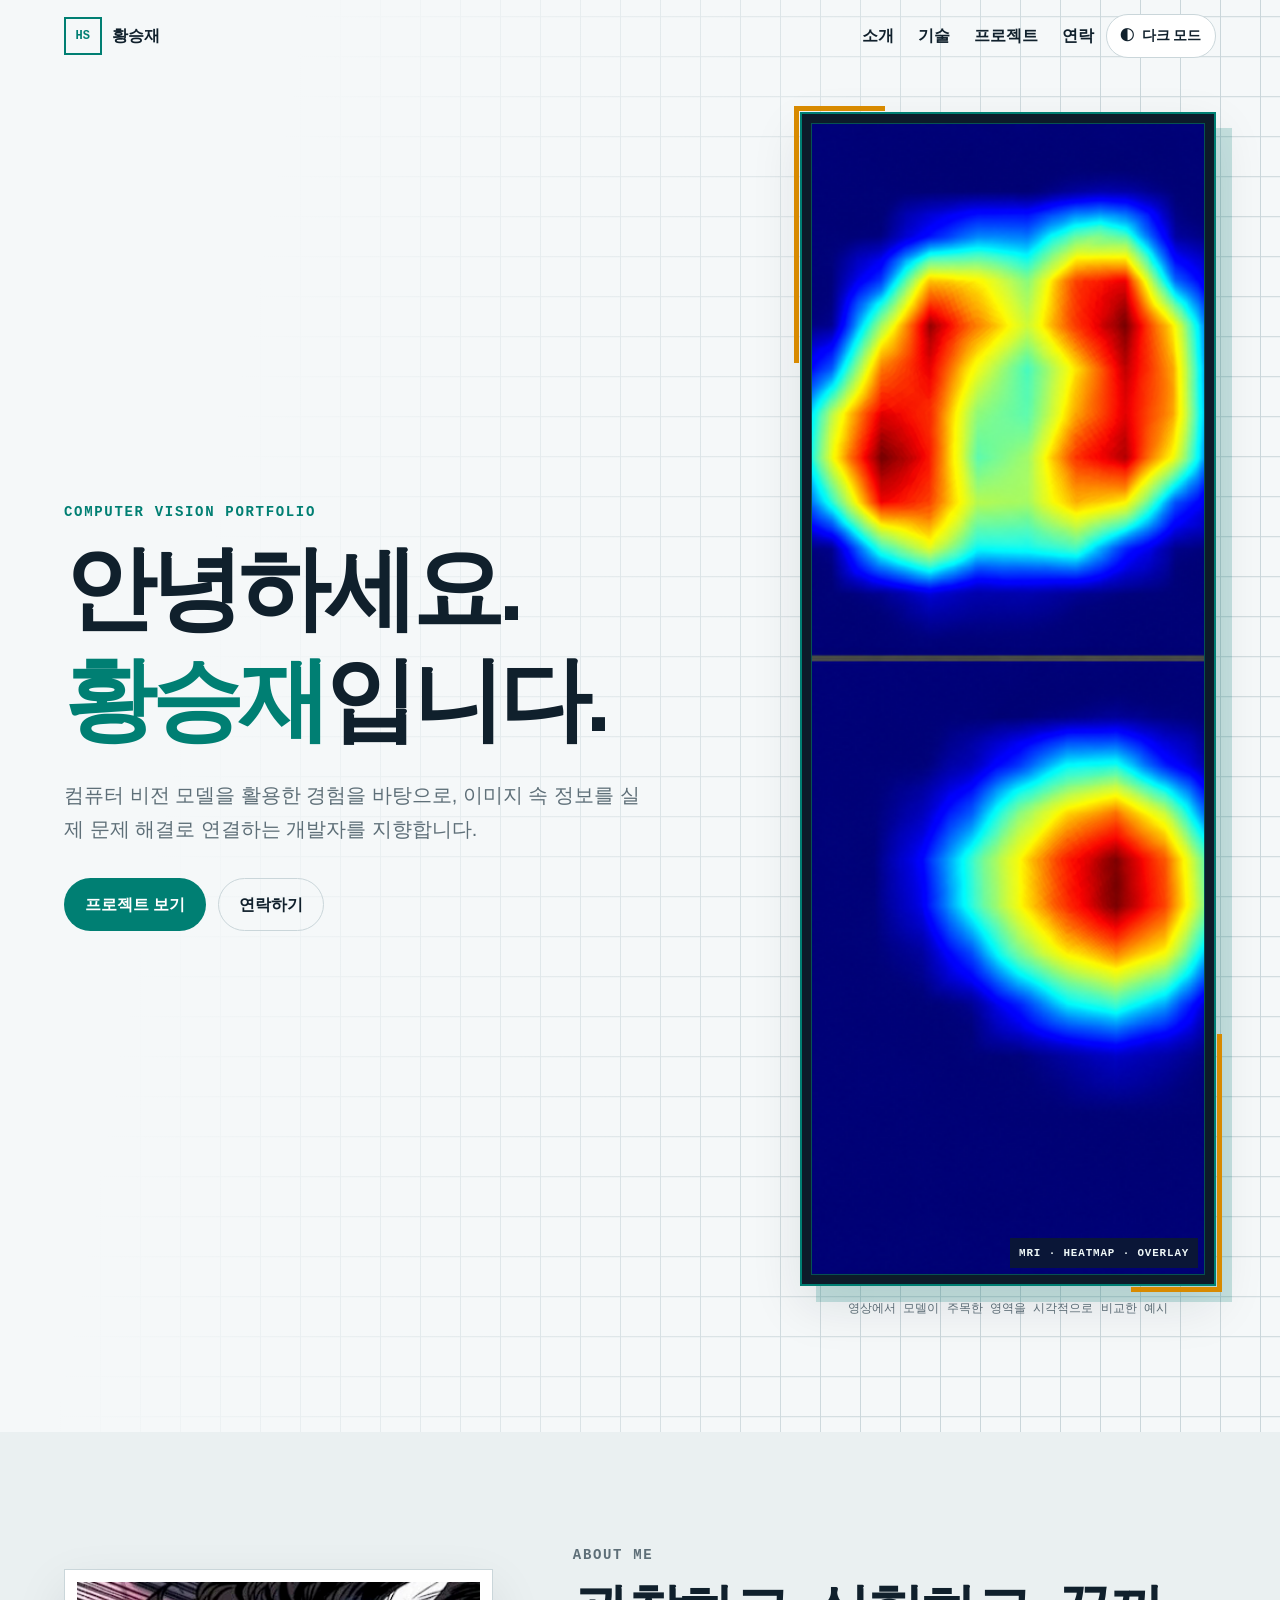
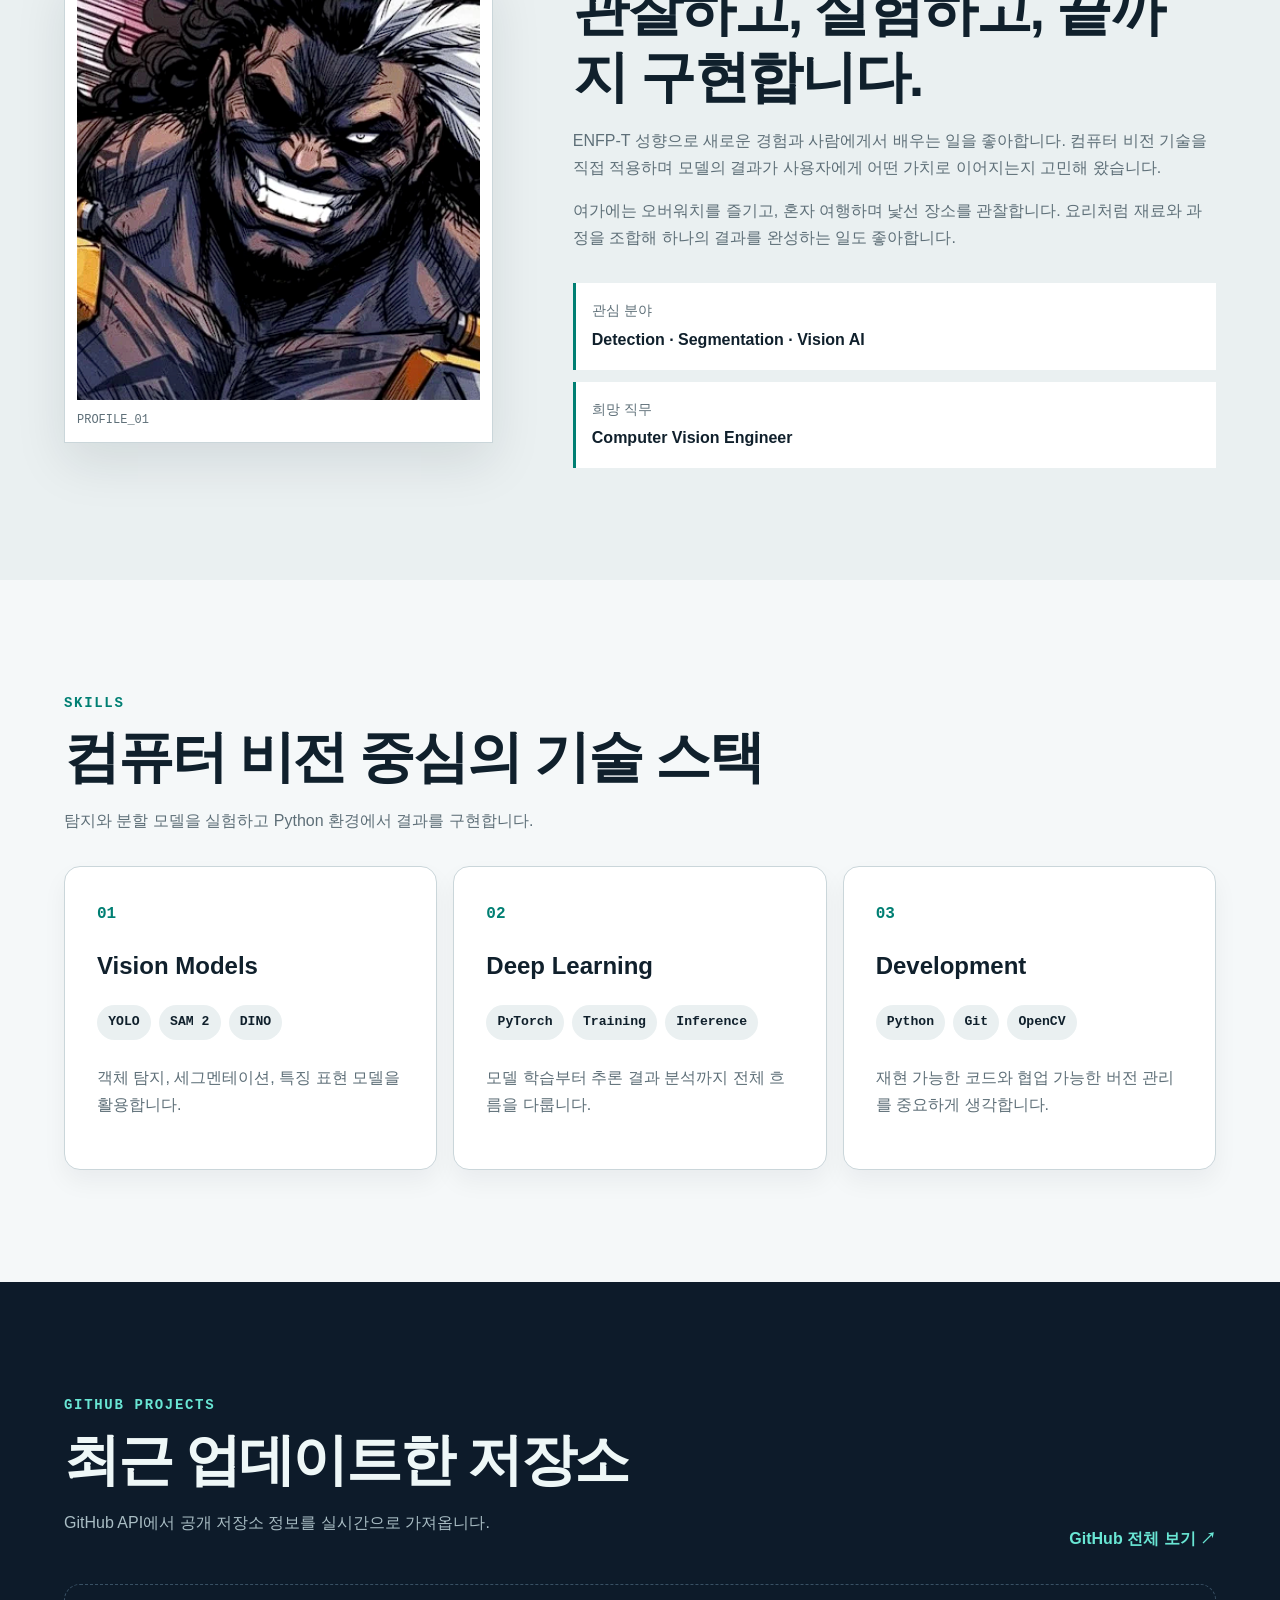
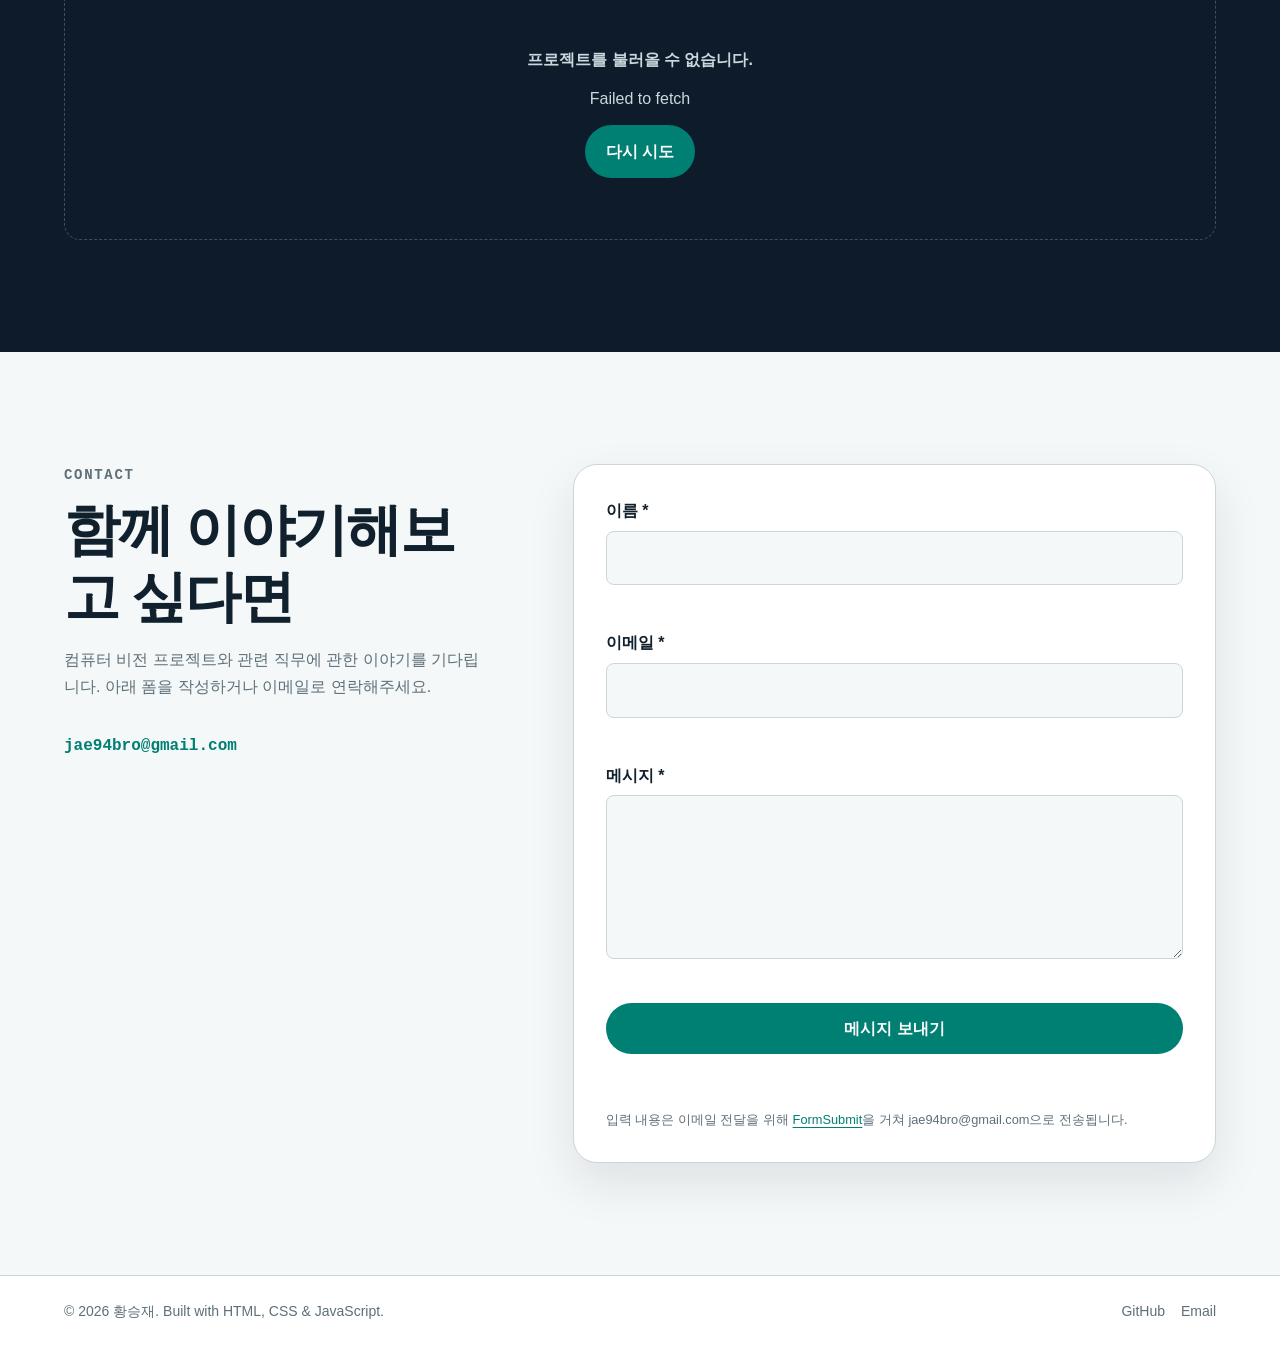
<file: index.html>
<!doctype html>
<!--
  황승재 컴퓨터 비전 포트폴리오
  HTML은 콘텐츠의 의미와 접근성만 담당하고, 디자인과 동작은 CSS/JavaScript로 분리합니다.
-->
<html lang="ko" data-theme="light">
  <head>
    <meta charset="UTF-8" />
    <meta name="viewport" content="width=device-width, initial-scale=1.0" />
    <meta
      name="description"
      content="컴퓨터 비전 분야를 지향하는 황승재의 프로젝트와 기술 경험을 소개합니다."
    />
    <meta name="author" content="황승재" />
    <title>황승재 | Computer Vision Portfolio</title>
    <link
      rel="icon"
      type="image/svg+xml"
      href="data:image/svg+xml,%3Csvg xmlns='http://www.w3.org/2000/svg' viewBox='0 0 64 64'%3E%3Crect width='64' height='64' rx='12' fill='%230d1b2a'/%3E%3Cpath d='M12 22V12h10M42 12h10v10M52 42v10H42M22 52H12V42' fill='none' stroke='%2300c2a8' stroke-width='5' stroke-linecap='round'/%3E%3Ccircle cx='32' cy='32' r='7' fill='%23f4b942'/%3E%3C/svg%3E"
    />
    <link rel="stylesheet" href="css/style.css" />
    <script src="js/script.js" defer></script>
  </head>
  <body>
    <a class="skip-link" href="#main-content">본문으로 바로가기</a>

    <!-- 고정 헤더: 데스크톱 메뉴와 모바일 햄버거 메뉴를 함께 제공합니다. -->
    <header class="site-header" id="site-header">
      <nav class="nav container" aria-label="주요 메뉴">
        <a class="logo" href="#hero" aria-label="황승재 포트폴리오 홈">
          <span class="logo-mark" aria-hidden="true">HS</span>
          <span>황승재</span>
        </a>

        <div class="nav-actions">
          <button
            class="theme-toggle"
            id="theme-toggle"
            type="button"
            aria-label="다크 모드로 전환"
          >
            <span id="theme-icon" aria-hidden="true">◐</span>
            <span class="theme-label" id="theme-label">다크 모드</span>
          </button>

          <button
            class="menu-toggle"
            id="menu-toggle"
            type="button"
            aria-label="메뉴 열기"
            aria-controls="nav-menu"
            aria-expanded="false"
          >
            <span></span>
            <span></span>
            <span></span>
          </button>
        </div>

        <ul class="nav-menu" id="nav-menu">
          <li><a href="#about">소개</a></li>
          <li><a href="#skills">기술</a></li>
          <li><a href="#projects">프로젝트</a></li>
          <li><a href="#contact">연락</a></li>
        </ul>
      </nav>
    </header>

    <main id="main-content">
      <!-- Hero: 포트폴리오의 방향과 핵심 행동을 첫 화면에 제시합니다. -->
      <section class="hero section" id="hero" aria-labelledby="hero-title">
        <div class="hero-grid container">
          <div class="hero-copy reveal">
            <p class="eyebrow">Computer Vision Portfolio</p>
            <h1 id="hero-title">
              안녕하세요.<br />
              <span>황승재</span>입니다.
            </h1>
            <p class="hero-description">
              컴퓨터 비전 모델을 활용한 경험을 바탕으로, 이미지 속 정보를
              실제 문제 해결로 연결하는 개발자를 지향합니다.
            </p>
            <div class="hero-cta">
              <a class="button button-primary" href="#projects">프로젝트 보기</a>
              <a class="button button-secondary" href="#contact">연락하기</a>
            </div>
          </div>

          <!-- 실제 MRI·히트맵 시각화로 컴퓨터 비전 관심 분야를 직관적으로 보여줍니다. -->
          <figure class="hero-visual reveal">
            <div class="hero-image-frame">
              <img
                src="images/brain-heatmap.png"
                alt="뇌 MRI와 모델 히트맵 및 오버레이 결과를 비교한 컴퓨터 비전 시각화"
                width="1536"
                height="1152"
              />
              <span class="hero-image-label" aria-hidden="true">MRI · HEATMAP · OVERLAY</span>
            </div>
            <figcaption>영상에서 모델이 주목한 영역을 시각적으로 비교한 예시</figcaption>
          </figure>
        </div>
      </section>

      <!-- About: 사용자 제공 소개와 프로필 이미지를 시맨틱하게 구성합니다. -->
      <section class="section section-muted" id="about" aria-labelledby="about-title">
        <div class="container about-grid">
          <div class="profile-frame reveal">
            <img
              src="images/profile.png"
              alt="황승재가 선택한 프로필 일러스트"
              width="456"
              height="418"
            />
            <span class="profile-caption">PROFILE_01</span>
          </div>

          <div class="about-copy reveal">
            <p class="section-kicker">About me</p>
            <h2 id="about-title">관찰하고, 실험하고, 끝까지 구현합니다.</h2>
            <p>
              ENFP-T 성향으로 새로운 경험과 사람에게서 배우는 일을 좋아합니다.
              컴퓨터 비전 기술을 직접 적용하며 모델의 결과가 사용자에게 어떤
              가치로 이어지는지 고민해 왔습니다.
            </p>
            <p>
              여가에는 오버워치를 즐기고, 혼자 여행하며 낯선 장소를 관찰합니다.
              요리처럼 재료와 과정을 조합해 하나의 결과를 완성하는 일도 좋아합니다.
            </p>
            <dl class="about-facts">
              <div>
                <dt>관심 분야</dt>
                <dd>Detection · Segmentation · Vision AI</dd>
              </div>
              <div>
                <dt>희망 직무</dt>
                <dd>Computer Vision Engineer</dd>
              </div>
            </dl>
          </div>
        </div>
      </section>

      <!-- Skills: 모델과 개발 도구를 그룹별로 구분합니다. -->
      <section class="section" id="skills" aria-labelledby="skills-title">
        <div class="container">
          <div class="section-heading reveal">
            <p class="section-kicker">Skills</p>
            <h2 id="skills-title">컴퓨터 비전 중심의 기술 스택</h2>
            <p>탐지와 분할 모델을 실험하고 Python 환경에서 결과를 구현합니다.</p>
          </div>

          <div class="skills-grid">
            <article class="skill-card reveal">
              <span class="card-number">01</span>
              <h3>Vision Models</h3>
              <ul class="tag-list" aria-label="비전 모델 기술">
                <li>YOLO</li>
                <li>SAM 2</li>
                <li>DINO</li>
              </ul>
              <p>객체 탐지, 세그멘테이션, 특징 표현 모델을 활용합니다.</p>
            </article>

            <article class="skill-card reveal">
              <span class="card-number">02</span>
              <h3>Deep Learning</h3>
              <ul class="tag-list" aria-label="딥러닝 기술">
                <li>PyTorch</li>
                <li>Training</li>
                <li>Inference</li>
              </ul>
              <p>모델 학습부터 추론 결과 분석까지 전체 흐름을 다룹니다.</p>
            </article>

            <article class="skill-card reveal">
              <span class="card-number">03</span>
              <h3>Development</h3>
              <ul class="tag-list" aria-label="개발 기술">
                <li>Python</li>
                <li>Git</li>
                <li>OpenCV</li>
              </ul>
              <p>재현 가능한 코드와 협업 가능한 버전 관리를 중요하게 생각합니다.</p>
            </article>
          </div>
        </div>
      </section>

      <!-- Projects: GitHub API의 로딩·성공·에러·빈 상태가 JavaScript로 렌더링됩니다. -->
      <section class="section section-dark" id="projects" aria-labelledby="projects-title">
        <div class="container">
          <div class="projects-heading reveal">
            <div>
              <p class="section-kicker">GitHub Projects</p>
              <h2 id="projects-title">최근 업데이트한 저장소</h2>
              <p>GitHub API에서 공개 저장소 정보를 실시간으로 가져옵니다.</p>
            </div>
            <a
              class="text-link"
              href="https://github.com/bidulgiya999"
              target="_blank"
              rel="noopener noreferrer"
            >
              GitHub 전체 보기 <span aria-hidden="true">↗</span>
            </a>
          </div>

          <div
            class="project-filters"
            id="project-filters"
            aria-label="프로젝트 언어 필터"
            hidden
          ></div>

          <div
            class="projects-grid"
            id="projects-grid"
            aria-live="polite"
            aria-busy="true"
          >
            <div class="project-state">
              <span class="spinner" aria-hidden="true"></span>
              <p>프로젝트를 불러오는 중입니다.</p>
            </div>
          </div>

          <noscript>
            <p class="noscript-message">
              프로젝트 목록을 보려면 브라우저에서 JavaScript를 활성화해주세요.
            </p>
          </noscript>
        </div>
      </section>

      <!-- Contact: 입력값을 검증한 뒤 FormSubmit을 통해 지정된 이메일로 전달합니다. -->
      <section class="section" id="contact" aria-labelledby="contact-title">
        <div class="container contact-grid">
          <div class="contact-copy reveal">
            <p class="section-kicker">Contact</p>
            <h2 id="contact-title">함께 이야기해보고 싶다면</h2>
            <p>
              컴퓨터 비전 프로젝트와 관련 직무에 관한 이야기를 기다립니다.
              아래 폼을 작성하거나 이메일로 연락해주세요.
            </p>
            <a class="contact-email" href="mailto:jae94bro@gmail.com">
              jae94bro@gmail.com
            </a>
          </div>

          <form
            class="contact-form reveal"
            id="contact-form"
            action="https://formsubmit.co/jae94bro@gmail.com"
            method="POST"
            novalidate
          >
            <!-- JavaScript를 사용할 수 없는 환경에서도 적용되는 전송 설정입니다. -->
            <input type="hidden" name="_subject" value="포트폴리오에서 새로운 문의가 도착했습니다." />
            <input type="hidden" name="_template" value="table" />
            <input type="hidden" name="_captcha" value="false" />
            <input type="hidden" name="_url" id="form-url" value="" />

            <!-- 화면에서는 보이지 않지만 자동 입력 봇을 걸러내는 허니팟 필드입니다. -->
            <div class="honeypot" aria-hidden="true">
              <label for="website">웹사이트</label>
              <input id="website" name="_honey" type="text" tabindex="-1" autocomplete="off" />
            </div>

            <div class="form-field">
              <label for="name">이름 <span aria-hidden="true">*</span></label>
              <input
                id="name"
                name="name"
                type="text"
                autocomplete="name"
                aria-describedby="name-error"
                data-validate
                required
              />
              <span class="field-error" id="name-error" aria-live="polite"></span>
            </div>

            <div class="form-field">
              <label for="email">이메일 <span aria-hidden="true">*</span></label>
              <input
                id="email"
                name="email"
                type="email"
                autocomplete="email"
                aria-describedby="email-error"
                data-validate
                required
              />
              <span class="field-error" id="email-error" aria-live="polite"></span>
            </div>

            <div class="form-field">
              <label for="message">메시지 <span aria-hidden="true">*</span></label>
              <textarea
                id="message"
                name="message"
                rows="5"
                aria-describedby="message-error"
                data-validate
                required
              ></textarea>
              <span class="field-error" id="message-error" aria-live="polite"></span>
            </div>

            <button class="button button-primary submit-button" type="submit">
              메시지 보내기
            </button>
            <p class="form-status" id="form-status" role="status" aria-live="polite"></p>
            <p class="form-notice">
              입력 내용은 이메일 전달을 위해
              <a href="https://formsubmit.co/" target="_blank" rel="noopener noreferrer">FormSubmit</a>을
              거쳐 jae94bro@gmail.com으로 전송됩니다.
            </p>
          </form>
        </div>
      </section>
    </main>

    <footer class="site-footer">
      <div class="container footer-content">
        <p>© <span id="current-year"></span> 황승재. Built with HTML, CSS &amp; JavaScript.</p>
        <div class="footer-links" aria-label="소셜 링크">
          <a href="https://github.com/bidulgiya999" target="_blank" rel="noopener noreferrer">
            GitHub
          </a>
          <a href="mailto:jae94bro@gmail.com">Email</a>
        </div>
      </div>
    </footer>

    <!-- 스크롤 최상단 기능은 유지하되, 화살표 대신 명확한 TOP 텍스트를 사용합니다. -->
    <button class="scroll-top" id="scroll-top" type="button" aria-label="페이지 맨 위로 이동">
      <span aria-hidden="true">TOP</span>
    </button>
  </body>
</html>
</file>
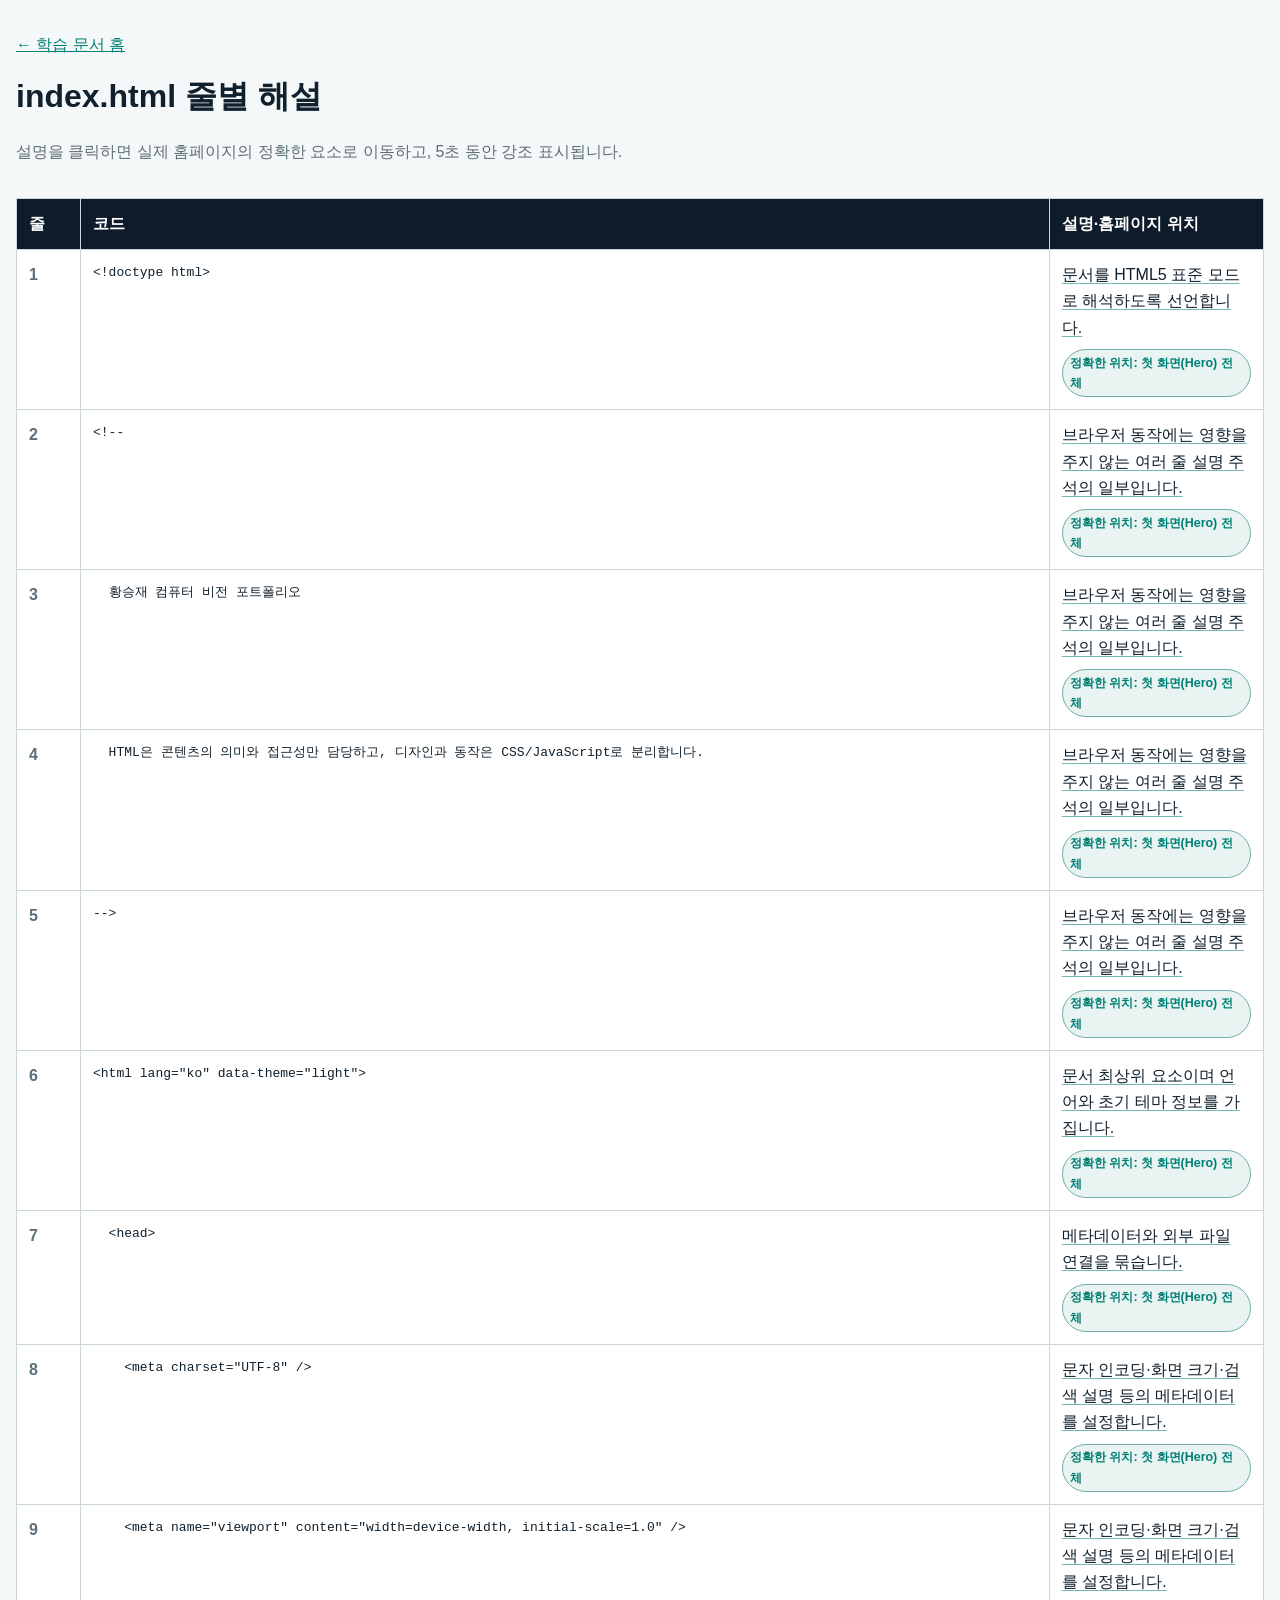
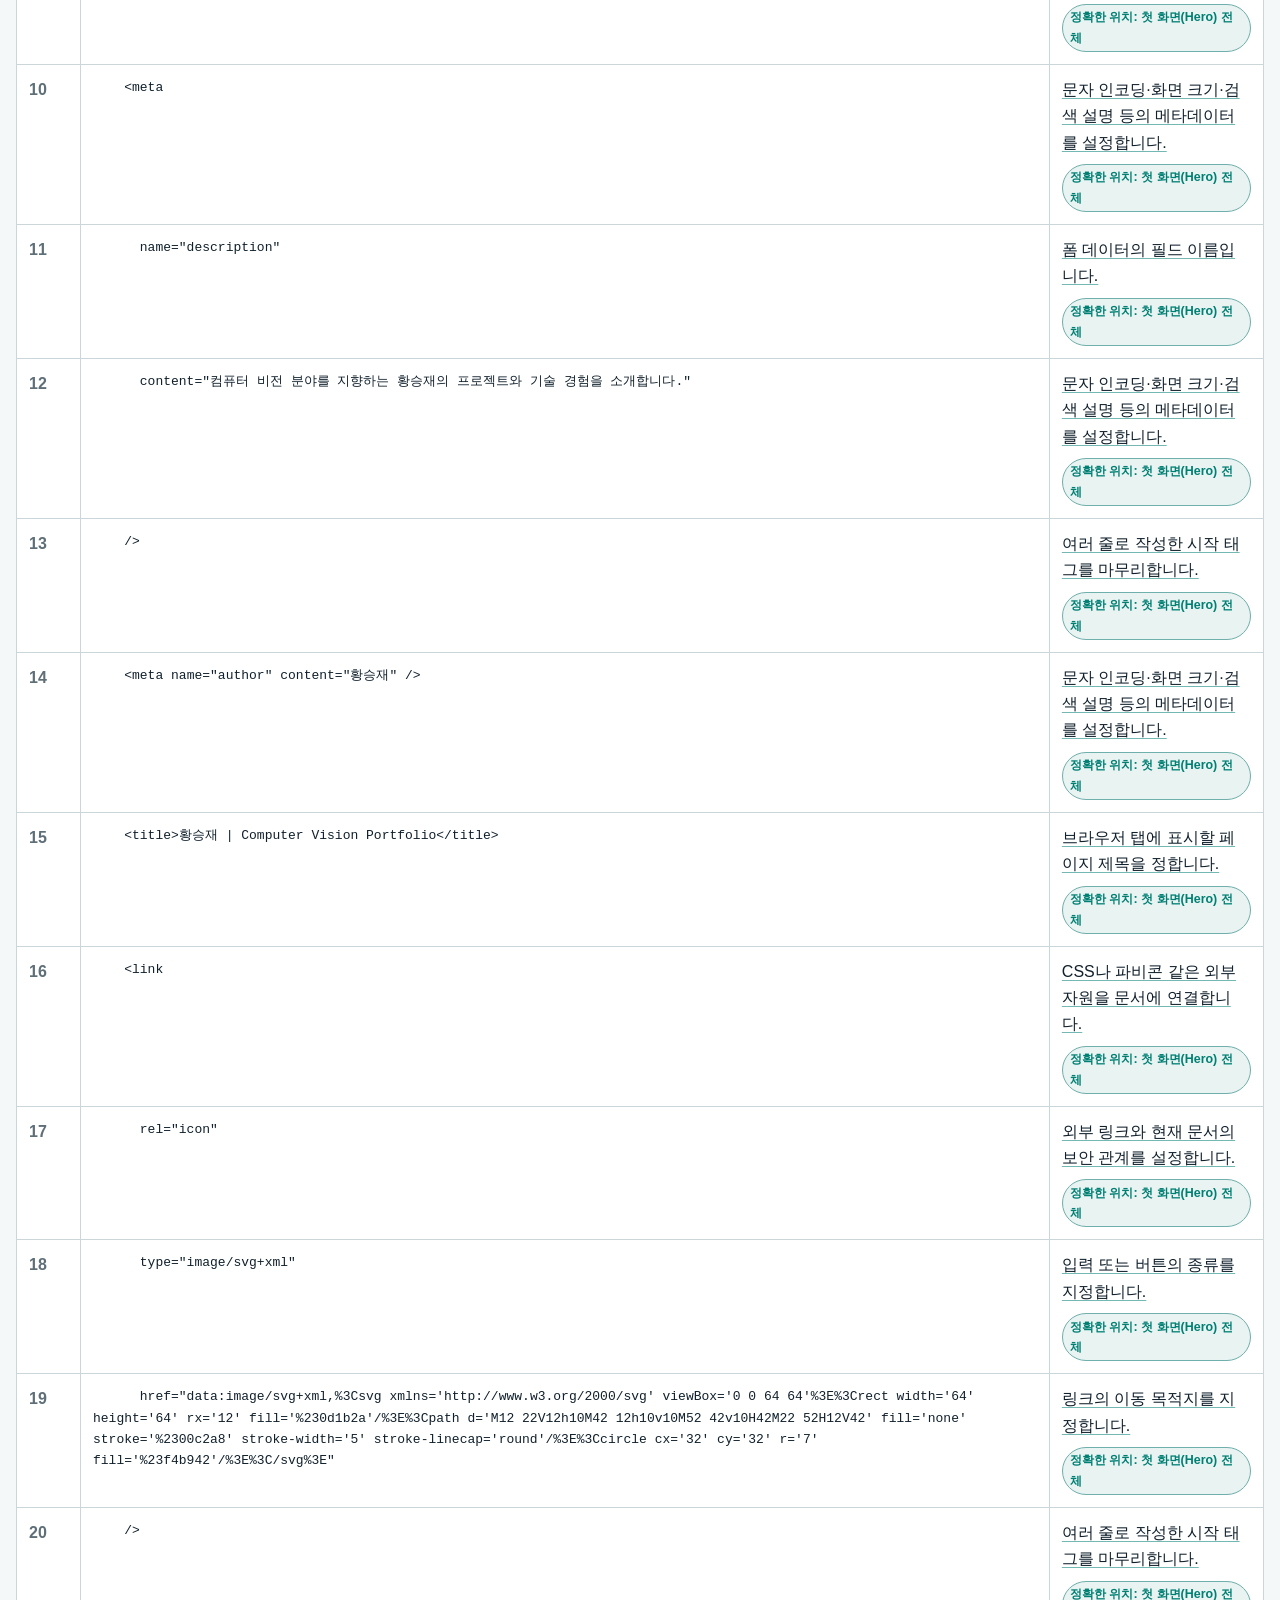
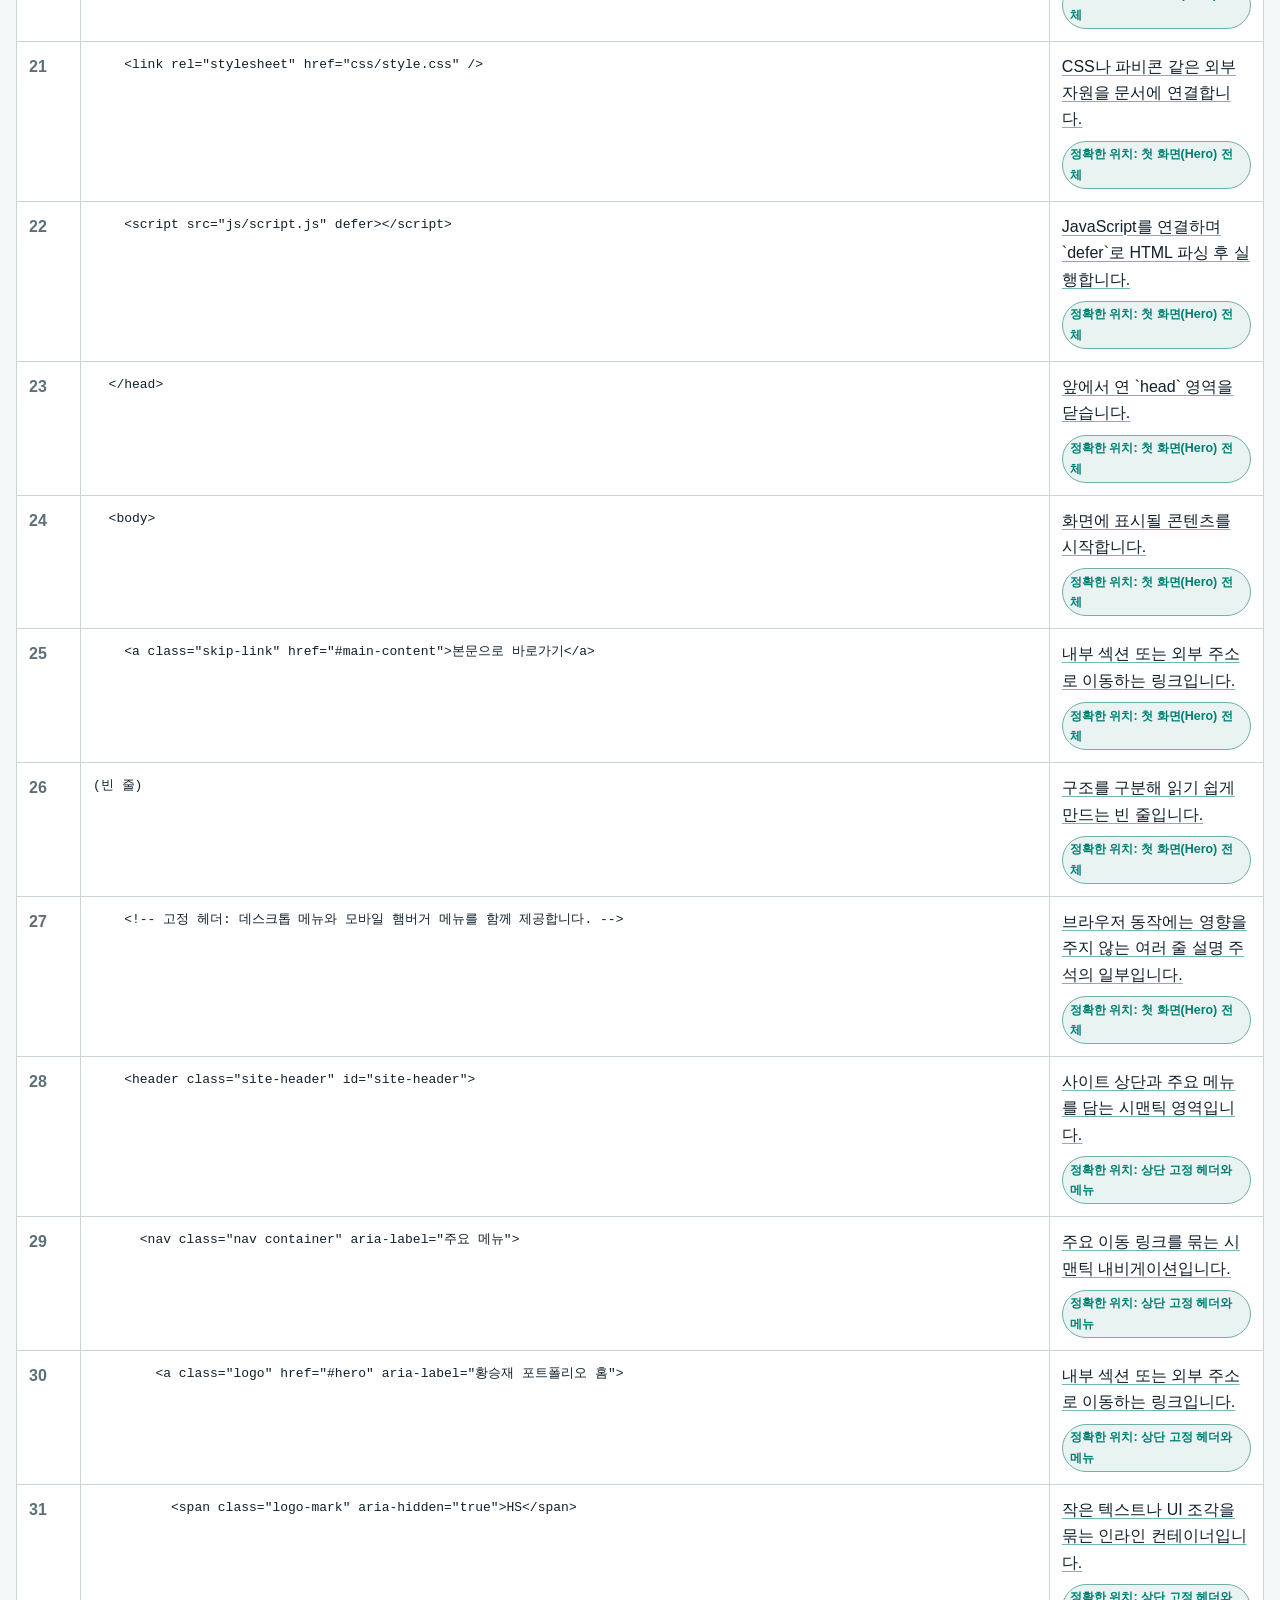
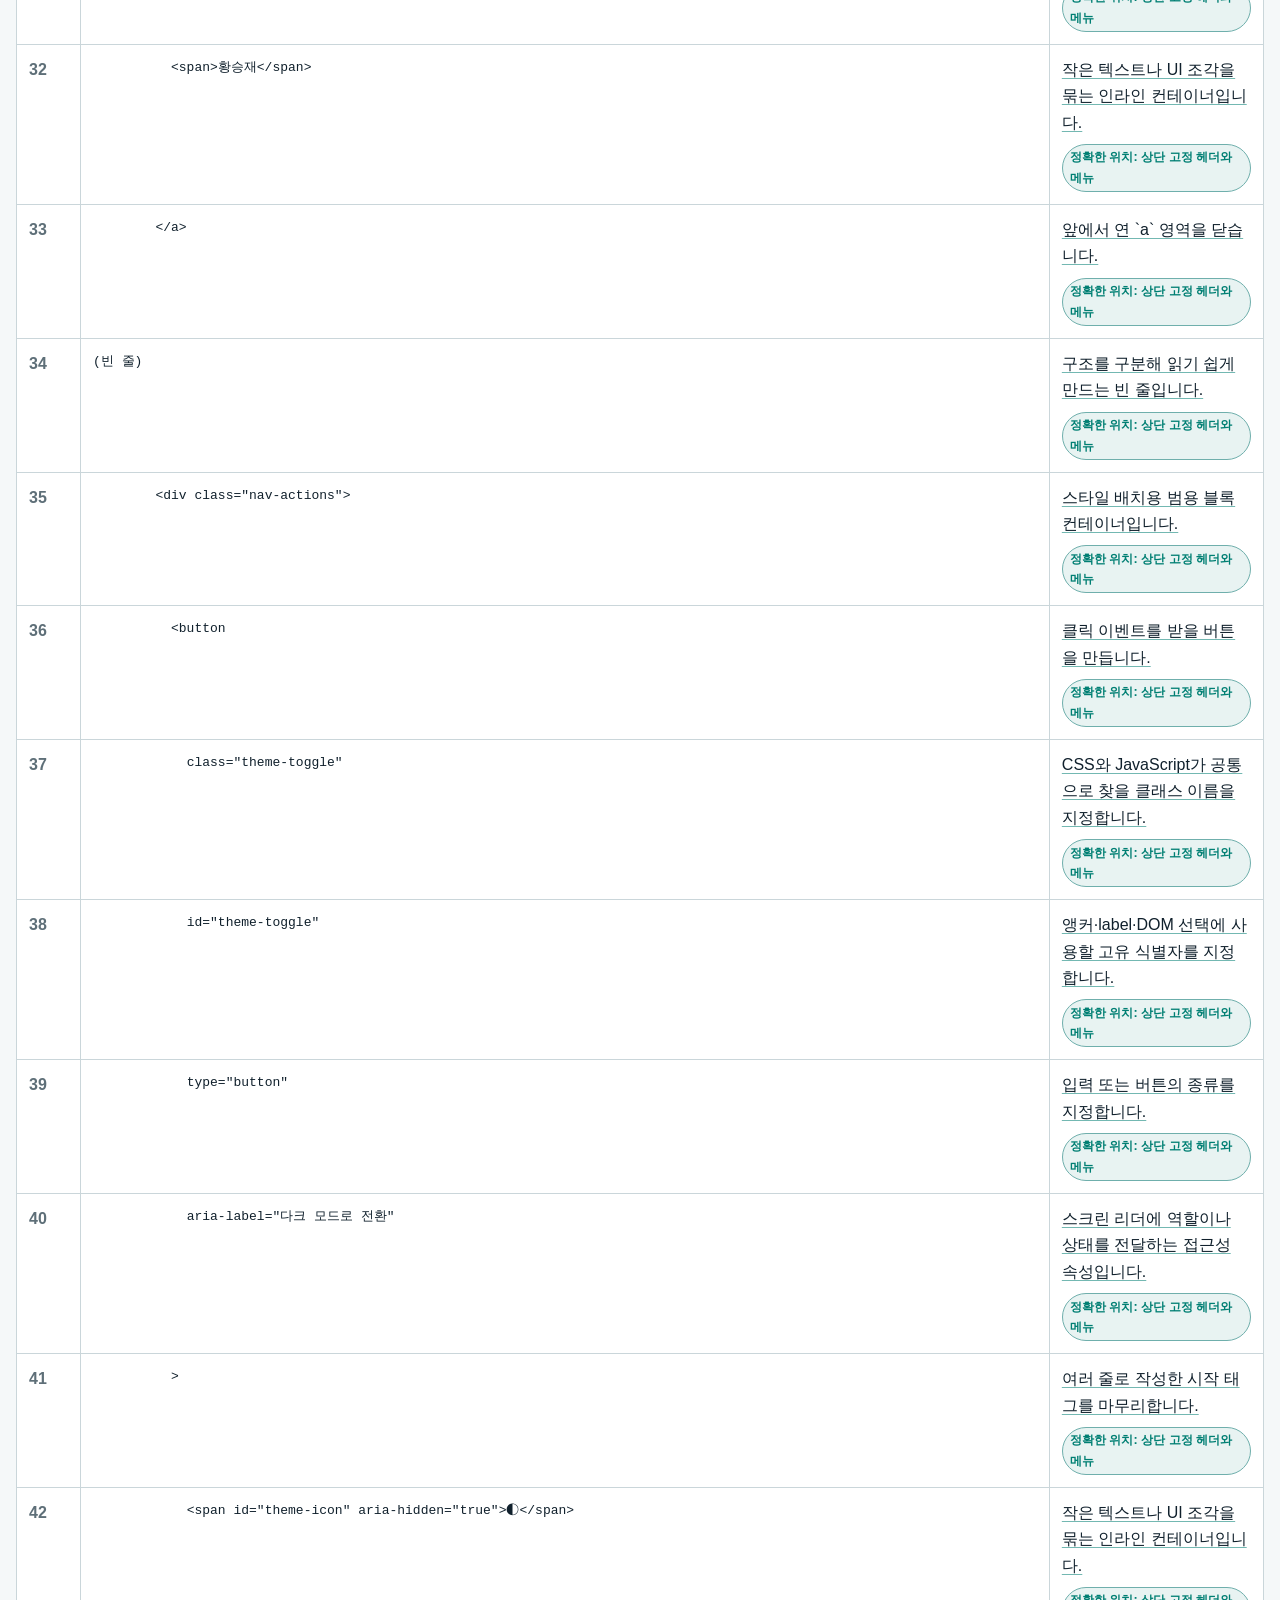
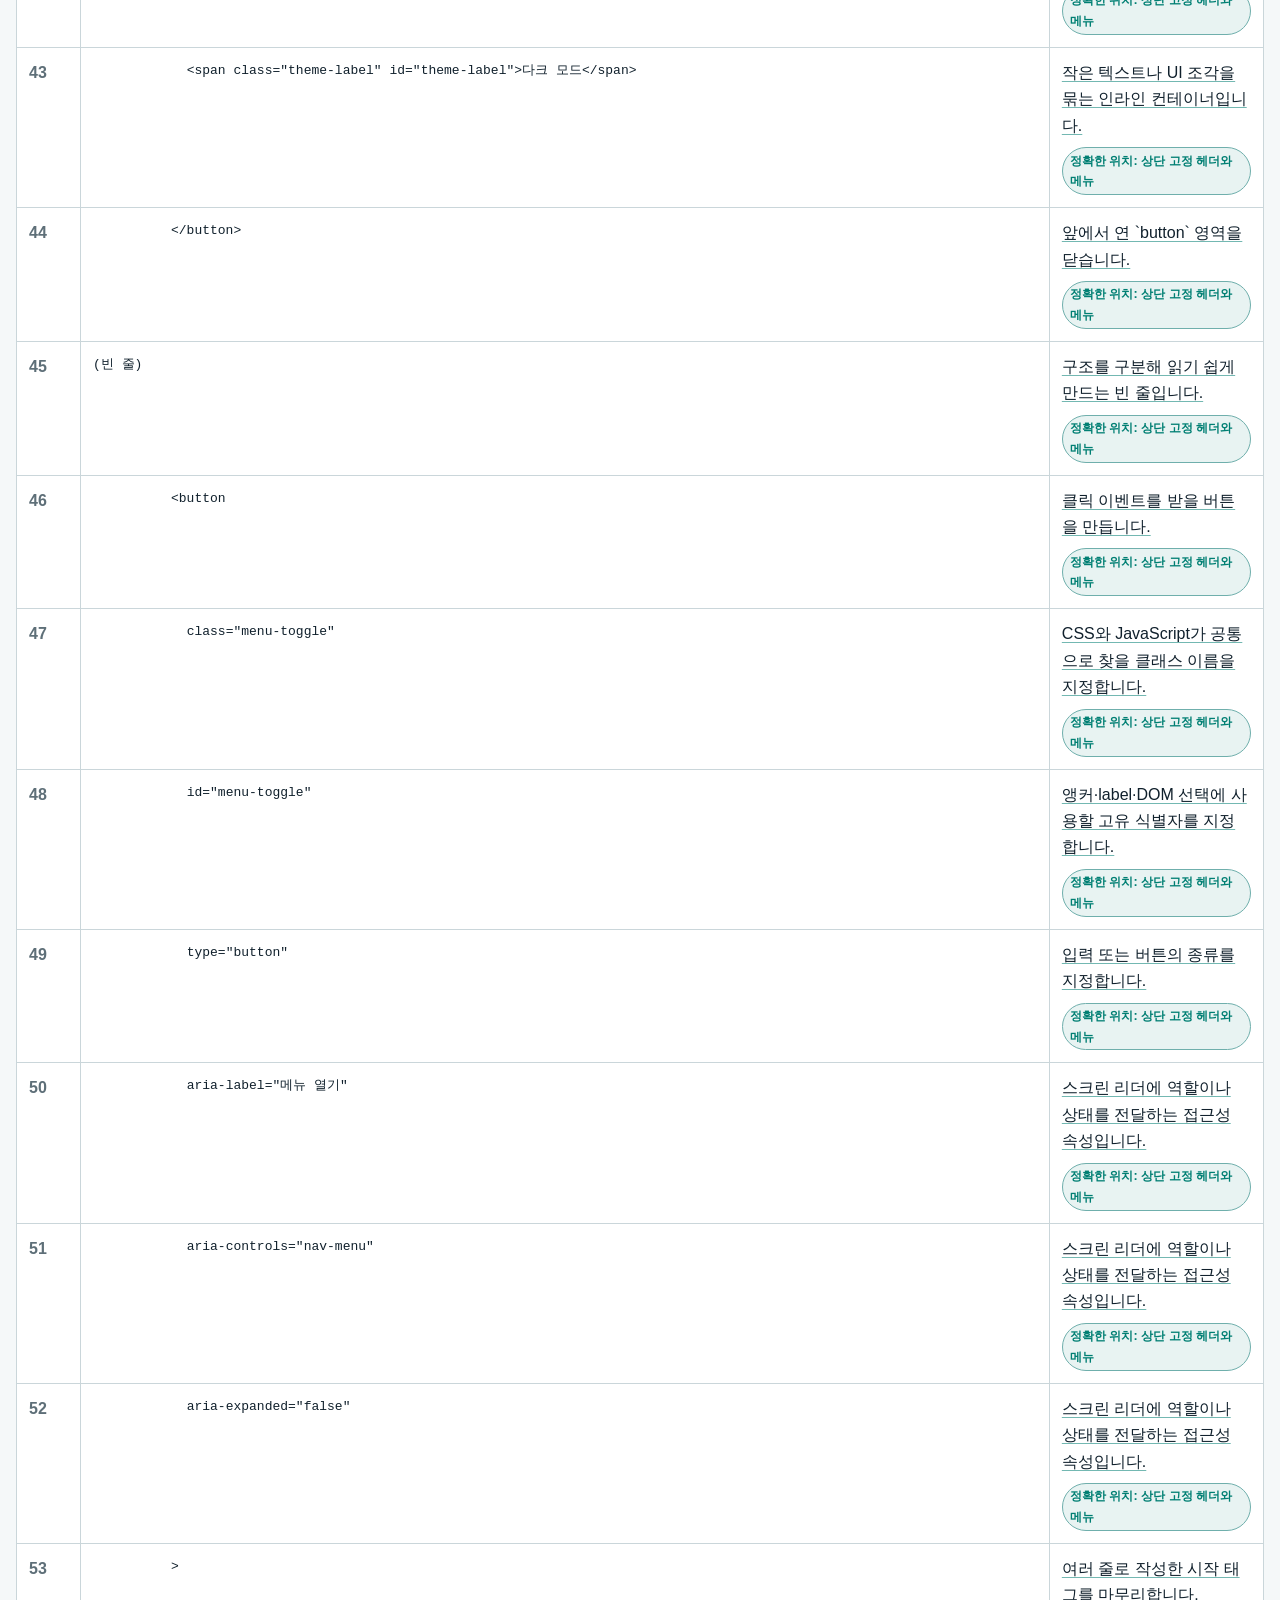
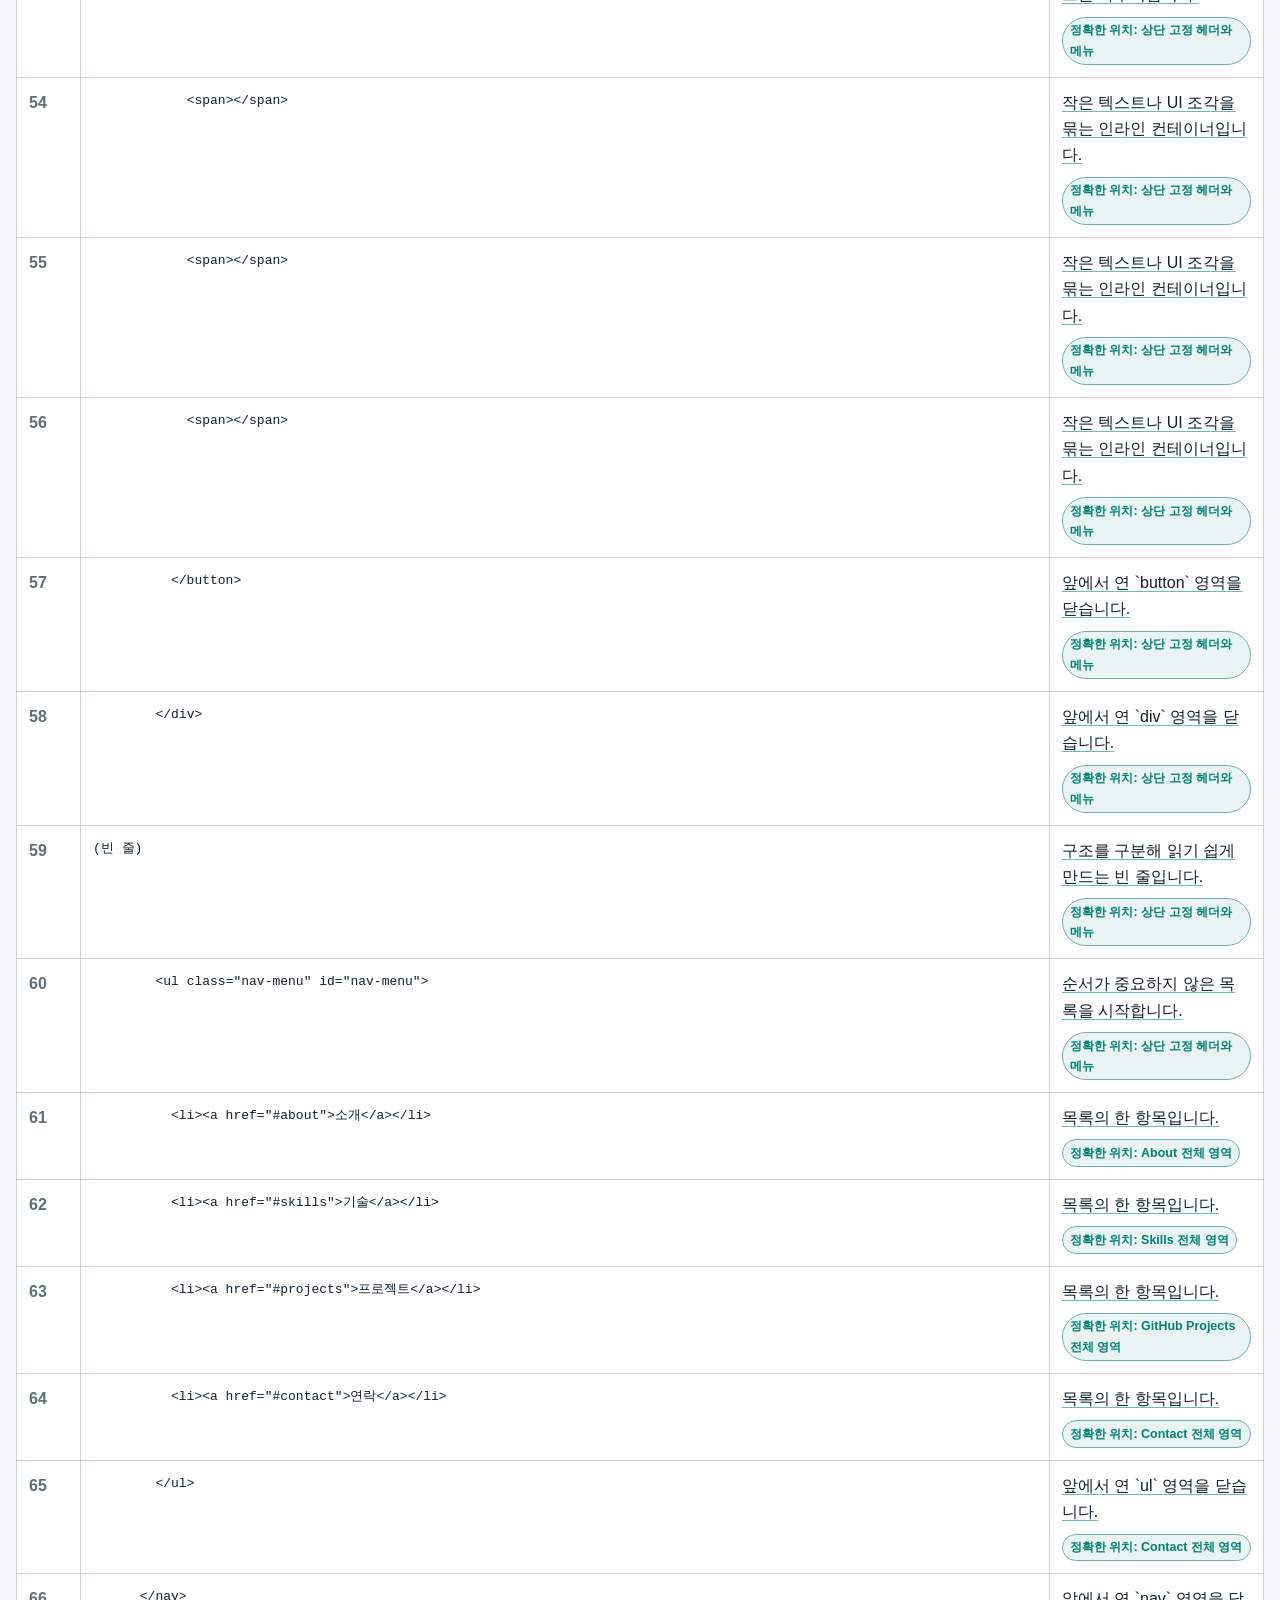
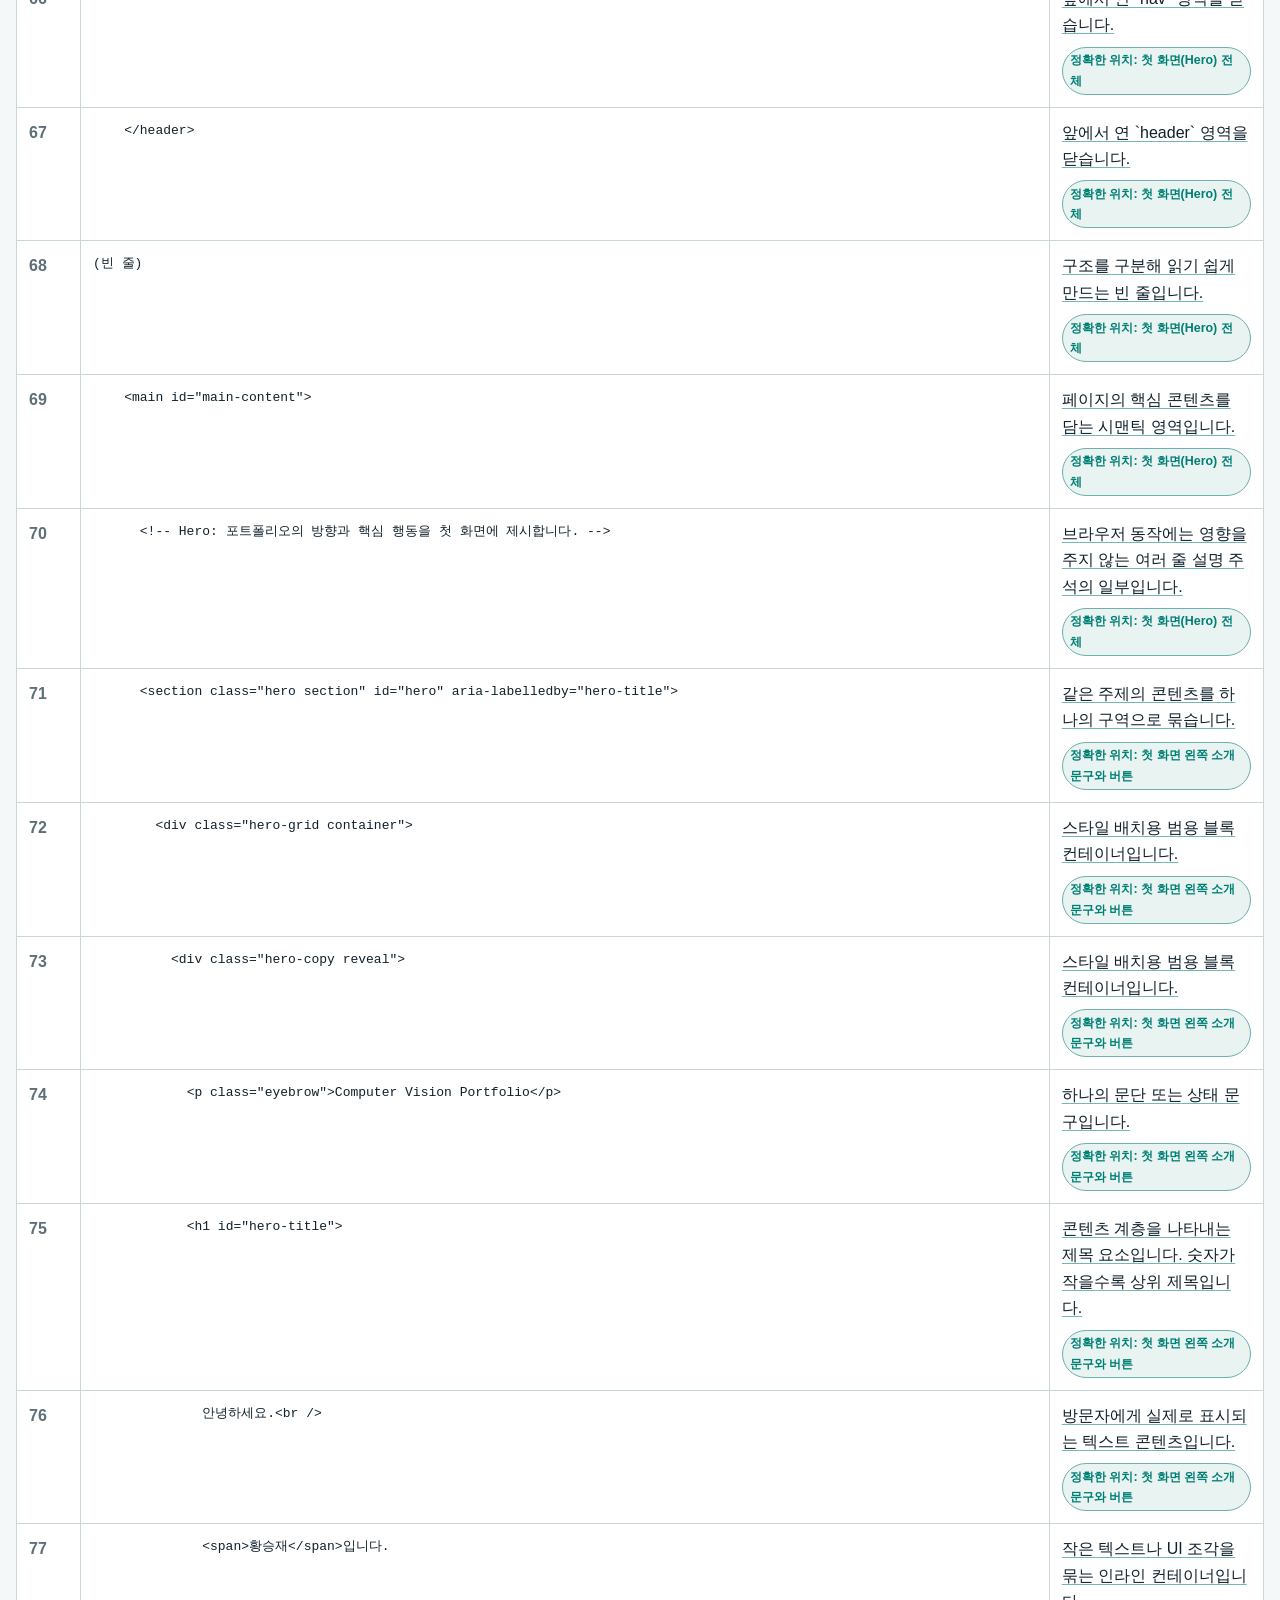
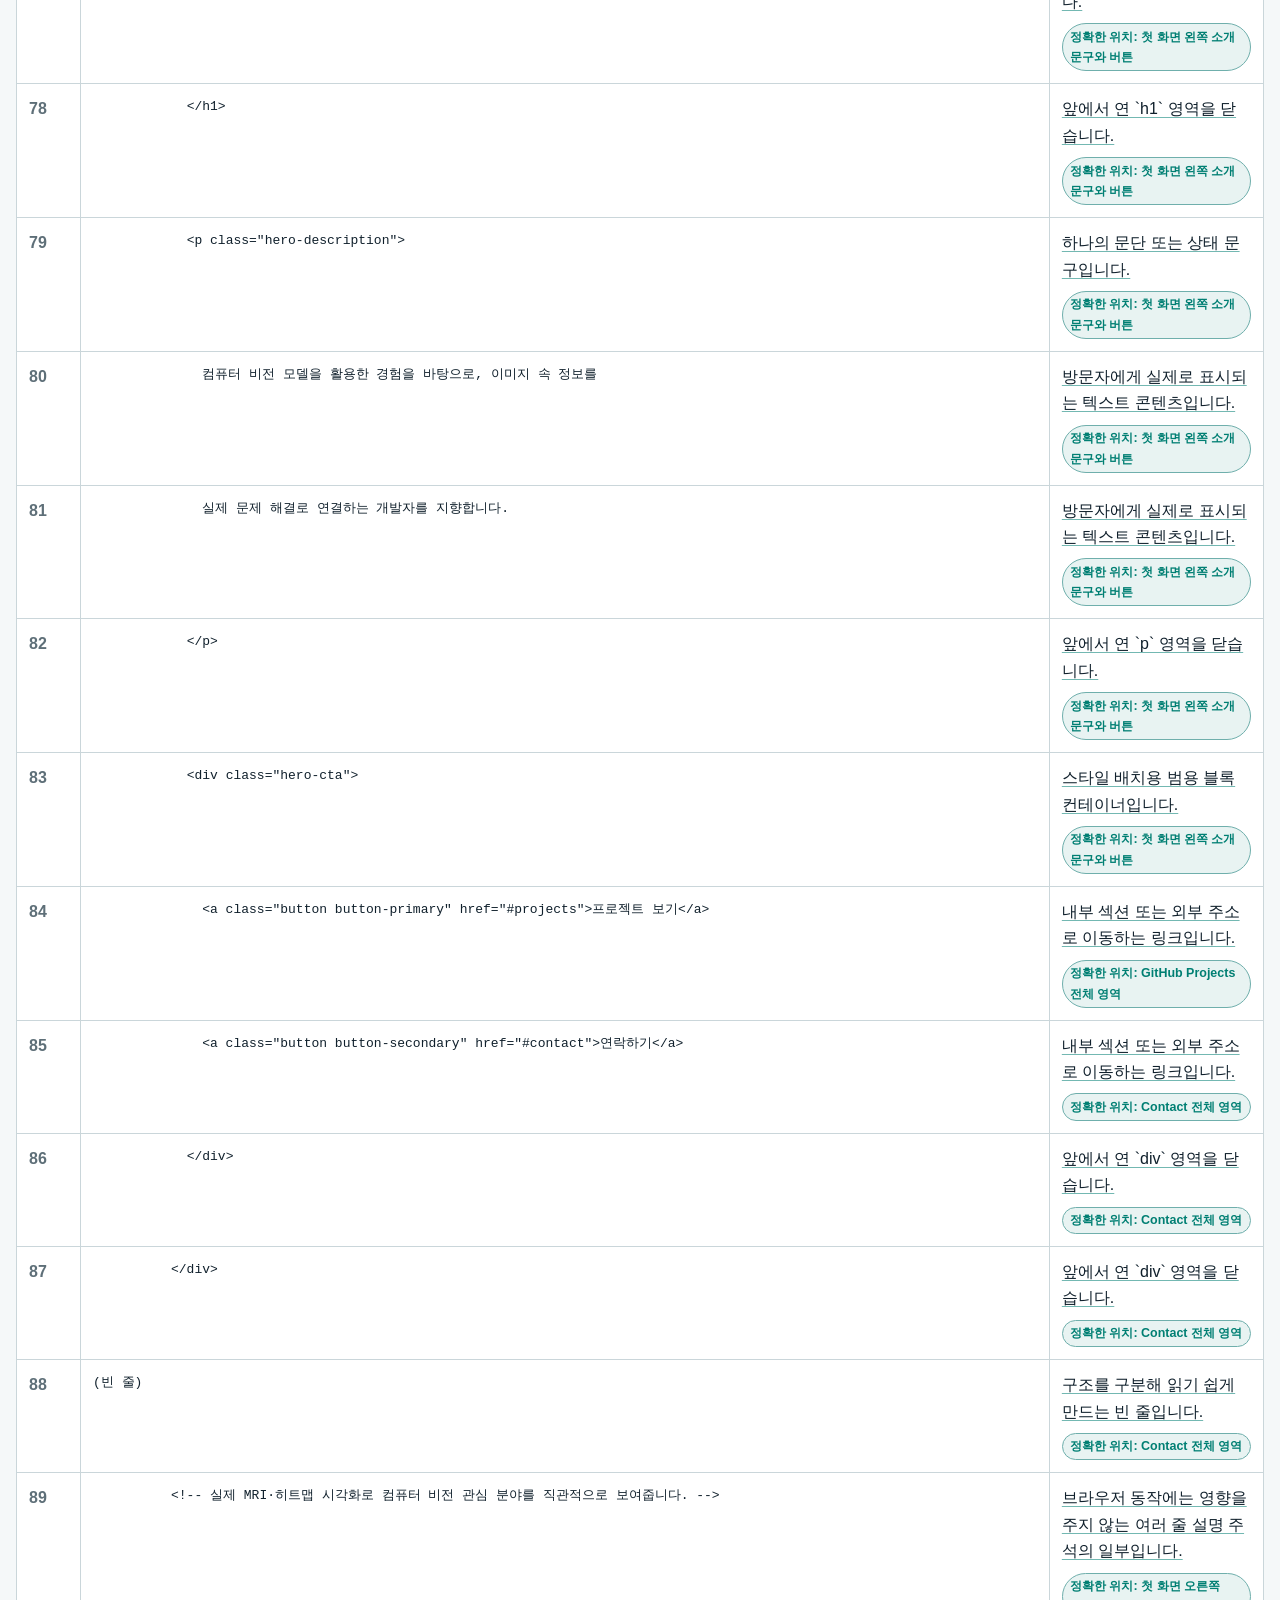
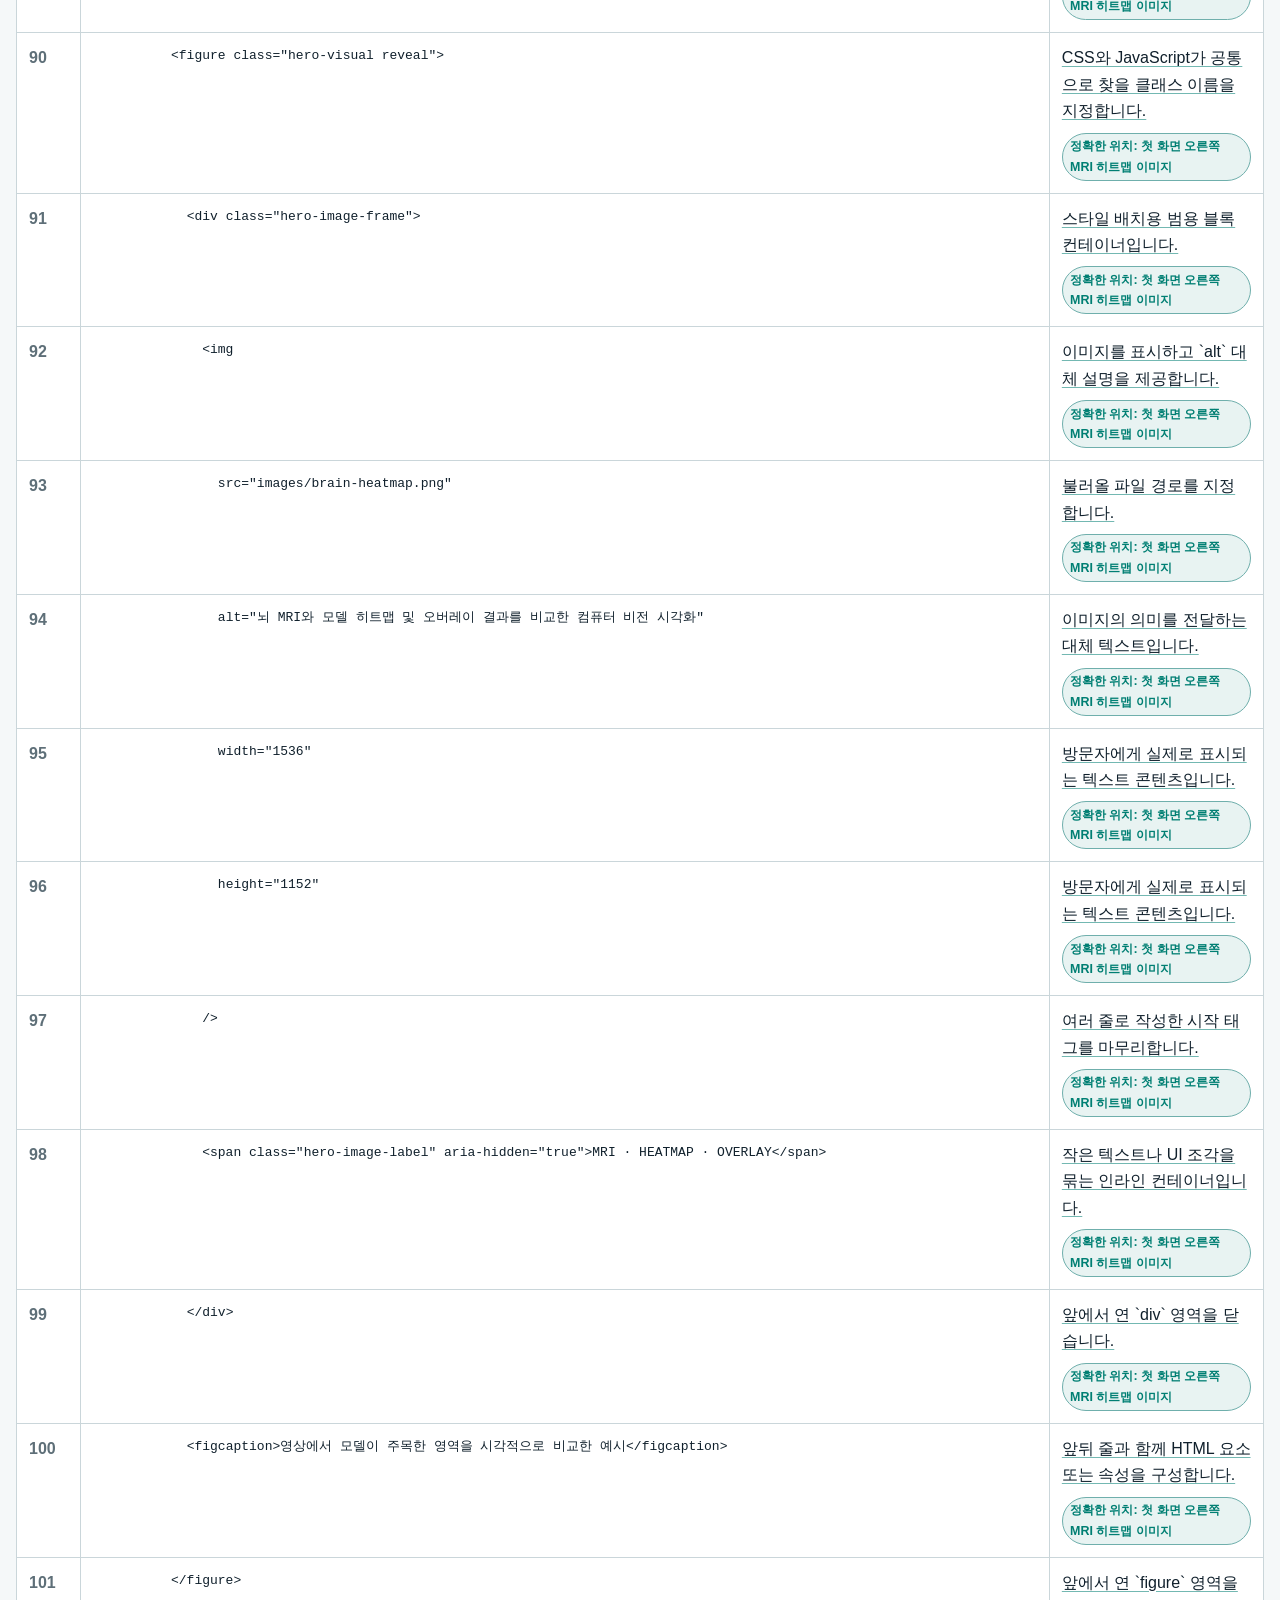
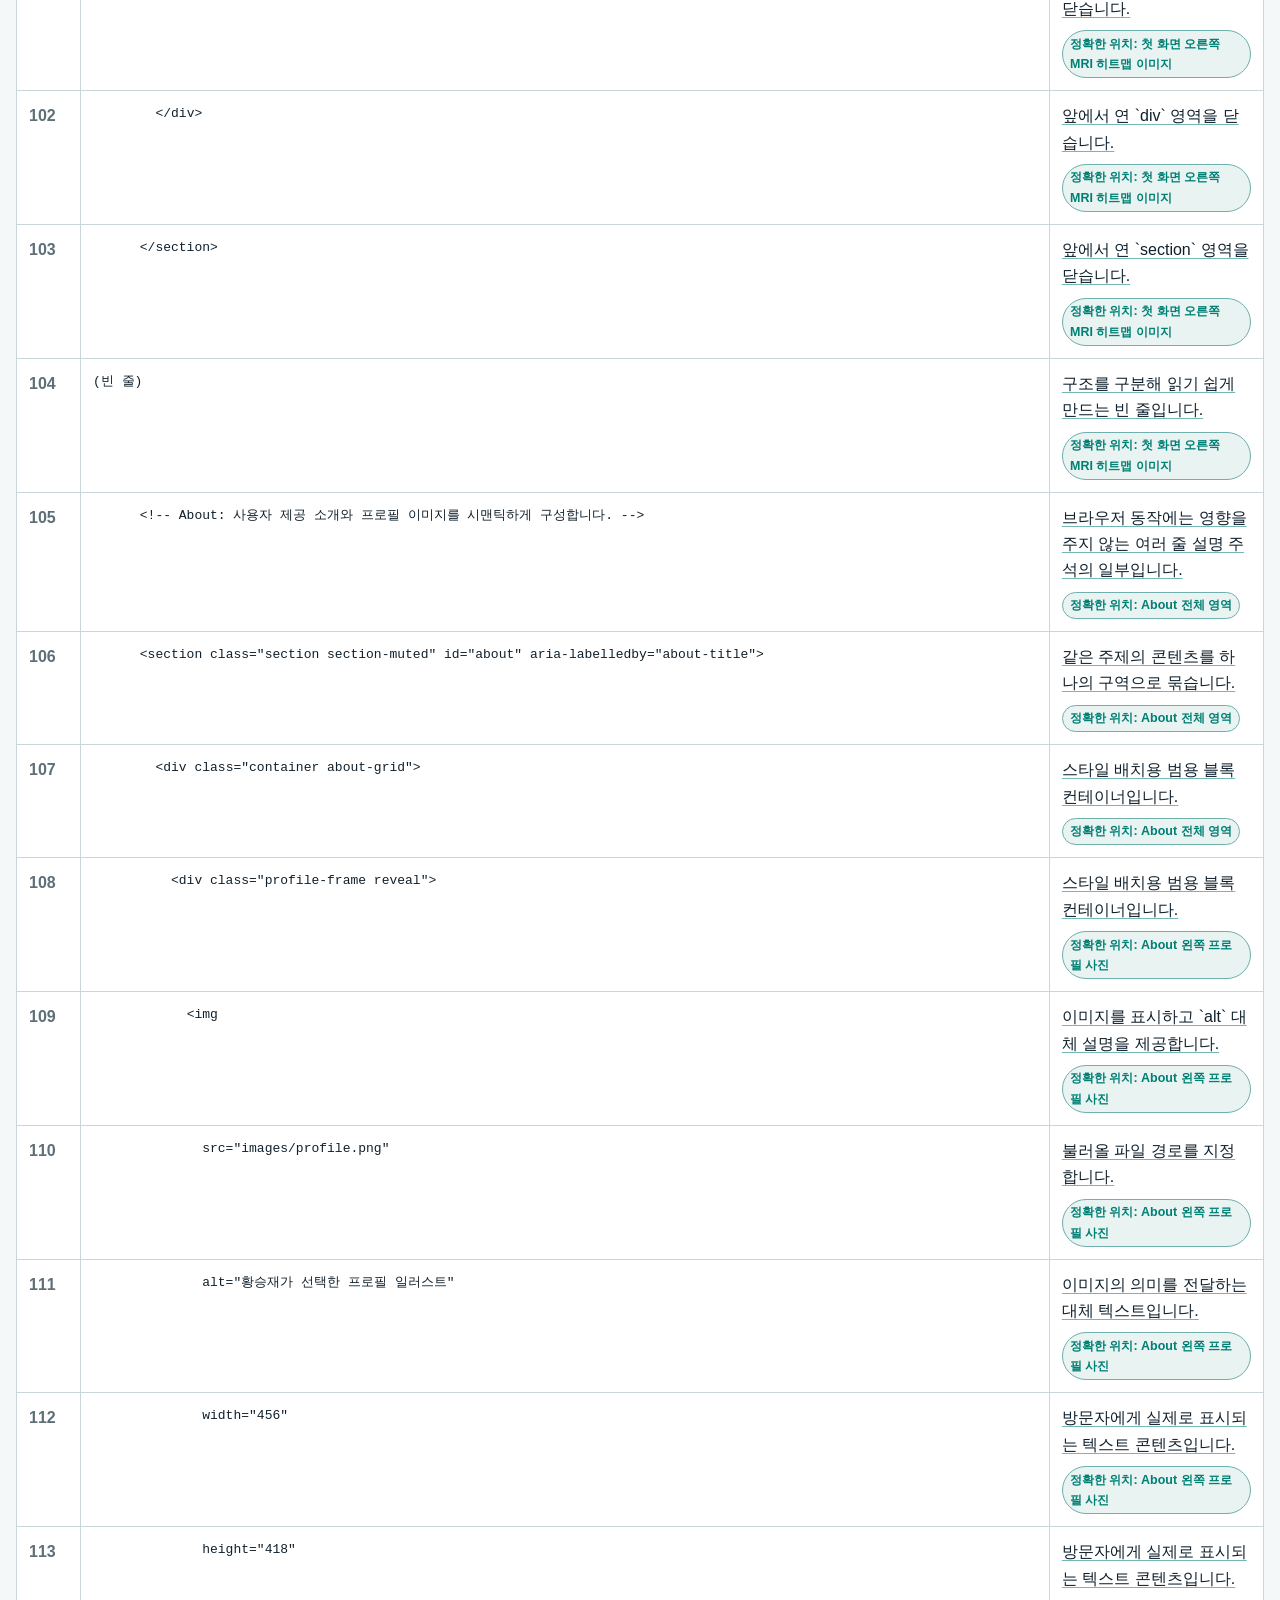
<file: docs/annotated-index.html>
<!doctype html>
<html lang="ko"><head><meta charset="UTF-8"><meta name="viewport" content="width=device-width, initial-scale=1.0">
<title>index.html 줄별 해설</title><link rel="stylesheet" href="guide.css"></head>
<body><header class="guide-header"><a href="code-guide.html">← 학습 문서 홈</a><h1>index.html 줄별 해설</h1>
<p>설명을 클릭하면 실제 홈페이지의 정확한 요소로 이동하고, 5초 동안 강조 표시됩니다.</p></header>
<main><div class="table-wrap"><table><thead><tr><th>줄</th><th>코드</th><th>설명·홈페이지 위치</th></tr></thead>
<tbody><tr id="L1"><th>1</th><td><code>&lt;!doctype html&gt;</code></td><td><a href="../index.html?focus=hero#hero" title="첫 화면(Hero) 전체에서 보기">문서를 HTML5 표준 모드로 해석하도록 선언합니다.</a><small class="location-label">정확한 위치: 첫 화면(Hero) 전체</small></td></tr><tr id="L2"><th>2</th><td><code>&lt;!--</code></td><td><a href="../index.html?focus=hero#hero" title="첫 화면(Hero) 전체에서 보기">브라우저 동작에는 영향을 주지 않는 여러 줄 설명 주석의 일부입니다.</a><small class="location-label">정확한 위치: 첫 화면(Hero) 전체</small></td></tr><tr id="L3"><th>3</th><td><code>  황승재 컴퓨터 비전 포트폴리오</code></td><td><a href="../index.html?focus=hero#hero" title="첫 화면(Hero) 전체에서 보기">브라우저 동작에는 영향을 주지 않는 여러 줄 설명 주석의 일부입니다.</a><small class="location-label">정확한 위치: 첫 화면(Hero) 전체</small></td></tr><tr id="L4"><th>4</th><td><code>  HTML은 콘텐츠의 의미와 접근성만 담당하고, 디자인과 동작은 CSS/JavaScript로 분리합니다.</code></td><td><a href="../index.html?focus=hero#hero" title="첫 화면(Hero) 전체에서 보기">브라우저 동작에는 영향을 주지 않는 여러 줄 설명 주석의 일부입니다.</a><small class="location-label">정확한 위치: 첫 화면(Hero) 전체</small></td></tr><tr id="L5"><th>5</th><td><code>--&gt;</code></td><td><a href="../index.html?focus=hero#hero" title="첫 화면(Hero) 전체에서 보기">브라우저 동작에는 영향을 주지 않는 여러 줄 설명 주석의 일부입니다.</a><small class="location-label">정확한 위치: 첫 화면(Hero) 전체</small></td></tr><tr id="L6"><th>6</th><td><code>&lt;html lang=&quot;ko&quot; data-theme=&quot;light&quot;&gt;</code></td><td><a href="../index.html?focus=hero#hero" title="첫 화면(Hero) 전체에서 보기">문서 최상위 요소이며 언어와 초기 테마 정보를 가집니다.</a><small class="location-label">정확한 위치: 첫 화면(Hero) 전체</small></td></tr><tr id="L7"><th>7</th><td><code>  &lt;head&gt;</code></td><td><a href="../index.html?focus=hero#hero" title="첫 화면(Hero) 전체에서 보기">메타데이터와 외부 파일 연결을 묶습니다.</a><small class="location-label">정확한 위치: 첫 화면(Hero) 전체</small></td></tr><tr id="L8"><th>8</th><td><code>    &lt;meta charset=&quot;UTF-8&quot; /&gt;</code></td><td><a href="../index.html?focus=hero#hero" title="첫 화면(Hero) 전체에서 보기">문자 인코딩·화면 크기·검색 설명 등의 메타데이터를 설정합니다.</a><small class="location-label">정확한 위치: 첫 화면(Hero) 전체</small></td></tr><tr id="L9"><th>9</th><td><code>    &lt;meta name=&quot;viewport&quot; content=&quot;width=device-width, initial-scale=1.0&quot; /&gt;</code></td><td><a href="../index.html?focus=hero#hero" title="첫 화면(Hero) 전체에서 보기">문자 인코딩·화면 크기·검색 설명 등의 메타데이터를 설정합니다.</a><small class="location-label">정확한 위치: 첫 화면(Hero) 전체</small></td></tr><tr id="L10"><th>10</th><td><code>    &lt;meta</code></td><td><a href="../index.html?focus=hero#hero" title="첫 화면(Hero) 전체에서 보기">문자 인코딩·화면 크기·검색 설명 등의 메타데이터를 설정합니다.</a><small class="location-label">정확한 위치: 첫 화면(Hero) 전체</small></td></tr><tr id="L11"><th>11</th><td><code>      name=&quot;description&quot;</code></td><td><a href="../index.html?focus=hero#hero" title="첫 화면(Hero) 전체에서 보기">폼 데이터의 필드 이름입니다.</a><small class="location-label">정확한 위치: 첫 화면(Hero) 전체</small></td></tr><tr id="L12"><th>12</th><td><code>      content=&quot;컴퓨터 비전 분야를 지향하는 황승재의 프로젝트와 기술 경험을 소개합니다.&quot;</code></td><td><a href="../index.html?focus=hero#hero" title="첫 화면(Hero) 전체에서 보기">문자 인코딩·화면 크기·검색 설명 등의 메타데이터를 설정합니다.</a><small class="location-label">정확한 위치: 첫 화면(Hero) 전체</small></td></tr><tr id="L13"><th>13</th><td><code>    /&gt;</code></td><td><a href="../index.html?focus=hero#hero" title="첫 화면(Hero) 전체에서 보기">여러 줄로 작성한 시작 태그를 마무리합니다.</a><small class="location-label">정확한 위치: 첫 화면(Hero) 전체</small></td></tr><tr id="L14"><th>14</th><td><code>    &lt;meta name=&quot;author&quot; content=&quot;황승재&quot; /&gt;</code></td><td><a href="../index.html?focus=hero#hero" title="첫 화면(Hero) 전체에서 보기">문자 인코딩·화면 크기·검색 설명 등의 메타데이터를 설정합니다.</a><small class="location-label">정확한 위치: 첫 화면(Hero) 전체</small></td></tr><tr id="L15"><th>15</th><td><code>    &lt;title&gt;황승재 | Computer Vision Portfolio&lt;/title&gt;</code></td><td><a href="../index.html?focus=hero#hero" title="첫 화면(Hero) 전체에서 보기">브라우저 탭에 표시할 페이지 제목을 정합니다.</a><small class="location-label">정확한 위치: 첫 화면(Hero) 전체</small></td></tr><tr id="L16"><th>16</th><td><code>    &lt;link</code></td><td><a href="../index.html?focus=hero#hero" title="첫 화면(Hero) 전체에서 보기">CSS나 파비콘 같은 외부 자원을 문서에 연결합니다.</a><small class="location-label">정확한 위치: 첫 화면(Hero) 전체</small></td></tr><tr id="L17"><th>17</th><td><code>      rel=&quot;icon&quot;</code></td><td><a href="../index.html?focus=hero#hero" title="첫 화면(Hero) 전체에서 보기">외부 링크와 현재 문서의 보안 관계를 설정합니다.</a><small class="location-label">정확한 위치: 첫 화면(Hero) 전체</small></td></tr><tr id="L18"><th>18</th><td><code>      type=&quot;image/svg+xml&quot;</code></td><td><a href="../index.html?focus=hero#hero" title="첫 화면(Hero) 전체에서 보기">입력 또는 버튼의 종류를 지정합니다.</a><small class="location-label">정확한 위치: 첫 화면(Hero) 전체</small></td></tr><tr id="L19"><th>19</th><td><code>      href=&quot;data:image/svg+xml,%3Csvg xmlns=&#x27;http://www.w3.org/2000/svg&#x27; viewBox=&#x27;0 0 64 64&#x27;%3E%3Crect width=&#x27;64&#x27; height=&#x27;64&#x27; rx=&#x27;12&#x27; fill=&#x27;%230d1b2a&#x27;/%3E%3Cpath d=&#x27;M12 22V12h10M42 12h10v10M52 42v10H42M22 52H12V42&#x27; fill=&#x27;none&#x27; stroke=&#x27;%2300c2a8&#x27; stroke-width=&#x27;5&#x27; stroke-linecap=&#x27;round&#x27;/%3E%3Ccircle cx=&#x27;32&#x27; cy=&#x27;32&#x27; r=&#x27;7&#x27; fill=&#x27;%23f4b942&#x27;/%3E%3C/svg%3E&quot;</code></td><td><a href="../index.html?focus=hero#hero" title="첫 화면(Hero) 전체에서 보기">링크의 이동 목적지를 지정합니다.</a><small class="location-label">정확한 위치: 첫 화면(Hero) 전체</small></td></tr><tr id="L20"><th>20</th><td><code>    /&gt;</code></td><td><a href="../index.html?focus=hero#hero" title="첫 화면(Hero) 전체에서 보기">여러 줄로 작성한 시작 태그를 마무리합니다.</a><small class="location-label">정확한 위치: 첫 화면(Hero) 전체</small></td></tr><tr id="L21"><th>21</th><td><code>    &lt;link rel=&quot;stylesheet&quot; href=&quot;css/style.css&quot; /&gt;</code></td><td><a href="../index.html?focus=hero#hero" title="첫 화면(Hero) 전체에서 보기">CSS나 파비콘 같은 외부 자원을 문서에 연결합니다.</a><small class="location-label">정확한 위치: 첫 화면(Hero) 전체</small></td></tr><tr id="L22"><th>22</th><td><code>    &lt;script src=&quot;js/script.js&quot; defer&gt;&lt;/script&gt;</code></td><td><a href="../index.html?focus=hero#hero" title="첫 화면(Hero) 전체에서 보기">JavaScript를 연결하며 `defer`로 HTML 파싱 후 실행합니다.</a><small class="location-label">정확한 위치: 첫 화면(Hero) 전체</small></td></tr><tr id="L23"><th>23</th><td><code>  &lt;/head&gt;</code></td><td><a href="../index.html?focus=hero#hero" title="첫 화면(Hero) 전체에서 보기">앞에서 연 `head` 영역을 닫습니다.</a><small class="location-label">정확한 위치: 첫 화면(Hero) 전체</small></td></tr><tr id="L24"><th>24</th><td><code>  &lt;body&gt;</code></td><td><a href="../index.html?focus=hero#hero" title="첫 화면(Hero) 전체에서 보기">화면에 표시될 콘텐츠를 시작합니다.</a><small class="location-label">정확한 위치: 첫 화면(Hero) 전체</small></td></tr><tr id="L25"><th>25</th><td><code>    &lt;a class=&quot;skip-link&quot; href=&quot;#main-content&quot;&gt;본문으로 바로가기&lt;/a&gt;</code></td><td><a href="../index.html?focus=hero#hero" title="첫 화면(Hero) 전체에서 보기">내부 섹션 또는 외부 주소로 이동하는 링크입니다.</a><small class="location-label">정확한 위치: 첫 화면(Hero) 전체</small></td></tr><tr id="L26"><th>26</th><td><code>(빈 줄)</code></td><td><a href="../index.html?focus=hero#hero" title="첫 화면(Hero) 전체에서 보기">구조를 구분해 읽기 쉽게 만드는 빈 줄입니다.</a><small class="location-label">정확한 위치: 첫 화면(Hero) 전체</small></td></tr><tr id="L27"><th>27</th><td><code>    &lt;!-- 고정 헤더: 데스크톱 메뉴와 모바일 햄버거 메뉴를 함께 제공합니다. --&gt;</code></td><td><a href="../index.html?focus=hero#hero" title="첫 화면(Hero) 전체에서 보기">브라우저 동작에는 영향을 주지 않는 여러 줄 설명 주석의 일부입니다.</a><small class="location-label">정확한 위치: 첫 화면(Hero) 전체</small></td></tr><tr id="L28"><th>28</th><td><code>    &lt;header class=&quot;site-header&quot; id=&quot;site-header&quot;&gt;</code></td><td><a href="../index.html?focus=header#hero" title="상단 고정 헤더와 메뉴에서 보기">사이트 상단과 주요 메뉴를 담는 시맨틱 영역입니다.</a><small class="location-label">정확한 위치: 상단 고정 헤더와 메뉴</small></td></tr><tr id="L29"><th>29</th><td><code>      &lt;nav class=&quot;nav container&quot; aria-label=&quot;주요 메뉴&quot;&gt;</code></td><td><a href="../index.html?focus=header#hero" title="상단 고정 헤더와 메뉴에서 보기">주요 이동 링크를 묶는 시맨틱 내비게이션입니다.</a><small class="location-label">정확한 위치: 상단 고정 헤더와 메뉴</small></td></tr><tr id="L30"><th>30</th><td><code>        &lt;a class=&quot;logo&quot; href=&quot;#hero&quot; aria-label=&quot;황승재 포트폴리오 홈&quot;&gt;</code></td><td><a href="../index.html?focus=header#hero" title="상단 고정 헤더와 메뉴에서 보기">내부 섹션 또는 외부 주소로 이동하는 링크입니다.</a><small class="location-label">정확한 위치: 상단 고정 헤더와 메뉴</small></td></tr><tr id="L31"><th>31</th><td><code>          &lt;span class=&quot;logo-mark&quot; aria-hidden=&quot;true&quot;&gt;HS&lt;/span&gt;</code></td><td><a href="../index.html?focus=header#hero" title="상단 고정 헤더와 메뉴에서 보기">작은 텍스트나 UI 조각을 묶는 인라인 컨테이너입니다.</a><small class="location-label">정확한 위치: 상단 고정 헤더와 메뉴</small></td></tr><tr id="L32"><th>32</th><td><code>          &lt;span&gt;황승재&lt;/span&gt;</code></td><td><a href="../index.html?focus=header#hero" title="상단 고정 헤더와 메뉴에서 보기">작은 텍스트나 UI 조각을 묶는 인라인 컨테이너입니다.</a><small class="location-label">정확한 위치: 상단 고정 헤더와 메뉴</small></td></tr><tr id="L33"><th>33</th><td><code>        &lt;/a&gt;</code></td><td><a href="../index.html?focus=header#hero" title="상단 고정 헤더와 메뉴에서 보기">앞에서 연 `a` 영역을 닫습니다.</a><small class="location-label">정확한 위치: 상단 고정 헤더와 메뉴</small></td></tr><tr id="L34"><th>34</th><td><code>(빈 줄)</code></td><td><a href="../index.html?focus=header#hero" title="상단 고정 헤더와 메뉴에서 보기">구조를 구분해 읽기 쉽게 만드는 빈 줄입니다.</a><small class="location-label">정확한 위치: 상단 고정 헤더와 메뉴</small></td></tr><tr id="L35"><th>35</th><td><code>        &lt;div class=&quot;nav-actions&quot;&gt;</code></td><td><a href="../index.html?focus=header#hero" title="상단 고정 헤더와 메뉴에서 보기">스타일 배치용 범용 블록 컨테이너입니다.</a><small class="location-label">정확한 위치: 상단 고정 헤더와 메뉴</small></td></tr><tr id="L36"><th>36</th><td><code>          &lt;button</code></td><td><a href="../index.html?focus=header#hero" title="상단 고정 헤더와 메뉴에서 보기">클릭 이벤트를 받을 버튼을 만듭니다.</a><small class="location-label">정확한 위치: 상단 고정 헤더와 메뉴</small></td></tr><tr id="L37"><th>37</th><td><code>            class=&quot;theme-toggle&quot;</code></td><td><a href="../index.html?focus=header#hero" title="상단 고정 헤더와 메뉴에서 보기">CSS와 JavaScript가 공통으로 찾을 클래스 이름을 지정합니다.</a><small class="location-label">정확한 위치: 상단 고정 헤더와 메뉴</small></td></tr><tr id="L38"><th>38</th><td><code>            id=&quot;theme-toggle&quot;</code></td><td><a href="../index.html?focus=header#hero" title="상단 고정 헤더와 메뉴에서 보기">앵커·label·DOM 선택에 사용할 고유 식별자를 지정합니다.</a><small class="location-label">정확한 위치: 상단 고정 헤더와 메뉴</small></td></tr><tr id="L39"><th>39</th><td><code>            type=&quot;button&quot;</code></td><td><a href="../index.html?focus=header#hero" title="상단 고정 헤더와 메뉴에서 보기">입력 또는 버튼의 종류를 지정합니다.</a><small class="location-label">정확한 위치: 상단 고정 헤더와 메뉴</small></td></tr><tr id="L40"><th>40</th><td><code>            aria-label=&quot;다크 모드로 전환&quot;</code></td><td><a href="../index.html?focus=header#hero" title="상단 고정 헤더와 메뉴에서 보기">스크린 리더에 역할이나 상태를 전달하는 접근성 속성입니다.</a><small class="location-label">정확한 위치: 상단 고정 헤더와 메뉴</small></td></tr><tr id="L41"><th>41</th><td><code>          &gt;</code></td><td><a href="../index.html?focus=header#hero" title="상단 고정 헤더와 메뉴에서 보기">여러 줄로 작성한 시작 태그를 마무리합니다.</a><small class="location-label">정확한 위치: 상단 고정 헤더와 메뉴</small></td></tr><tr id="L42"><th>42</th><td><code>            &lt;span id=&quot;theme-icon&quot; aria-hidden=&quot;true&quot;&gt;◐&lt;/span&gt;</code></td><td><a href="../index.html?focus=header#hero" title="상단 고정 헤더와 메뉴에서 보기">작은 텍스트나 UI 조각을 묶는 인라인 컨테이너입니다.</a><small class="location-label">정확한 위치: 상단 고정 헤더와 메뉴</small></td></tr><tr id="L43"><th>43</th><td><code>            &lt;span class=&quot;theme-label&quot; id=&quot;theme-label&quot;&gt;다크 모드&lt;/span&gt;</code></td><td><a href="../index.html?focus=header#hero" title="상단 고정 헤더와 메뉴에서 보기">작은 텍스트나 UI 조각을 묶는 인라인 컨테이너입니다.</a><small class="location-label">정확한 위치: 상단 고정 헤더와 메뉴</small></td></tr><tr id="L44"><th>44</th><td><code>          &lt;/button&gt;</code></td><td><a href="../index.html?focus=header#hero" title="상단 고정 헤더와 메뉴에서 보기">앞에서 연 `button` 영역을 닫습니다.</a><small class="location-label">정확한 위치: 상단 고정 헤더와 메뉴</small></td></tr><tr id="L45"><th>45</th><td><code>(빈 줄)</code></td><td><a href="../index.html?focus=header#hero" title="상단 고정 헤더와 메뉴에서 보기">구조를 구분해 읽기 쉽게 만드는 빈 줄입니다.</a><small class="location-label">정확한 위치: 상단 고정 헤더와 메뉴</small></td></tr><tr id="L46"><th>46</th><td><code>          &lt;button</code></td><td><a href="../index.html?focus=header#hero" title="상단 고정 헤더와 메뉴에서 보기">클릭 이벤트를 받을 버튼을 만듭니다.</a><small class="location-label">정확한 위치: 상단 고정 헤더와 메뉴</small></td></tr><tr id="L47"><th>47</th><td><code>            class=&quot;menu-toggle&quot;</code></td><td><a href="../index.html?focus=header#hero" title="상단 고정 헤더와 메뉴에서 보기">CSS와 JavaScript가 공통으로 찾을 클래스 이름을 지정합니다.</a><small class="location-label">정확한 위치: 상단 고정 헤더와 메뉴</small></td></tr><tr id="L48"><th>48</th><td><code>            id=&quot;menu-toggle&quot;</code></td><td><a href="../index.html?focus=header#hero" title="상단 고정 헤더와 메뉴에서 보기">앵커·label·DOM 선택에 사용할 고유 식별자를 지정합니다.</a><small class="location-label">정확한 위치: 상단 고정 헤더와 메뉴</small></td></tr><tr id="L49"><th>49</th><td><code>            type=&quot;button&quot;</code></td><td><a href="../index.html?focus=header#hero" title="상단 고정 헤더와 메뉴에서 보기">입력 또는 버튼의 종류를 지정합니다.</a><small class="location-label">정확한 위치: 상단 고정 헤더와 메뉴</small></td></tr><tr id="L50"><th>50</th><td><code>            aria-label=&quot;메뉴 열기&quot;</code></td><td><a href="../index.html?focus=header#hero" title="상단 고정 헤더와 메뉴에서 보기">스크린 리더에 역할이나 상태를 전달하는 접근성 속성입니다.</a><small class="location-label">정확한 위치: 상단 고정 헤더와 메뉴</small></td></tr><tr id="L51"><th>51</th><td><code>            aria-controls=&quot;nav-menu&quot;</code></td><td><a href="../index.html?focus=header#hero" title="상단 고정 헤더와 메뉴에서 보기">스크린 리더에 역할이나 상태를 전달하는 접근성 속성입니다.</a><small class="location-label">정확한 위치: 상단 고정 헤더와 메뉴</small></td></tr><tr id="L52"><th>52</th><td><code>            aria-expanded=&quot;false&quot;</code></td><td><a href="../index.html?focus=header#hero" title="상단 고정 헤더와 메뉴에서 보기">스크린 리더에 역할이나 상태를 전달하는 접근성 속성입니다.</a><small class="location-label">정확한 위치: 상단 고정 헤더와 메뉴</small></td></tr><tr id="L53"><th>53</th><td><code>          &gt;</code></td><td><a href="../index.html?focus=header#hero" title="상단 고정 헤더와 메뉴에서 보기">여러 줄로 작성한 시작 태그를 마무리합니다.</a><small class="location-label">정확한 위치: 상단 고정 헤더와 메뉴</small></td></tr><tr id="L54"><th>54</th><td><code>            &lt;span&gt;&lt;/span&gt;</code></td><td><a href="../index.html?focus=header#hero" title="상단 고정 헤더와 메뉴에서 보기">작은 텍스트나 UI 조각을 묶는 인라인 컨테이너입니다.</a><small class="location-label">정확한 위치: 상단 고정 헤더와 메뉴</small></td></tr><tr id="L55"><th>55</th><td><code>            &lt;span&gt;&lt;/span&gt;</code></td><td><a href="../index.html?focus=header#hero" title="상단 고정 헤더와 메뉴에서 보기">작은 텍스트나 UI 조각을 묶는 인라인 컨테이너입니다.</a><small class="location-label">정확한 위치: 상단 고정 헤더와 메뉴</small></td></tr><tr id="L56"><th>56</th><td><code>            &lt;span&gt;&lt;/span&gt;</code></td><td><a href="../index.html?focus=header#hero" title="상단 고정 헤더와 메뉴에서 보기">작은 텍스트나 UI 조각을 묶는 인라인 컨테이너입니다.</a><small class="location-label">정확한 위치: 상단 고정 헤더와 메뉴</small></td></tr><tr id="L57"><th>57</th><td><code>          &lt;/button&gt;</code></td><td><a href="../index.html?focus=header#hero" title="상단 고정 헤더와 메뉴에서 보기">앞에서 연 `button` 영역을 닫습니다.</a><small class="location-label">정확한 위치: 상단 고정 헤더와 메뉴</small></td></tr><tr id="L58"><th>58</th><td><code>        &lt;/div&gt;</code></td><td><a href="../index.html?focus=header#hero" title="상단 고정 헤더와 메뉴에서 보기">앞에서 연 `div` 영역을 닫습니다.</a><small class="location-label">정확한 위치: 상단 고정 헤더와 메뉴</small></td></tr><tr id="L59"><th>59</th><td><code>(빈 줄)</code></td><td><a href="../index.html?focus=header#hero" title="상단 고정 헤더와 메뉴에서 보기">구조를 구분해 읽기 쉽게 만드는 빈 줄입니다.</a><small class="location-label">정확한 위치: 상단 고정 헤더와 메뉴</small></td></tr><tr id="L60"><th>60</th><td><code>        &lt;ul class=&quot;nav-menu&quot; id=&quot;nav-menu&quot;&gt;</code></td><td><a href="../index.html?focus=header#hero" title="상단 고정 헤더와 메뉴에서 보기">순서가 중요하지 않은 목록을 시작합니다.</a><small class="location-label">정확한 위치: 상단 고정 헤더와 메뉴</small></td></tr><tr id="L61"><th>61</th><td><code>          &lt;li&gt;&lt;a href=&quot;#about&quot;&gt;소개&lt;/a&gt;&lt;/li&gt;</code></td><td><a href="../index.html?focus=about#about" title="About 전체 영역에서 보기">목록의 한 항목입니다.</a><small class="location-label">정확한 위치: About 전체 영역</small></td></tr><tr id="L62"><th>62</th><td><code>          &lt;li&gt;&lt;a href=&quot;#skills&quot;&gt;기술&lt;/a&gt;&lt;/li&gt;</code></td><td><a href="../index.html?focus=skills#skills" title="Skills 전체 영역에서 보기">목록의 한 항목입니다.</a><small class="location-label">정확한 위치: Skills 전체 영역</small></td></tr><tr id="L63"><th>63</th><td><code>          &lt;li&gt;&lt;a href=&quot;#projects&quot;&gt;프로젝트&lt;/a&gt;&lt;/li&gt;</code></td><td><a href="../index.html?focus=projects#projects" title="GitHub Projects 전체 영역에서 보기">목록의 한 항목입니다.</a><small class="location-label">정확한 위치: GitHub Projects 전체 영역</small></td></tr><tr id="L64"><th>64</th><td><code>          &lt;li&gt;&lt;a href=&quot;#contact&quot;&gt;연락&lt;/a&gt;&lt;/li&gt;</code></td><td><a href="../index.html?focus=contact#contact" title="Contact 전체 영역에서 보기">목록의 한 항목입니다.</a><small class="location-label">정확한 위치: Contact 전체 영역</small></td></tr><tr id="L65"><th>65</th><td><code>        &lt;/ul&gt;</code></td><td><a href="../index.html?focus=contact#contact" title="Contact 전체 영역에서 보기">앞에서 연 `ul` 영역을 닫습니다.</a><small class="location-label">정확한 위치: Contact 전체 영역</small></td></tr><tr id="L66"><th>66</th><td><code>      &lt;/nav&gt;</code></td><td><a href="../index.html?focus=hero#hero" title="첫 화면(Hero) 전체에서 보기">앞에서 연 `nav` 영역을 닫습니다.</a><small class="location-label">정확한 위치: 첫 화면(Hero) 전체</small></td></tr><tr id="L67"><th>67</th><td><code>    &lt;/header&gt;</code></td><td><a href="../index.html?focus=hero#hero" title="첫 화면(Hero) 전체에서 보기">앞에서 연 `header` 영역을 닫습니다.</a><small class="location-label">정확한 위치: 첫 화면(Hero) 전체</small></td></tr><tr id="L68"><th>68</th><td><code>(빈 줄)</code></td><td><a href="../index.html?focus=hero#hero" title="첫 화면(Hero) 전체에서 보기">구조를 구분해 읽기 쉽게 만드는 빈 줄입니다.</a><small class="location-label">정확한 위치: 첫 화면(Hero) 전체</small></td></tr><tr id="L69"><th>69</th><td><code>    &lt;main id=&quot;main-content&quot;&gt;</code></td><td><a href="../index.html?focus=hero#hero" title="첫 화면(Hero) 전체에서 보기">페이지의 핵심 콘텐츠를 담는 시맨틱 영역입니다.</a><small class="location-label">정확한 위치: 첫 화면(Hero) 전체</small></td></tr><tr id="L70"><th>70</th><td><code>      &lt;!-- Hero: 포트폴리오의 방향과 핵심 행동을 첫 화면에 제시합니다. --&gt;</code></td><td><a href="../index.html?focus=hero#hero" title="첫 화면(Hero) 전체에서 보기">브라우저 동작에는 영향을 주지 않는 여러 줄 설명 주석의 일부입니다.</a><small class="location-label">정확한 위치: 첫 화면(Hero) 전체</small></td></tr><tr id="L71"><th>71</th><td><code>      &lt;section class=&quot;hero section&quot; id=&quot;hero&quot; aria-labelledby=&quot;hero-title&quot;&gt;</code></td><td><a href="../index.html?focus=hero-copy#hero" title="첫 화면 왼쪽 소개 문구와 버튼에서 보기">같은 주제의 콘텐츠를 하나의 구역으로 묶습니다.</a><small class="location-label">정확한 위치: 첫 화면 왼쪽 소개 문구와 버튼</small></td></tr><tr id="L72"><th>72</th><td><code>        &lt;div class=&quot;hero-grid container&quot;&gt;</code></td><td><a href="../index.html?focus=hero-copy#hero" title="첫 화면 왼쪽 소개 문구와 버튼에서 보기">스타일 배치용 범용 블록 컨테이너입니다.</a><small class="location-label">정확한 위치: 첫 화면 왼쪽 소개 문구와 버튼</small></td></tr><tr id="L73"><th>73</th><td><code>          &lt;div class=&quot;hero-copy reveal&quot;&gt;</code></td><td><a href="../index.html?focus=hero-copy#hero" title="첫 화면 왼쪽 소개 문구와 버튼에서 보기">스타일 배치용 범용 블록 컨테이너입니다.</a><small class="location-label">정확한 위치: 첫 화면 왼쪽 소개 문구와 버튼</small></td></tr><tr id="L74"><th>74</th><td><code>            &lt;p class=&quot;eyebrow&quot;&gt;Computer Vision Portfolio&lt;/p&gt;</code></td><td><a href="../index.html?focus=hero-copy#hero" title="첫 화면 왼쪽 소개 문구와 버튼에서 보기">하나의 문단 또는 상태 문구입니다.</a><small class="location-label">정확한 위치: 첫 화면 왼쪽 소개 문구와 버튼</small></td></tr><tr id="L75"><th>75</th><td><code>            &lt;h1 id=&quot;hero-title&quot;&gt;</code></td><td><a href="../index.html?focus=hero-copy#hero" title="첫 화면 왼쪽 소개 문구와 버튼에서 보기">콘텐츠 계층을 나타내는 제목 요소입니다. 숫자가 작을수록 상위 제목입니다.</a><small class="location-label">정확한 위치: 첫 화면 왼쪽 소개 문구와 버튼</small></td></tr><tr id="L76"><th>76</th><td><code>              안녕하세요.&lt;br /&gt;</code></td><td><a href="../index.html?focus=hero-copy#hero" title="첫 화면 왼쪽 소개 문구와 버튼에서 보기">방문자에게 실제로 표시되는 텍스트 콘텐츠입니다.</a><small class="location-label">정확한 위치: 첫 화면 왼쪽 소개 문구와 버튼</small></td></tr><tr id="L77"><th>77</th><td><code>              &lt;span&gt;황승재&lt;/span&gt;입니다.</code></td><td><a href="../index.html?focus=hero-copy#hero" title="첫 화면 왼쪽 소개 문구와 버튼에서 보기">작은 텍스트나 UI 조각을 묶는 인라인 컨테이너입니다.</a><small class="location-label">정확한 위치: 첫 화면 왼쪽 소개 문구와 버튼</small></td></tr><tr id="L78"><th>78</th><td><code>            &lt;/h1&gt;</code></td><td><a href="../index.html?focus=hero-copy#hero" title="첫 화면 왼쪽 소개 문구와 버튼에서 보기">앞에서 연 `h1` 영역을 닫습니다.</a><small class="location-label">정확한 위치: 첫 화면 왼쪽 소개 문구와 버튼</small></td></tr><tr id="L79"><th>79</th><td><code>            &lt;p class=&quot;hero-description&quot;&gt;</code></td><td><a href="../index.html?focus=hero-copy#hero" title="첫 화면 왼쪽 소개 문구와 버튼에서 보기">하나의 문단 또는 상태 문구입니다.</a><small class="location-label">정확한 위치: 첫 화면 왼쪽 소개 문구와 버튼</small></td></tr><tr id="L80"><th>80</th><td><code>              컴퓨터 비전 모델을 활용한 경험을 바탕으로, 이미지 속 정보를</code></td><td><a href="../index.html?focus=hero-copy#hero" title="첫 화면 왼쪽 소개 문구와 버튼에서 보기">방문자에게 실제로 표시되는 텍스트 콘텐츠입니다.</a><small class="location-label">정확한 위치: 첫 화면 왼쪽 소개 문구와 버튼</small></td></tr><tr id="L81"><th>81</th><td><code>              실제 문제 해결로 연결하는 개발자를 지향합니다.</code></td><td><a href="../index.html?focus=hero-copy#hero" title="첫 화면 왼쪽 소개 문구와 버튼에서 보기">방문자에게 실제로 표시되는 텍스트 콘텐츠입니다.</a><small class="location-label">정확한 위치: 첫 화면 왼쪽 소개 문구와 버튼</small></td></tr><tr id="L82"><th>82</th><td><code>            &lt;/p&gt;</code></td><td><a href="../index.html?focus=hero-copy#hero" title="첫 화면 왼쪽 소개 문구와 버튼에서 보기">앞에서 연 `p` 영역을 닫습니다.</a><small class="location-label">정확한 위치: 첫 화면 왼쪽 소개 문구와 버튼</small></td></tr><tr id="L83"><th>83</th><td><code>            &lt;div class=&quot;hero-cta&quot;&gt;</code></td><td><a href="../index.html?focus=hero-copy#hero" title="첫 화면 왼쪽 소개 문구와 버튼에서 보기">스타일 배치용 범용 블록 컨테이너입니다.</a><small class="location-label">정확한 위치: 첫 화면 왼쪽 소개 문구와 버튼</small></td></tr><tr id="L84"><th>84</th><td><code>              &lt;a class=&quot;button button-primary&quot; href=&quot;#projects&quot;&gt;프로젝트 보기&lt;/a&gt;</code></td><td><a href="../index.html?focus=projects#projects" title="GitHub Projects 전체 영역에서 보기">내부 섹션 또는 외부 주소로 이동하는 링크입니다.</a><small class="location-label">정확한 위치: GitHub Projects 전체 영역</small></td></tr><tr id="L85"><th>85</th><td><code>              &lt;a class=&quot;button button-secondary&quot; href=&quot;#contact&quot;&gt;연락하기&lt;/a&gt;</code></td><td><a href="../index.html?focus=contact#contact" title="Contact 전체 영역에서 보기">내부 섹션 또는 외부 주소로 이동하는 링크입니다.</a><small class="location-label">정확한 위치: Contact 전체 영역</small></td></tr><tr id="L86"><th>86</th><td><code>            &lt;/div&gt;</code></td><td><a href="../index.html?focus=contact#contact" title="Contact 전체 영역에서 보기">앞에서 연 `div` 영역을 닫습니다.</a><small class="location-label">정확한 위치: Contact 전체 영역</small></td></tr><tr id="L87"><th>87</th><td><code>          &lt;/div&gt;</code></td><td><a href="../index.html?focus=contact#contact" title="Contact 전체 영역에서 보기">앞에서 연 `div` 영역을 닫습니다.</a><small class="location-label">정확한 위치: Contact 전체 영역</small></td></tr><tr id="L88"><th>88</th><td><code>(빈 줄)</code></td><td><a href="../index.html?focus=contact#contact" title="Contact 전체 영역에서 보기">구조를 구분해 읽기 쉽게 만드는 빈 줄입니다.</a><small class="location-label">정확한 위치: Contact 전체 영역</small></td></tr><tr id="L89"><th>89</th><td><code>          &lt;!-- 실제 MRI·히트맵 시각화로 컴퓨터 비전 관심 분야를 직관적으로 보여줍니다. --&gt;</code></td><td><a href="../index.html?focus=hero-visual#hero" title="첫 화면 오른쪽 MRI 히트맵 이미지에서 보기">브라우저 동작에는 영향을 주지 않는 여러 줄 설명 주석의 일부입니다.</a><small class="location-label">정확한 위치: 첫 화면 오른쪽 MRI 히트맵 이미지</small></td></tr><tr id="L90"><th>90</th><td><code>          &lt;figure class=&quot;hero-visual reveal&quot;&gt;</code></td><td><a href="../index.html?focus=hero-visual#hero" title="첫 화면 오른쪽 MRI 히트맵 이미지에서 보기">CSS와 JavaScript가 공통으로 찾을 클래스 이름을 지정합니다.</a><small class="location-label">정확한 위치: 첫 화면 오른쪽 MRI 히트맵 이미지</small></td></tr><tr id="L91"><th>91</th><td><code>            &lt;div class=&quot;hero-image-frame&quot;&gt;</code></td><td><a href="../index.html?focus=hero-visual#hero" title="첫 화면 오른쪽 MRI 히트맵 이미지에서 보기">스타일 배치용 범용 블록 컨테이너입니다.</a><small class="location-label">정확한 위치: 첫 화면 오른쪽 MRI 히트맵 이미지</small></td></tr><tr id="L92"><th>92</th><td><code>              &lt;img</code></td><td><a href="../index.html?focus=hero-visual#hero" title="첫 화면 오른쪽 MRI 히트맵 이미지에서 보기">이미지를 표시하고 `alt` 대체 설명을 제공합니다.</a><small class="location-label">정확한 위치: 첫 화면 오른쪽 MRI 히트맵 이미지</small></td></tr><tr id="L93"><th>93</th><td><code>                src=&quot;images/brain-heatmap.png&quot;</code></td><td><a href="../index.html?focus=hero-visual#hero" title="첫 화면 오른쪽 MRI 히트맵 이미지에서 보기">불러올 파일 경로를 지정합니다.</a><small class="location-label">정확한 위치: 첫 화면 오른쪽 MRI 히트맵 이미지</small></td></tr><tr id="L94"><th>94</th><td><code>                alt=&quot;뇌 MRI와 모델 히트맵 및 오버레이 결과를 비교한 컴퓨터 비전 시각화&quot;</code></td><td><a href="../index.html?focus=hero-visual#hero" title="첫 화면 오른쪽 MRI 히트맵 이미지에서 보기">이미지의 의미를 전달하는 대체 텍스트입니다.</a><small class="location-label">정확한 위치: 첫 화면 오른쪽 MRI 히트맵 이미지</small></td></tr><tr id="L95"><th>95</th><td><code>                width=&quot;1536&quot;</code></td><td><a href="../index.html?focus=hero-visual#hero" title="첫 화면 오른쪽 MRI 히트맵 이미지에서 보기">방문자에게 실제로 표시되는 텍스트 콘텐츠입니다.</a><small class="location-label">정확한 위치: 첫 화면 오른쪽 MRI 히트맵 이미지</small></td></tr><tr id="L96"><th>96</th><td><code>                height=&quot;1152&quot;</code></td><td><a href="../index.html?focus=hero-visual#hero" title="첫 화면 오른쪽 MRI 히트맵 이미지에서 보기">방문자에게 실제로 표시되는 텍스트 콘텐츠입니다.</a><small class="location-label">정확한 위치: 첫 화면 오른쪽 MRI 히트맵 이미지</small></td></tr><tr id="L97"><th>97</th><td><code>              /&gt;</code></td><td><a href="../index.html?focus=hero-visual#hero" title="첫 화면 오른쪽 MRI 히트맵 이미지에서 보기">여러 줄로 작성한 시작 태그를 마무리합니다.</a><small class="location-label">정확한 위치: 첫 화면 오른쪽 MRI 히트맵 이미지</small></td></tr><tr id="L98"><th>98</th><td><code>              &lt;span class=&quot;hero-image-label&quot; aria-hidden=&quot;true&quot;&gt;MRI · HEATMAP · OVERLAY&lt;/span&gt;</code></td><td><a href="../index.html?focus=hero-visual#hero" title="첫 화면 오른쪽 MRI 히트맵 이미지에서 보기">작은 텍스트나 UI 조각을 묶는 인라인 컨테이너입니다.</a><small class="location-label">정확한 위치: 첫 화면 오른쪽 MRI 히트맵 이미지</small></td></tr><tr id="L99"><th>99</th><td><code>            &lt;/div&gt;</code></td><td><a href="../index.html?focus=hero-visual#hero" title="첫 화면 오른쪽 MRI 히트맵 이미지에서 보기">앞에서 연 `div` 영역을 닫습니다.</a><small class="location-label">정확한 위치: 첫 화면 오른쪽 MRI 히트맵 이미지</small></td></tr><tr id="L100"><th>100</th><td><code>            &lt;figcaption&gt;영상에서 모델이 주목한 영역을 시각적으로 비교한 예시&lt;/figcaption&gt;</code></td><td><a href="../index.html?focus=hero-visual#hero" title="첫 화면 오른쪽 MRI 히트맵 이미지에서 보기">앞뒤 줄과 함께 HTML 요소 또는 속성을 구성합니다.</a><small class="location-label">정확한 위치: 첫 화면 오른쪽 MRI 히트맵 이미지</small></td></tr><tr id="L101"><th>101</th><td><code>          &lt;/figure&gt;</code></td><td><a href="../index.html?focus=hero-visual#hero" title="첫 화면 오른쪽 MRI 히트맵 이미지에서 보기">앞에서 연 `figure` 영역을 닫습니다.</a><small class="location-label">정확한 위치: 첫 화면 오른쪽 MRI 히트맵 이미지</small></td></tr><tr id="L102"><th>102</th><td><code>        &lt;/div&gt;</code></td><td><a href="../index.html?focus=hero-visual#hero" title="첫 화면 오른쪽 MRI 히트맵 이미지에서 보기">앞에서 연 `div` 영역을 닫습니다.</a><small class="location-label">정확한 위치: 첫 화면 오른쪽 MRI 히트맵 이미지</small></td></tr><tr id="L103"><th>103</th><td><code>      &lt;/section&gt;</code></td><td><a href="../index.html?focus=hero-visual#hero" title="첫 화면 오른쪽 MRI 히트맵 이미지에서 보기">앞에서 연 `section` 영역을 닫습니다.</a><small class="location-label">정확한 위치: 첫 화면 오른쪽 MRI 히트맵 이미지</small></td></tr><tr id="L104"><th>104</th><td><code>(빈 줄)</code></td><td><a href="../index.html?focus=hero-visual#hero" title="첫 화면 오른쪽 MRI 히트맵 이미지에서 보기">구조를 구분해 읽기 쉽게 만드는 빈 줄입니다.</a><small class="location-label">정확한 위치: 첫 화면 오른쪽 MRI 히트맵 이미지</small></td></tr><tr id="L105"><th>105</th><td><code>      &lt;!-- About: 사용자 제공 소개와 프로필 이미지를 시맨틱하게 구성합니다. --&gt;</code></td><td><a href="../index.html?focus=about#about" title="About 전체 영역에서 보기">브라우저 동작에는 영향을 주지 않는 여러 줄 설명 주석의 일부입니다.</a><small class="location-label">정확한 위치: About 전체 영역</small></td></tr><tr id="L106"><th>106</th><td><code>      &lt;section class=&quot;section section-muted&quot; id=&quot;about&quot; aria-labelledby=&quot;about-title&quot;&gt;</code></td><td><a href="../index.html?focus=about#about" title="About 전체 영역에서 보기">같은 주제의 콘텐츠를 하나의 구역으로 묶습니다.</a><small class="location-label">정확한 위치: About 전체 영역</small></td></tr><tr id="L107"><th>107</th><td><code>        &lt;div class=&quot;container about-grid&quot;&gt;</code></td><td><a href="../index.html?focus=about#about" title="About 전체 영역에서 보기">스타일 배치용 범용 블록 컨테이너입니다.</a><small class="location-label">정확한 위치: About 전체 영역</small></td></tr><tr id="L108"><th>108</th><td><code>          &lt;div class=&quot;profile-frame reveal&quot;&gt;</code></td><td><a href="../index.html?focus=profile#about" title="About 왼쪽 프로필 사진에서 보기">스타일 배치용 범용 블록 컨테이너입니다.</a><small class="location-label">정확한 위치: About 왼쪽 프로필 사진</small></td></tr><tr id="L109"><th>109</th><td><code>            &lt;img</code></td><td><a href="../index.html?focus=profile#about" title="About 왼쪽 프로필 사진에서 보기">이미지를 표시하고 `alt` 대체 설명을 제공합니다.</a><small class="location-label">정확한 위치: About 왼쪽 프로필 사진</small></td></tr><tr id="L110"><th>110</th><td><code>              src=&quot;images/profile.png&quot;</code></td><td><a href="../index.html?focus=profile#about" title="About 왼쪽 프로필 사진에서 보기">불러올 파일 경로를 지정합니다.</a><small class="location-label">정확한 위치: About 왼쪽 프로필 사진</small></td></tr><tr id="L111"><th>111</th><td><code>              alt=&quot;황승재가 선택한 프로필 일러스트&quot;</code></td><td><a href="../index.html?focus=profile#about" title="About 왼쪽 프로필 사진에서 보기">이미지의 의미를 전달하는 대체 텍스트입니다.</a><small class="location-label">정확한 위치: About 왼쪽 프로필 사진</small></td></tr><tr id="L112"><th>112</th><td><code>              width=&quot;456&quot;</code></td><td><a href="../index.html?focus=profile#about" title="About 왼쪽 프로필 사진에서 보기">방문자에게 실제로 표시되는 텍스트 콘텐츠입니다.</a><small class="location-label">정확한 위치: About 왼쪽 프로필 사진</small></td></tr><tr id="L113"><th>113</th><td><code>              height=&quot;418&quot;</code></td><td><a href="../index.html?focus=profile#about" title="About 왼쪽 프로필 사진에서 보기">방문자에게 실제로 표시되는 텍스트 콘텐츠입니다.</a><small class="location-label">정확한 위치: About 왼쪽 프로필 사진</small></td></tr><tr id="L114"><th>114</th><td><code>            /&gt;</code></td><td><a href="../index.html?focus=profile#about" title="About 왼쪽 프로필 사진에서 보기">여러 줄로 작성한 시작 태그를 마무리합니다.</a><small class="location-label">정확한 위치: About 왼쪽 프로필 사진</small></td></tr><tr id="L115"><th>115</th><td><code>            &lt;span class=&quot;profile-caption&quot;&gt;PROFILE_01&lt;/span&gt;</code></td><td><a href="../index.html?focus=profile#about" title="About 왼쪽 프로필 사진에서 보기">작은 텍스트나 UI 조각을 묶는 인라인 컨테이너입니다.</a><small class="location-label">정확한 위치: About 왼쪽 프로필 사진</small></td></tr><tr id="L116"><th>116</th><td><code>          &lt;/div&gt;</code></td><td><a href="../index.html?focus=profile#about" title="About 왼쪽 프로필 사진에서 보기">앞에서 연 `div` 영역을 닫습니다.</a><small class="location-label">정확한 위치: About 왼쪽 프로필 사진</small></td></tr><tr id="L117"><th>117</th><td><code>(빈 줄)</code></td><td><a href="../index.html?focus=profile#about" title="About 왼쪽 프로필 사진에서 보기">구조를 구분해 읽기 쉽게 만드는 빈 줄입니다.</a><small class="location-label">정확한 위치: About 왼쪽 프로필 사진</small></td></tr><tr id="L118"><th>118</th><td><code>          &lt;div class=&quot;about-copy reveal&quot;&gt;</code></td><td><a href="../index.html?focus=profile#about" title="About 왼쪽 프로필 사진에서 보기">스타일 배치용 범용 블록 컨테이너입니다.</a><small class="location-label">정확한 위치: About 왼쪽 프로필 사진</small></td></tr><tr id="L119"><th>119</th><td><code>            &lt;p class=&quot;section-kicker&quot;&gt;About me&lt;/p&gt;</code></td><td><a href="../index.html?focus=profile#about" title="About 왼쪽 프로필 사진에서 보기">하나의 문단 또는 상태 문구입니다.</a><small class="location-label">정확한 위치: About 왼쪽 프로필 사진</small></td></tr><tr id="L120"><th>120</th><td><code>            &lt;h2 id=&quot;about-title&quot;&gt;관찰하고, 실험하고, 끝까지 구현합니다.&lt;/h2&gt;</code></td><td><a href="../index.html?focus=profile#about" title="About 왼쪽 프로필 사진에서 보기">콘텐츠 계층을 나타내는 제목 요소입니다. 숫자가 작을수록 상위 제목입니다.</a><small class="location-label">정확한 위치: About 왼쪽 프로필 사진</small></td></tr><tr id="L121"><th>121</th><td><code>            &lt;p&gt;</code></td><td><a href="../index.html?focus=profile#about" title="About 왼쪽 프로필 사진에서 보기">하나의 문단 또는 상태 문구입니다.</a><small class="location-label">정확한 위치: About 왼쪽 프로필 사진</small></td></tr><tr id="L122"><th>122</th><td><code>              ENFP-T 성향으로 새로운 경험과 사람에게서 배우는 일을 좋아합니다.</code></td><td><a href="../index.html?focus=profile#about" title="About 왼쪽 프로필 사진에서 보기">방문자에게 실제로 표시되는 텍스트 콘텐츠입니다.</a><small class="location-label">정확한 위치: About 왼쪽 프로필 사진</small></td></tr><tr id="L123"><th>123</th><td><code>              컴퓨터 비전 기술을 직접 적용하며 모델의 결과가 사용자에게 어떤</code></td><td><a href="../index.html?focus=profile#about" title="About 왼쪽 프로필 사진에서 보기">방문자에게 실제로 표시되는 텍스트 콘텐츠입니다.</a><small class="location-label">정확한 위치: About 왼쪽 프로필 사진</small></td></tr><tr id="L124"><th>124</th><td><code>              가치로 이어지는지 고민해 왔습니다.</code></td><td><a href="../index.html?focus=profile#about" title="About 왼쪽 프로필 사진에서 보기">방문자에게 실제로 표시되는 텍스트 콘텐츠입니다.</a><small class="location-label">정확한 위치: About 왼쪽 프로필 사진</small></td></tr><tr id="L125"><th>125</th><td><code>            &lt;/p&gt;</code></td><td><a href="../index.html?focus=profile#about" title="About 왼쪽 프로필 사진에서 보기">앞에서 연 `p` 영역을 닫습니다.</a><small class="location-label">정확한 위치: About 왼쪽 프로필 사진</small></td></tr><tr id="L126"><th>126</th><td><code>            &lt;p&gt;</code></td><td><a href="../index.html?focus=profile#about" title="About 왼쪽 프로필 사진에서 보기">하나의 문단 또는 상태 문구입니다.</a><small class="location-label">정확한 위치: About 왼쪽 프로필 사진</small></td></tr><tr id="L127"><th>127</th><td><code>              여가에는 오버워치를 즐기고, 혼자 여행하며 낯선 장소를 관찰합니다.</code></td><td><a href="../index.html?focus=profile#about" title="About 왼쪽 프로필 사진에서 보기">방문자에게 실제로 표시되는 텍스트 콘텐츠입니다.</a><small class="location-label">정확한 위치: About 왼쪽 프로필 사진</small></td></tr><tr id="L128"><th>128</th><td><code>              요리처럼 재료와 과정을 조합해 하나의 결과를 완성하는 일도 좋아합니다.</code></td><td><a href="../index.html?focus=profile#about" title="About 왼쪽 프로필 사진에서 보기">방문자에게 실제로 표시되는 텍스트 콘텐츠입니다.</a><small class="location-label">정확한 위치: About 왼쪽 프로필 사진</small></td></tr><tr id="L129"><th>129</th><td><code>            &lt;/p&gt;</code></td><td><a href="../index.html?focus=profile#about" title="About 왼쪽 프로필 사진에서 보기">앞에서 연 `p` 영역을 닫습니다.</a><small class="location-label">정확한 위치: About 왼쪽 프로필 사진</small></td></tr><tr id="L130"><th>130</th><td><code>            &lt;dl class=&quot;about-facts&quot;&gt;</code></td><td><a href="../index.html?focus=profile#about" title="About 왼쪽 프로필 사진에서 보기">CSS와 JavaScript가 공통으로 찾을 클래스 이름을 지정합니다.</a><small class="location-label">정확한 위치: About 왼쪽 프로필 사진</small></td></tr><tr id="L131"><th>131</th><td><code>              &lt;div&gt;</code></td><td><a href="../index.html?focus=profile#about" title="About 왼쪽 프로필 사진에서 보기">스타일 배치용 범용 블록 컨테이너입니다.</a><small class="location-label">정확한 위치: About 왼쪽 프로필 사진</small></td></tr><tr id="L132"><th>132</th><td><code>                &lt;dt&gt;관심 분야&lt;/dt&gt;</code></td><td><a href="../index.html?focus=profile#about" title="About 왼쪽 프로필 사진에서 보기">앞뒤 줄과 함께 HTML 요소 또는 속성을 구성합니다.</a><small class="location-label">정확한 위치: About 왼쪽 프로필 사진</small></td></tr><tr id="L133"><th>133</th><td><code>                &lt;dd&gt;Detection · Segmentation · Vision AI&lt;/dd&gt;</code></td><td><a href="../index.html?focus=hero#hero" title="첫 화면(Hero) 전체에서 보기">앞뒤 줄과 함께 HTML 요소 또는 속성을 구성합니다.</a><small class="location-label">정확한 위치: 첫 화면(Hero) 전체</small></td></tr><tr id="L134"><th>134</th><td><code>              &lt;/div&gt;</code></td><td><a href="../index.html?focus=hero#hero" title="첫 화면(Hero) 전체에서 보기">앞에서 연 `div` 영역을 닫습니다.</a><small class="location-label">정확한 위치: 첫 화면(Hero) 전체</small></td></tr><tr id="L135"><th>135</th><td><code>              &lt;div&gt;</code></td><td><a href="../index.html?focus=hero#hero" title="첫 화면(Hero) 전체에서 보기">스타일 배치용 범용 블록 컨테이너입니다.</a><small class="location-label">정확한 위치: 첫 화면(Hero) 전체</small></td></tr><tr id="L136"><th>136</th><td><code>                &lt;dt&gt;희망 직무&lt;/dt&gt;</code></td><td><a href="../index.html?focus=hero#hero" title="첫 화면(Hero) 전체에서 보기">앞뒤 줄과 함께 HTML 요소 또는 속성을 구성합니다.</a><small class="location-label">정확한 위치: 첫 화면(Hero) 전체</small></td></tr><tr id="L137"><th>137</th><td><code>                &lt;dd&gt;Computer Vision Engineer&lt;/dd&gt;</code></td><td><a href="../index.html?focus=hero#hero" title="첫 화면(Hero) 전체에서 보기">앞뒤 줄과 함께 HTML 요소 또는 속성을 구성합니다.</a><small class="location-label">정확한 위치: 첫 화면(Hero) 전체</small></td></tr><tr id="L138"><th>138</th><td><code>              &lt;/div&gt;</code></td><td><a href="../index.html?focus=hero#hero" title="첫 화면(Hero) 전체에서 보기">앞에서 연 `div` 영역을 닫습니다.</a><small class="location-label">정확한 위치: 첫 화면(Hero) 전체</small></td></tr><tr id="L139"><th>139</th><td><code>            &lt;/dl&gt;</code></td><td><a href="../index.html?focus=hero#hero" title="첫 화면(Hero) 전체에서 보기">앞에서 연 `dl` 영역을 닫습니다.</a><small class="location-label">정확한 위치: 첫 화면(Hero) 전체</small></td></tr><tr id="L140"><th>140</th><td><code>          &lt;/div&gt;</code></td><td><a href="../index.html?focus=hero#hero" title="첫 화면(Hero) 전체에서 보기">앞에서 연 `div` 영역을 닫습니다.</a><small class="location-label">정확한 위치: 첫 화면(Hero) 전체</small></td></tr><tr id="L141"><th>141</th><td><code>        &lt;/div&gt;</code></td><td><a href="../index.html?focus=hero#hero" title="첫 화면(Hero) 전체에서 보기">앞에서 연 `div` 영역을 닫습니다.</a><small class="location-label">정확한 위치: 첫 화면(Hero) 전체</small></td></tr><tr id="L142"><th>142</th><td><code>      &lt;/section&gt;</code></td><td><a href="../index.html?focus=hero#hero" title="첫 화면(Hero) 전체에서 보기">앞에서 연 `section` 영역을 닫습니다.</a><small class="location-label">정확한 위치: 첫 화면(Hero) 전체</small></td></tr><tr id="L143"><th>143</th><td><code>(빈 줄)</code></td><td><a href="../index.html?focus=hero#hero" title="첫 화면(Hero) 전체에서 보기">구조를 구분해 읽기 쉽게 만드는 빈 줄입니다.</a><small class="location-label">정확한 위치: 첫 화면(Hero) 전체</small></td></tr><tr id="L144"><th>144</th><td><code>      &lt;!-- Skills: 모델과 개발 도구를 그룹별로 구분합니다. --&gt;</code></td><td><a href="../index.html?focus=skills#skills" title="Skills 전체 영역에서 보기">브라우저 동작에는 영향을 주지 않는 여러 줄 설명 주석의 일부입니다.</a><small class="location-label">정확한 위치: Skills 전체 영역</small></td></tr><tr id="L145"><th>145</th><td><code>      &lt;section class=&quot;section&quot; id=&quot;skills&quot; aria-labelledby=&quot;skills-title&quot;&gt;</code></td><td><a href="../index.html?focus=skills#skills" title="Skills 전체 영역에서 보기">같은 주제의 콘텐츠를 하나의 구역으로 묶습니다.</a><small class="location-label">정확한 위치: Skills 전체 영역</small></td></tr><tr id="L146"><th>146</th><td><code>        &lt;div class=&quot;container&quot;&gt;</code></td><td><a href="../index.html?focus=skills#skills" title="Skills 전체 영역에서 보기">스타일 배치용 범용 블록 컨테이너입니다.</a><small class="location-label">정확한 위치: Skills 전체 영역</small></td></tr><tr id="L147"><th>147</th><td><code>          &lt;div class=&quot;section-heading reveal&quot;&gt;</code></td><td><a href="../index.html?focus=hero#hero" title="첫 화면(Hero) 전체에서 보기">스타일 배치용 범용 블록 컨테이너입니다.</a><small class="location-label">정확한 위치: 첫 화면(Hero) 전체</small></td></tr><tr id="L148"><th>148</th><td><code>            &lt;p class=&quot;section-kicker&quot;&gt;Skills&lt;/p&gt;</code></td><td><a href="../index.html?focus=skills#skills" title="Skills 전체 영역에서 보기">하나의 문단 또는 상태 문구입니다.</a><small class="location-label">정확한 위치: Skills 전체 영역</small></td></tr><tr id="L149"><th>149</th><td><code>            &lt;h2 id=&quot;skills-title&quot;&gt;컴퓨터 비전 중심의 기술 스택&lt;/h2&gt;</code></td><td><a href="../index.html?focus=skills#skills" title="Skills 전체 영역에서 보기">콘텐츠 계층을 나타내는 제목 요소입니다. 숫자가 작을수록 상위 제목입니다.</a><small class="location-label">정확한 위치: Skills 전체 영역</small></td></tr><tr id="L150"><th>150</th><td><code>            &lt;p&gt;탐지와 분할 모델을 실험하고 Python 환경에서 결과를 구현합니다.&lt;/p&gt;</code></td><td><a href="../index.html?focus=skills#skills" title="Skills 전체 영역에서 보기">하나의 문단 또는 상태 문구입니다.</a><small class="location-label">정확한 위치: Skills 전체 영역</small></td></tr><tr id="L151"><th>151</th><td><code>          &lt;/div&gt;</code></td><td><a href="../index.html?focus=skills#skills" title="Skills 전체 영역에서 보기">앞에서 연 `div` 영역을 닫습니다.</a><small class="location-label">정확한 위치: Skills 전체 영역</small></td></tr><tr id="L152"><th>152</th><td><code>(빈 줄)</code></td><td><a href="../index.html?focus=skills#skills" title="Skills 전체 영역에서 보기">구조를 구분해 읽기 쉽게 만드는 빈 줄입니다.</a><small class="location-label">정확한 위치: Skills 전체 영역</small></td></tr><tr id="L153"><th>153</th><td><code>          &lt;div class=&quot;skills-grid&quot;&gt;</code></td><td><a href="../index.html?focus=skill-cards#skills" title="기술 스택 카드 모음에서 보기">스타일 배치용 범용 블록 컨테이너입니다.</a><small class="location-label">정확한 위치: 기술 스택 카드 모음</small></td></tr><tr id="L154"><th>154</th><td><code>            &lt;article class=&quot;skill-card reveal&quot;&gt;</code></td><td><a href="../index.html?focus=skill-cards#skills" title="기술 스택 카드 모음에서 보기">독립적으로 이해할 수 있는 카드 콘텐츠입니다.</a><small class="location-label">정확한 위치: 기술 스택 카드 모음</small></td></tr><tr id="L155"><th>155</th><td><code>              &lt;span class=&quot;card-number&quot;&gt;01&lt;/span&gt;</code></td><td><a href="../index.html?focus=skill-cards#skills" title="기술 스택 카드 모음에서 보기">작은 텍스트나 UI 조각을 묶는 인라인 컨테이너입니다.</a><small class="location-label">정확한 위치: 기술 스택 카드 모음</small></td></tr><tr id="L156"><th>156</th><td><code>              &lt;h3&gt;Vision Models&lt;/h3&gt;</code></td><td><a href="../index.html?focus=hero#hero" title="첫 화면(Hero) 전체에서 보기">콘텐츠 계층을 나타내는 제목 요소입니다. 숫자가 작을수록 상위 제목입니다.</a><small class="location-label">정확한 위치: 첫 화면(Hero) 전체</small></td></tr><tr id="L157"><th>157</th><td><code>              &lt;ul class=&quot;tag-list&quot; aria-label=&quot;비전 모델 기술&quot;&gt;</code></td><td><a href="../index.html?focus=skill-cards#skills" title="기술 스택 카드 모음에서 보기">순서가 중요하지 않은 목록을 시작합니다.</a><small class="location-label">정확한 위치: 기술 스택 카드 모음</small></td></tr><tr id="L158"><th>158</th><td><code>                &lt;li&gt;YOLO&lt;/li&gt;</code></td><td><a href="../index.html?focus=skill-cards#skills" title="기술 스택 카드 모음에서 보기">목록의 한 항목입니다.</a><small class="location-label">정확한 위치: 기술 스택 카드 모음</small></td></tr><tr id="L159"><th>159</th><td><code>                &lt;li&gt;SAM 2&lt;/li&gt;</code></td><td><a href="../index.html?focus=skill-cards#skills" title="기술 스택 카드 모음에서 보기">목록의 한 항목입니다.</a><small class="location-label">정확한 위치: 기술 스택 카드 모음</small></td></tr><tr id="L160"><th>160</th><td><code>                &lt;li&gt;DINO&lt;/li&gt;</code></td><td><a href="../index.html?focus=skill-cards#skills" title="기술 스택 카드 모음에서 보기">목록의 한 항목입니다.</a><small class="location-label">정확한 위치: 기술 스택 카드 모음</small></td></tr><tr id="L161"><th>161</th><td><code>              &lt;/ul&gt;</code></td><td><a href="../index.html?focus=skill-cards#skills" title="기술 스택 카드 모음에서 보기">앞에서 연 `ul` 영역을 닫습니다.</a><small class="location-label">정확한 위치: 기술 스택 카드 모음</small></td></tr><tr id="L162"><th>162</th><td><code>              &lt;p&gt;객체 탐지, 세그멘테이션, 특징 표현 모델을 활용합니다.&lt;/p&gt;</code></td><td><a href="../index.html?focus=skill-cards#skills" title="기술 스택 카드 모음에서 보기">하나의 문단 또는 상태 문구입니다.</a><small class="location-label">정확한 위치: 기술 스택 카드 모음</small></td></tr><tr id="L163"><th>163</th><td><code>            &lt;/article&gt;</code></td><td><a href="../index.html?focus=skill-cards#skills" title="기술 스택 카드 모음에서 보기">앞에서 연 `article` 영역을 닫습니다.</a><small class="location-label">정확한 위치: 기술 스택 카드 모음</small></td></tr><tr id="L164"><th>164</th><td><code>(빈 줄)</code></td><td><a href="../index.html?focus=skill-cards#skills" title="기술 스택 카드 모음에서 보기">구조를 구분해 읽기 쉽게 만드는 빈 줄입니다.</a><small class="location-label">정확한 위치: 기술 스택 카드 모음</small></td></tr><tr id="L165"><th>165</th><td><code>            &lt;article class=&quot;skill-card reveal&quot;&gt;</code></td><td><a href="../index.html?focus=skill-cards#skills" title="기술 스택 카드 모음에서 보기">독립적으로 이해할 수 있는 카드 콘텐츠입니다.</a><small class="location-label">정확한 위치: 기술 스택 카드 모음</small></td></tr><tr id="L166"><th>166</th><td><code>              &lt;span class=&quot;card-number&quot;&gt;02&lt;/span&gt;</code></td><td><a href="../index.html?focus=skill-cards#skills" title="기술 스택 카드 모음에서 보기">작은 텍스트나 UI 조각을 묶는 인라인 컨테이너입니다.</a><small class="location-label">정확한 위치: 기술 스택 카드 모음</small></td></tr><tr id="L167"><th>167</th><td><code>              &lt;h3&gt;Deep Learning&lt;/h3&gt;</code></td><td><a href="../index.html?focus=skill-cards#skills" title="기술 스택 카드 모음에서 보기">콘텐츠 계층을 나타내는 제목 요소입니다. 숫자가 작을수록 상위 제목입니다.</a><small class="location-label">정확한 위치: 기술 스택 카드 모음</small></td></tr><tr id="L168"><th>168</th><td><code>              &lt;ul class=&quot;tag-list&quot; aria-label=&quot;딥러닝 기술&quot;&gt;</code></td><td><a href="../index.html?focus=skill-cards#skills" title="기술 스택 카드 모음에서 보기">순서가 중요하지 않은 목록을 시작합니다.</a><small class="location-label">정확한 위치: 기술 스택 카드 모음</small></td></tr><tr id="L169"><th>169</th><td><code>                &lt;li&gt;PyTorch&lt;/li&gt;</code></td><td><a href="../index.html?focus=skill-cards#skills" title="기술 스택 카드 모음에서 보기">목록의 한 항목입니다.</a><small class="location-label">정확한 위치: 기술 스택 카드 모음</small></td></tr><tr id="L170"><th>170</th><td><code>                &lt;li&gt;Training&lt;/li&gt;</code></td><td><a href="../index.html?focus=skill-cards#skills" title="기술 스택 카드 모음에서 보기">목록의 한 항목입니다.</a><small class="location-label">정확한 위치: 기술 스택 카드 모음</small></td></tr><tr id="L171"><th>171</th><td><code>                &lt;li&gt;Inference&lt;/li&gt;</code></td><td><a href="../index.html?focus=skill-cards#skills" title="기술 스택 카드 모음에서 보기">목록의 한 항목입니다.</a><small class="location-label">정확한 위치: 기술 스택 카드 모음</small></td></tr><tr id="L172"><th>172</th><td><code>              &lt;/ul&gt;</code></td><td><a href="../index.html?focus=skill-cards#skills" title="기술 스택 카드 모음에서 보기">앞에서 연 `ul` 영역을 닫습니다.</a><small class="location-label">정확한 위치: 기술 스택 카드 모음</small></td></tr><tr id="L173"><th>173</th><td><code>              &lt;p&gt;모델 학습부터 추론 결과 분석까지 전체 흐름을 다룹니다.&lt;/p&gt;</code></td><td><a href="../index.html?focus=skill-cards#skills" title="기술 스택 카드 모음에서 보기">하나의 문단 또는 상태 문구입니다.</a><small class="location-label">정확한 위치: 기술 스택 카드 모음</small></td></tr><tr id="L174"><th>174</th><td><code>            &lt;/article&gt;</code></td><td><a href="../index.html?focus=skill-cards#skills" title="기술 스택 카드 모음에서 보기">앞에서 연 `article` 영역을 닫습니다.</a><small class="location-label">정확한 위치: 기술 스택 카드 모음</small></td></tr><tr id="L175"><th>175</th><td><code>(빈 줄)</code></td><td><a href="../index.html?focus=skill-cards#skills" title="기술 스택 카드 모음에서 보기">구조를 구분해 읽기 쉽게 만드는 빈 줄입니다.</a><small class="location-label">정확한 위치: 기술 스택 카드 모음</small></td></tr><tr id="L176"><th>176</th><td><code>            &lt;article class=&quot;skill-card reveal&quot;&gt;</code></td><td><a href="../index.html?focus=skill-cards#skills" title="기술 스택 카드 모음에서 보기">독립적으로 이해할 수 있는 카드 콘텐츠입니다.</a><small class="location-label">정확한 위치: 기술 스택 카드 모음</small></td></tr><tr id="L177"><th>177</th><td><code>              &lt;span class=&quot;card-number&quot;&gt;03&lt;/span&gt;</code></td><td><a href="../index.html?focus=skill-cards#skills" title="기술 스택 카드 모음에서 보기">작은 텍스트나 UI 조각을 묶는 인라인 컨테이너입니다.</a><small class="location-label">정확한 위치: 기술 스택 카드 모음</small></td></tr><tr id="L178"><th>178</th><td><code>              &lt;h3&gt;Development&lt;/h3&gt;</code></td><td><a href="../index.html?focus=skill-cards#skills" title="기술 스택 카드 모음에서 보기">콘텐츠 계층을 나타내는 제목 요소입니다. 숫자가 작을수록 상위 제목입니다.</a><small class="location-label">정확한 위치: 기술 스택 카드 모음</small></td></tr><tr id="L179"><th>179</th><td><code>              &lt;ul class=&quot;tag-list&quot; aria-label=&quot;개발 기술&quot;&gt;</code></td><td><a href="../index.html?focus=skill-cards#skills" title="기술 스택 카드 모음에서 보기">순서가 중요하지 않은 목록을 시작합니다.</a><small class="location-label">정확한 위치: 기술 스택 카드 모음</small></td></tr><tr id="L180"><th>180</th><td><code>                &lt;li&gt;Python&lt;/li&gt;</code></td><td><a href="../index.html?focus=skill-cards#skills" title="기술 스택 카드 모음에서 보기">목록의 한 항목입니다.</a><small class="location-label">정확한 위치: 기술 스택 카드 모음</small></td></tr><tr id="L181"><th>181</th><td><code>                &lt;li&gt;Git&lt;/li&gt;</code></td><td><a href="../index.html?focus=skill-cards#skills" title="기술 스택 카드 모음에서 보기">목록의 한 항목입니다.</a><small class="location-label">정확한 위치: 기술 스택 카드 모음</small></td></tr><tr id="L182"><th>182</th><td><code>                &lt;li&gt;OpenCV&lt;/li&gt;</code></td><td><a href="../index.html?focus=skill-cards#skills" title="기술 스택 카드 모음에서 보기">목록의 한 항목입니다.</a><small class="location-label">정확한 위치: 기술 스택 카드 모음</small></td></tr><tr id="L183"><th>183</th><td><code>              &lt;/ul&gt;</code></td><td><a href="../index.html?focus=skill-cards#skills" title="기술 스택 카드 모음에서 보기">앞에서 연 `ul` 영역을 닫습니다.</a><small class="location-label">정확한 위치: 기술 스택 카드 모음</small></td></tr><tr id="L184"><th>184</th><td><code>              &lt;p&gt;재현 가능한 코드와 협업 가능한 버전 관리를 중요하게 생각합니다.&lt;/p&gt;</code></td><td><a href="../index.html?focus=skill-cards#skills" title="기술 스택 카드 모음에서 보기">하나의 문단 또는 상태 문구입니다.</a><small class="location-label">정확한 위치: 기술 스택 카드 모음</small></td></tr><tr id="L185"><th>185</th><td><code>            &lt;/article&gt;</code></td><td><a href="../index.html?focus=skill-cards#skills" title="기술 스택 카드 모음에서 보기">앞에서 연 `article` 영역을 닫습니다.</a><small class="location-label">정확한 위치: 기술 스택 카드 모음</small></td></tr><tr id="L186"><th>186</th><td><code>          &lt;/div&gt;</code></td><td><a href="../index.html?focus=skill-cards#skills" title="기술 스택 카드 모음에서 보기">앞에서 연 `div` 영역을 닫습니다.</a><small class="location-label">정확한 위치: 기술 스택 카드 모음</small></td></tr><tr id="L187"><th>187</th><td><code>        &lt;/div&gt;</code></td><td><a href="../index.html?focus=skill-cards#skills" title="기술 스택 카드 모음에서 보기">앞에서 연 `div` 영역을 닫습니다.</a><small class="location-label">정확한 위치: 기술 스택 카드 모음</small></td></tr><tr id="L188"><th>188</th><td><code>      &lt;/section&gt;</code></td><td><a href="../index.html?focus=skill-cards#skills" title="기술 스택 카드 모음에서 보기">앞에서 연 `section` 영역을 닫습니다.</a><small class="location-label">정확한 위치: 기술 스택 카드 모음</small></td></tr><tr id="L189"><th>189</th><td><code>(빈 줄)</code></td><td><a href="../index.html?focus=skill-cards#skills" title="기술 스택 카드 모음에서 보기">구조를 구분해 읽기 쉽게 만드는 빈 줄입니다.</a><small class="location-label">정확한 위치: 기술 스택 카드 모음</small></td></tr><tr id="L190"><th>190</th><td><code>      &lt;!-- Projects: GitHub API의 로딩·성공·에러·빈 상태가 JavaScript로 렌더링됩니다. --&gt;</code></td><td><a href="../index.html?focus=projects#projects" title="GitHub Projects 전체 영역에서 보기">브라우저 동작에는 영향을 주지 않는 여러 줄 설명 주석의 일부입니다.</a><small class="location-label">정확한 위치: GitHub Projects 전체 영역</small></td></tr><tr id="L191"><th>191</th><td><code>      &lt;section class=&quot;section section-dark&quot; id=&quot;projects&quot; aria-labelledby=&quot;projects-title&quot;&gt;</code></td><td><a href="../index.html?focus=projects#projects" title="GitHub Projects 전체 영역에서 보기">같은 주제의 콘텐츠를 하나의 구역으로 묶습니다.</a><small class="location-label">정확한 위치: GitHub Projects 전체 영역</small></td></tr><tr id="L192"><th>192</th><td><code>        &lt;div class=&quot;container&quot;&gt;</code></td><td><a href="../index.html?focus=projects#projects" title="GitHub Projects 전체 영역에서 보기">스타일 배치용 범용 블록 컨테이너입니다.</a><small class="location-label">정확한 위치: GitHub Projects 전체 영역</small></td></tr><tr id="L193"><th>193</th><td><code>          &lt;div class=&quot;projects-heading reveal&quot;&gt;</code></td><td><a href="../index.html?focus=projects#projects" title="GitHub Projects 전체 영역에서 보기">스타일 배치용 범용 블록 컨테이너입니다.</a><small class="location-label">정확한 위치: GitHub Projects 전체 영역</small></td></tr><tr id="L194"><th>194</th><td><code>            &lt;div&gt;</code></td><td><a href="../index.html?focus=projects#projects" title="GitHub Projects 전체 영역에서 보기">스타일 배치용 범용 블록 컨테이너입니다.</a><small class="location-label">정확한 위치: GitHub Projects 전체 영역</small></td></tr><tr id="L195"><th>195</th><td><code>              &lt;p class=&quot;section-kicker&quot;&gt;GitHub Projects&lt;/p&gt;</code></td><td><a href="../index.html?focus=projects#projects" title="GitHub Projects 전체 영역에서 보기">하나의 문단 또는 상태 문구입니다.</a><small class="location-label">정확한 위치: GitHub Projects 전체 영역</small></td></tr><tr id="L196"><th>196</th><td><code>              &lt;h2 id=&quot;projects-title&quot;&gt;최근 업데이트한 저장소&lt;/h2&gt;</code></td><td><a href="../index.html?focus=projects#projects" title="GitHub Projects 전체 영역에서 보기">콘텐츠 계층을 나타내는 제목 요소입니다. 숫자가 작을수록 상위 제목입니다.</a><small class="location-label">정확한 위치: GitHub Projects 전체 영역</small></td></tr><tr id="L197"><th>197</th><td><code>              &lt;p&gt;GitHub API에서 공개 저장소 정보를 실시간으로 가져옵니다.&lt;/p&gt;</code></td><td><a href="../index.html?focus=projects#projects" title="GitHub Projects 전체 영역에서 보기">하나의 문단 또는 상태 문구입니다.</a><small class="location-label">정확한 위치: GitHub Projects 전체 영역</small></td></tr><tr id="L198"><th>198</th><td><code>            &lt;/div&gt;</code></td><td><a href="../index.html?focus=projects#projects" title="GitHub Projects 전체 영역에서 보기">앞에서 연 `div` 영역을 닫습니다.</a><small class="location-label">정확한 위치: GitHub Projects 전체 영역</small></td></tr><tr id="L199"><th>199</th><td><code>            &lt;a</code></td><td><a href="../index.html?focus=projects#projects" title="GitHub Projects 전체 영역에서 보기">내부 섹션 또는 외부 주소로 이동하는 링크입니다.</a><small class="location-label">정확한 위치: GitHub Projects 전체 영역</small></td></tr><tr id="L200"><th>200</th><td><code>              class=&quot;text-link&quot;</code></td><td><a href="../index.html?focus=projects#projects" title="GitHub Projects 전체 영역에서 보기">CSS와 JavaScript가 공통으로 찾을 클래스 이름을 지정합니다.</a><small class="location-label">정확한 위치: GitHub Projects 전체 영역</small></td></tr><tr id="L201"><th>201</th><td><code>              href=&quot;https://github.com/bidulgiya999&quot;</code></td><td><a href="../index.html?focus=projects#projects" title="GitHub Projects 전체 영역에서 보기">링크의 이동 목적지를 지정합니다.</a><small class="location-label">정확한 위치: GitHub Projects 전체 영역</small></td></tr><tr id="L202"><th>202</th><td><code>              target=&quot;_blank&quot;</code></td><td><a href="../index.html?focus=projects#projects" title="GitHub Projects 전체 영역에서 보기">링크를 열 창을 지정합니다.</a><small class="location-label">정확한 위치: GitHub Projects 전체 영역</small></td></tr><tr id="L203"><th>203</th><td><code>              rel=&quot;noopener noreferrer&quot;</code></td><td><a href="../index.html?focus=projects#projects" title="GitHub Projects 전체 영역에서 보기">외부 링크와 현재 문서의 보안 관계를 설정합니다.</a><small class="location-label">정확한 위치: GitHub Projects 전체 영역</small></td></tr><tr id="L204"><th>204</th><td><code>            &gt;</code></td><td><a href="../index.html?focus=projects#projects" title="GitHub Projects 전체 영역에서 보기">여러 줄로 작성한 시작 태그를 마무리합니다.</a><small class="location-label">정확한 위치: GitHub Projects 전체 영역</small></td></tr><tr id="L205"><th>205</th><td><code>              GitHub 전체 보기 &lt;span aria-hidden=&quot;true&quot;&gt;↗&lt;/span&gt;</code></td><td><a href="../index.html?focus=projects#projects" title="GitHub Projects 전체 영역에서 보기">스크린 리더에 역할이나 상태를 전달하는 접근성 속성입니다.</a><small class="location-label">정확한 위치: GitHub Projects 전체 영역</small></td></tr><tr id="L206"><th>206</th><td><code>            &lt;/a&gt;</code></td><td><a href="../index.html?focus=projects#projects" title="GitHub Projects 전체 영역에서 보기">앞에서 연 `a` 영역을 닫습니다.</a><small class="location-label">정확한 위치: GitHub Projects 전체 영역</small></td></tr><tr id="L207"><th>207</th><td><code>          &lt;/div&gt;</code></td><td><a href="../index.html?focus=projects#projects" title="GitHub Projects 전체 영역에서 보기">앞에서 연 `div` 영역을 닫습니다.</a><small class="location-label">정확한 위치: GitHub Projects 전체 영역</small></td></tr><tr id="L208"><th>208</th><td><code>(빈 줄)</code></td><td><a href="../index.html?focus=projects#projects" title="GitHub Projects 전체 영역에서 보기">구조를 구분해 읽기 쉽게 만드는 빈 줄입니다.</a><small class="location-label">정확한 위치: GitHub Projects 전체 영역</small></td></tr><tr id="L209"><th>209</th><td><code>          &lt;div</code></td><td><a href="../index.html?focus=projects#projects" title="GitHub Projects 전체 영역에서 보기">스타일 배치용 범용 블록 컨테이너입니다.</a><small class="location-label">정확한 위치: GitHub Projects 전체 영역</small></td></tr><tr id="L210"><th>210</th><td><code>            class=&quot;project-filters&quot;</code></td><td><a href="../index.html?focus=project-filters#projects" title="프로젝트 언어 필터 버튼에서 보기">CSS와 JavaScript가 공통으로 찾을 클래스 이름을 지정합니다.</a><small class="location-label">정확한 위치: 프로젝트 언어 필터 버튼</small></td></tr><tr id="L211"><th>211</th><td><code>            id=&quot;project-filters&quot;</code></td><td><a href="../index.html?focus=project-filters#projects" title="프로젝트 언어 필터 버튼에서 보기">앵커·label·DOM 선택에 사용할 고유 식별자를 지정합니다.</a><small class="location-label">정확한 위치: 프로젝트 언어 필터 버튼</small></td></tr><tr id="L212"><th>212</th><td><code>            aria-label=&quot;프로젝트 언어 필터&quot;</code></td><td><a href="../index.html?focus=project-filters#projects" title="프로젝트 언어 필터 버튼에서 보기">스크린 리더에 역할이나 상태를 전달하는 접근성 속성입니다.</a><small class="location-label">정확한 위치: 프로젝트 언어 필터 버튼</small></td></tr><tr id="L213"><th>213</th><td><code>            hidden</code></td><td><a href="../index.html?focus=project-filters#projects" title="프로젝트 언어 필터 버튼에서 보기">방문자에게 실제로 표시되는 텍스트 콘텐츠입니다.</a><small class="location-label">정확한 위치: 프로젝트 언어 필터 버튼</small></td></tr><tr id="L214"><th>214</th><td><code>          &gt;&lt;/div&gt;</code></td><td><a href="../index.html?focus=project-filters#projects" title="프로젝트 언어 필터 버튼에서 보기">방문자에게 실제로 표시되는 텍스트 콘텐츠입니다.</a><small class="location-label">정확한 위치: 프로젝트 언어 필터 버튼</small></td></tr><tr id="L215"><th>215</th><td><code>(빈 줄)</code></td><td><a href="../index.html?focus=project-filters#projects" title="프로젝트 언어 필터 버튼에서 보기">구조를 구분해 읽기 쉽게 만드는 빈 줄입니다.</a><small class="location-label">정확한 위치: 프로젝트 언어 필터 버튼</small></td></tr><tr id="L216"><th>216</th><td><code>          &lt;div</code></td><td><a href="../index.html?focus=project-filters#projects" title="프로젝트 언어 필터 버튼에서 보기">스타일 배치용 범용 블록 컨테이너입니다.</a><small class="location-label">정확한 위치: 프로젝트 언어 필터 버튼</small></td></tr><tr id="L217"><th>217</th><td><code>            class=&quot;projects-grid&quot;</code></td><td><a href="../index.html?focus=project-cards#projects" title="GitHub 프로젝트 카드 목록에서 보기">CSS와 JavaScript가 공통으로 찾을 클래스 이름을 지정합니다.</a><small class="location-label">정확한 위치: GitHub 프로젝트 카드 목록</small></td></tr><tr id="L218"><th>218</th><td><code>            id=&quot;projects-grid&quot;</code></td><td><a href="../index.html?focus=project-cards#projects" title="GitHub 프로젝트 카드 목록에서 보기">앵커·label·DOM 선택에 사용할 고유 식별자를 지정합니다.</a><small class="location-label">정확한 위치: GitHub 프로젝트 카드 목록</small></td></tr><tr id="L219"><th>219</th><td><code>            aria-live=&quot;polite&quot;</code></td><td><a href="../index.html?focus=project-cards#projects" title="GitHub 프로젝트 카드 목록에서 보기">스크린 리더에 역할이나 상태를 전달하는 접근성 속성입니다.</a><small class="location-label">정확한 위치: GitHub 프로젝트 카드 목록</small></td></tr><tr id="L220"><th>220</th><td><code>            aria-busy=&quot;true&quot;</code></td><td><a href="../index.html?focus=project-cards#projects" title="GitHub 프로젝트 카드 목록에서 보기">스크린 리더에 역할이나 상태를 전달하는 접근성 속성입니다.</a><small class="location-label">정확한 위치: GitHub 프로젝트 카드 목록</small></td></tr><tr id="L221"><th>221</th><td><code>          &gt;</code></td><td><a href="../index.html?focus=project-cards#projects" title="GitHub 프로젝트 카드 목록에서 보기">여러 줄로 작성한 시작 태그를 마무리합니다.</a><small class="location-label">정확한 위치: GitHub 프로젝트 카드 목록</small></td></tr><tr id="L222"><th>222</th><td><code>            &lt;div class=&quot;project-state&quot;&gt;</code></td><td><a href="../index.html?focus=project-cards#projects" title="GitHub 프로젝트 카드 목록에서 보기">스타일 배치용 범용 블록 컨테이너입니다.</a><small class="location-label">정확한 위치: GitHub 프로젝트 카드 목록</small></td></tr><tr id="L223"><th>223</th><td><code>              &lt;span class=&quot;spinner&quot; aria-hidden=&quot;true&quot;&gt;&lt;/span&gt;</code></td><td><a href="../index.html?focus=project-cards#projects" title="GitHub 프로젝트 카드 목록에서 보기">작은 텍스트나 UI 조각을 묶는 인라인 컨테이너입니다.</a><small class="location-label">정확한 위치: GitHub 프로젝트 카드 목록</small></td></tr><tr id="L224"><th>224</th><td><code>              &lt;p&gt;프로젝트를 불러오는 중입니다.&lt;/p&gt;</code></td><td><a href="../index.html?focus=project-cards#projects" title="GitHub 프로젝트 카드 목록에서 보기">하나의 문단 또는 상태 문구입니다.</a><small class="location-label">정확한 위치: GitHub 프로젝트 카드 목록</small></td></tr><tr id="L225"><th>225</th><td><code>            &lt;/div&gt;</code></td><td><a href="../index.html?focus=project-cards#projects" title="GitHub 프로젝트 카드 목록에서 보기">앞에서 연 `div` 영역을 닫습니다.</a><small class="location-label">정확한 위치: GitHub 프로젝트 카드 목록</small></td></tr><tr id="L226"><th>226</th><td><code>          &lt;/div&gt;</code></td><td><a href="../index.html?focus=project-cards#projects" title="GitHub 프로젝트 카드 목록에서 보기">앞에서 연 `div` 영역을 닫습니다.</a><small class="location-label">정확한 위치: GitHub 프로젝트 카드 목록</small></td></tr><tr id="L227"><th>227</th><td><code>(빈 줄)</code></td><td><a href="../index.html?focus=project-cards#projects" title="GitHub 프로젝트 카드 목록에서 보기">구조를 구분해 읽기 쉽게 만드는 빈 줄입니다.</a><small class="location-label">정확한 위치: GitHub 프로젝트 카드 목록</small></td></tr><tr id="L228"><th>228</th><td><code>          &lt;noscript&gt;</code></td><td><a href="../index.html?focus=project-cards#projects" title="GitHub 프로젝트 카드 목록에서 보기">앞뒤 줄과 함께 HTML 요소 또는 속성을 구성합니다.</a><small class="location-label">정확한 위치: GitHub 프로젝트 카드 목록</small></td></tr><tr id="L229"><th>229</th><td><code>            &lt;p class=&quot;noscript-message&quot;&gt;</code></td><td><a href="../index.html?focus=project-cards#projects" title="GitHub 프로젝트 카드 목록에서 보기">하나의 문단 또는 상태 문구입니다.</a><small class="location-label">정확한 위치: GitHub 프로젝트 카드 목록</small></td></tr><tr id="L230"><th>230</th><td><code>              프로젝트 목록을 보려면 브라우저에서 JavaScript를 활성화해주세요.</code></td><td><a href="../index.html?focus=project-cards#projects" title="GitHub 프로젝트 카드 목록에서 보기">방문자에게 실제로 표시되는 텍스트 콘텐츠입니다.</a><small class="location-label">정확한 위치: GitHub 프로젝트 카드 목록</small></td></tr><tr id="L231"><th>231</th><td><code>            &lt;/p&gt;</code></td><td><a href="../index.html?focus=project-cards#projects" title="GitHub 프로젝트 카드 목록에서 보기">앞에서 연 `p` 영역을 닫습니다.</a><small class="location-label">정확한 위치: GitHub 프로젝트 카드 목록</small></td></tr><tr id="L232"><th>232</th><td><code>          &lt;/noscript&gt;</code></td><td><a href="../index.html?focus=project-cards#projects" title="GitHub 프로젝트 카드 목록에서 보기">앞에서 연 `noscript` 영역을 닫습니다.</a><small class="location-label">정확한 위치: GitHub 프로젝트 카드 목록</small></td></tr><tr id="L233"><th>233</th><td><code>        &lt;/div&gt;</code></td><td><a href="../index.html?focus=project-cards#projects" title="GitHub 프로젝트 카드 목록에서 보기">앞에서 연 `div` 영역을 닫습니다.</a><small class="location-label">정확한 위치: GitHub 프로젝트 카드 목록</small></td></tr><tr id="L234"><th>234</th><td><code>      &lt;/section&gt;</code></td><td><a href="../index.html?focus=project-cards#projects" title="GitHub 프로젝트 카드 목록에서 보기">앞에서 연 `section` 영역을 닫습니다.</a><small class="location-label">정확한 위치: GitHub 프로젝트 카드 목록</small></td></tr><tr id="L235"><th>235</th><td><code>(빈 줄)</code></td><td><a href="../index.html?focus=project-cards#projects" title="GitHub 프로젝트 카드 목록에서 보기">구조를 구분해 읽기 쉽게 만드는 빈 줄입니다.</a><small class="location-label">정확한 위치: GitHub 프로젝트 카드 목록</small></td></tr><tr id="L236"><th>236</th><td><code>      &lt;!-- Contact: 입력값을 검증한 뒤 FormSubmit을 통해 지정된 이메일로 전달합니다. --&gt;</code></td><td><a href="../index.html?focus=contact-form#contact" title="이름·이메일·메시지 입력 폼에서 보기">브라우저 동작에는 영향을 주지 않는 여러 줄 설명 주석의 일부입니다.</a><small class="location-label">정확한 위치: 이름·이메일·메시지 입력 폼</small></td></tr><tr id="L237"><th>237</th><td><code>      &lt;section class=&quot;section&quot; id=&quot;contact&quot; aria-labelledby=&quot;contact-title&quot;&gt;</code></td><td><a href="../index.html?focus=contact-form#contact" title="이름·이메일·메시지 입력 폼에서 보기">같은 주제의 콘텐츠를 하나의 구역으로 묶습니다.</a><small class="location-label">정확한 위치: 이름·이메일·메시지 입력 폼</small></td></tr><tr id="L238"><th>238</th><td><code>        &lt;div class=&quot;container contact-grid&quot;&gt;</code></td><td><a href="../index.html?focus=contact-form#contact" title="이름·이메일·메시지 입력 폼에서 보기">스타일 배치용 범용 블록 컨테이너입니다.</a><small class="location-label">정확한 위치: 이름·이메일·메시지 입력 폼</small></td></tr><tr id="L239"><th>239</th><td><code>          &lt;div class=&quot;contact-copy reveal&quot;&gt;</code></td><td><a href="../index.html?focus=contact-form#contact" title="이름·이메일·메시지 입력 폼에서 보기">스타일 배치용 범용 블록 컨테이너입니다.</a><small class="location-label">정확한 위치: 이름·이메일·메시지 입력 폼</small></td></tr><tr id="L240"><th>240</th><td><code>            &lt;p class=&quot;section-kicker&quot;&gt;Contact&lt;/p&gt;</code></td><td><a href="../index.html?focus=contact-form#contact" title="이름·이메일·메시지 입력 폼에서 보기">하나의 문단 또는 상태 문구입니다.</a><small class="location-label">정확한 위치: 이름·이메일·메시지 입력 폼</small></td></tr><tr id="L241"><th>241</th><td><code>            &lt;h2 id=&quot;contact-title&quot;&gt;함께 이야기해보고 싶다면&lt;/h2&gt;</code></td><td><a href="../index.html?focus=contact-form#contact" title="이름·이메일·메시지 입력 폼에서 보기">콘텐츠 계층을 나타내는 제목 요소입니다. 숫자가 작을수록 상위 제목입니다.</a><small class="location-label">정확한 위치: 이름·이메일·메시지 입력 폼</small></td></tr><tr id="L242"><th>242</th><td><code>            &lt;p&gt;</code></td><td><a href="../index.html?focus=contact-form#contact" title="이름·이메일·메시지 입력 폼에서 보기">하나의 문단 또는 상태 문구입니다.</a><small class="location-label">정확한 위치: 이름·이메일·메시지 입력 폼</small></td></tr><tr id="L243"><th>243</th><td><code>              컴퓨터 비전 프로젝트와 관련 직무에 관한 이야기를 기다립니다.</code></td><td><a href="../index.html?focus=contact-form#contact" title="이름·이메일·메시지 입력 폼에서 보기">방문자에게 실제로 표시되는 텍스트 콘텐츠입니다.</a><small class="location-label">정확한 위치: 이름·이메일·메시지 입력 폼</small></td></tr><tr id="L244"><th>244</th><td><code>              아래 폼을 작성하거나 이메일로 연락해주세요.</code></td><td><a href="../index.html?focus=contact-form#contact" title="이름·이메일·메시지 입력 폼에서 보기">방문자에게 실제로 표시되는 텍스트 콘텐츠입니다.</a><small class="location-label">정확한 위치: 이름·이메일·메시지 입력 폼</small></td></tr><tr id="L245"><th>245</th><td><code>            &lt;/p&gt;</code></td><td><a href="../index.html?focus=contact-form#contact" title="이름·이메일·메시지 입력 폼에서 보기">앞에서 연 `p` 영역을 닫습니다.</a><small class="location-label">정확한 위치: 이름·이메일·메시지 입력 폼</small></td></tr><tr id="L246"><th>246</th><td><code>            &lt;a class=&quot;contact-email&quot; href=&quot;mailto:jae94bro@gmail.com&quot;&gt;</code></td><td><a href="../index.html?focus=contact-form#contact" title="이름·이메일·메시지 입력 폼에서 보기">내부 섹션 또는 외부 주소로 이동하는 링크입니다.</a><small class="location-label">정확한 위치: 이름·이메일·메시지 입력 폼</small></td></tr><tr id="L247"><th>247</th><td><code>              jae94bro@gmail.com</code></td><td><a href="../index.html?focus=contact-form#contact" title="이름·이메일·메시지 입력 폼에서 보기">방문자에게 실제로 표시되는 텍스트 콘텐츠입니다.</a><small class="location-label">정확한 위치: 이름·이메일·메시지 입력 폼</small></td></tr><tr id="L248"><th>248</th><td><code>            &lt;/a&gt;</code></td><td><a href="../index.html?focus=contact-form#contact" title="이름·이메일·메시지 입력 폼에서 보기">앞에서 연 `a` 영역을 닫습니다.</a><small class="location-label">정확한 위치: 이름·이메일·메시지 입력 폼</small></td></tr><tr id="L249"><th>249</th><td><code>          &lt;/div&gt;</code></td><td><a href="../index.html?focus=contact-form#contact" title="이름·이메일·메시지 입력 폼에서 보기">앞에서 연 `div` 영역을 닫습니다.</a><small class="location-label">정확한 위치: 이름·이메일·메시지 입력 폼</small></td></tr><tr id="L250"><th>250</th><td><code>(빈 줄)</code></td><td><a href="../index.html?focus=contact-form#contact" title="이름·이메일·메시지 입력 폼에서 보기">구조를 구분해 읽기 쉽게 만드는 빈 줄입니다.</a><small class="location-label">정확한 위치: 이름·이메일·메시지 입력 폼</small></td></tr><tr id="L251"><th>251</th><td><code>          &lt;form</code></td><td><a href="../index.html?focus=contact-form#contact" title="이름·이메일·메시지 입력 폼에서 보기">사용자 입력을 하나의 제출 단위로 묶습니다.</a><small class="location-label">정확한 위치: 이름·이메일·메시지 입력 폼</small></td></tr><tr id="L252"><th>252</th><td><code>            class=&quot;contact-form reveal&quot;</code></td><td><a href="../index.html?focus=contact-form#contact" title="이름·이메일·메시지 입력 폼에서 보기">CSS와 JavaScript가 공통으로 찾을 클래스 이름을 지정합니다.</a><small class="location-label">정확한 위치: 이름·이메일·메시지 입력 폼</small></td></tr><tr id="L253"><th>253</th><td><code>            id=&quot;contact-form&quot;</code></td><td><a href="../index.html?focus=contact-form#contact" title="이름·이메일·메시지 입력 폼에서 보기">앵커·label·DOM 선택에 사용할 고유 식별자를 지정합니다.</a><small class="location-label">정확한 위치: 이름·이메일·메시지 입력 폼</small></td></tr><tr id="L254"><th>254</th><td><code>            action=&quot;https://formsubmit.co/jae94bro@gmail.com&quot;</code></td><td><a href="../index.html?focus=contact-form#contact" title="이름·이메일·메시지 입력 폼에서 보기">폼 데이터를 보낼 주소를 지정합니다.</a><small class="location-label">정확한 위치: 이름·이메일·메시지 입력 폼</small></td></tr><tr id="L255"><th>255</th><td><code>            method=&quot;POST&quot;</code></td><td><a href="../index.html?focus=contact-form#contact" title="이름·이메일·메시지 입력 폼에서 보기">폼의 HTTP 전송 방식을 지정합니다.</a><small class="location-label">정확한 위치: 이름·이메일·메시지 입력 폼</small></td></tr><tr id="L256"><th>256</th><td><code>            novalidate</code></td><td><a href="../index.html?focus=contact-form#contact" title="이름·이메일·메시지 입력 폼에서 보기">방문자에게 실제로 표시되는 텍스트 콘텐츠입니다.</a><small class="location-label">정확한 위치: 이름·이메일·메시지 입력 폼</small></td></tr><tr id="L257"><th>257</th><td><code>          &gt;</code></td><td><a href="../index.html?focus=contact-form#contact" title="이름·이메일·메시지 입력 폼에서 보기">여러 줄로 작성한 시작 태그를 마무리합니다.</a><small class="location-label">정확한 위치: 이름·이메일·메시지 입력 폼</small></td></tr><tr id="L258"><th>258</th><td><code>            &lt;!-- JavaScript를 사용할 수 없는 환경에서도 적용되는 전송 설정입니다. --&gt;</code></td><td><a href="../index.html?focus=contact-form#contact" title="이름·이메일·메시지 입력 폼에서 보기">브라우저 동작에는 영향을 주지 않는 여러 줄 설명 주석의 일부입니다.</a><small class="location-label">정확한 위치: 이름·이메일·메시지 입력 폼</small></td></tr><tr id="L259"><th>259</th><td><code>            &lt;input type=&quot;hidden&quot; name=&quot;_subject&quot; value=&quot;포트폴리오에서 새로운 문의가 도착했습니다.&quot; /&gt;</code></td><td><a href="../index.html?focus=contact-form#contact" title="이름·이메일·메시지 입력 폼에서 보기">한 줄 입력값 또는 숨겨진 전송 설정을 담습니다.</a><small class="location-label">정확한 위치: 이름·이메일·메시지 입력 폼</small></td></tr><tr id="L260"><th>260</th><td><code>            &lt;input type=&quot;hidden&quot; name=&quot;_template&quot; value=&quot;table&quot; /&gt;</code></td><td><a href="../index.html?focus=contact-form#contact" title="이름·이메일·메시지 입력 폼에서 보기">한 줄 입력값 또는 숨겨진 전송 설정을 담습니다.</a><small class="location-label">정확한 위치: 이름·이메일·메시지 입력 폼</small></td></tr><tr id="L261"><th>261</th><td><code>            &lt;input type=&quot;hidden&quot; name=&quot;_captcha&quot; value=&quot;false&quot; /&gt;</code></td><td><a href="../index.html?focus=contact-form#contact" title="이름·이메일·메시지 입력 폼에서 보기">한 줄 입력값 또는 숨겨진 전송 설정을 담습니다.</a><small class="location-label">정확한 위치: 이름·이메일·메시지 입력 폼</small></td></tr><tr id="L262"><th>262</th><td><code>            &lt;input type=&quot;hidden&quot; name=&quot;_url&quot; id=&quot;form-url&quot; value=&quot;&quot; /&gt;</code></td><td><a href="../index.html?focus=contact-form#contact" title="이름·이메일·메시지 입력 폼에서 보기">한 줄 입력값 또는 숨겨진 전송 설정을 담습니다.</a><small class="location-label">정확한 위치: 이름·이메일·메시지 입력 폼</small></td></tr><tr id="L263"><th>263</th><td><code>(빈 줄)</code></td><td><a href="../index.html?focus=contact-form#contact" title="이름·이메일·메시지 입력 폼에서 보기">구조를 구분해 읽기 쉽게 만드는 빈 줄입니다.</a><small class="location-label">정확한 위치: 이름·이메일·메시지 입력 폼</small></td></tr><tr id="L264"><th>264</th><td><code>            &lt;!-- 화면에서는 보이지 않지만 자동 입력 봇을 걸러내는 허니팟 필드입니다. --&gt;</code></td><td><a href="../index.html?focus=contact-form#contact" title="이름·이메일·메시지 입력 폼에서 보기">브라우저 동작에는 영향을 주지 않는 여러 줄 설명 주석의 일부입니다.</a><small class="location-label">정확한 위치: 이름·이메일·메시지 입력 폼</small></td></tr><tr id="L265"><th>265</th><td><code>            &lt;div class=&quot;honeypot&quot; aria-hidden=&quot;true&quot;&gt;</code></td><td><a href="../index.html?focus=contact-form#contact" title="이름·이메일·메시지 입력 폼에서 보기">스타일 배치용 범용 블록 컨테이너입니다.</a><small class="location-label">정확한 위치: 이름·이메일·메시지 입력 폼</small></td></tr><tr id="L266"><th>266</th><td><code>              &lt;label for=&quot;website&quot;&gt;웹사이트&lt;/label&gt;</code></td><td><a href="../index.html?focus=contact-form#contact" title="이름·이메일·메시지 입력 폼에서 보기">입력 요소의 이름을 제공하고 `for`로 입력과 연결합니다.</a><small class="location-label">정확한 위치: 이름·이메일·메시지 입력 폼</small></td></tr><tr id="L267"><th>267</th><td><code>              &lt;input id=&quot;website&quot; name=&quot;_honey&quot; type=&quot;text&quot; tabindex=&quot;-1&quot; autocomplete=&quot;off&quot; /&gt;</code></td><td><a href="../index.html?focus=contact-form#contact" title="이름·이메일·메시지 입력 폼에서 보기">한 줄 입력값 또는 숨겨진 전송 설정을 담습니다.</a><small class="location-label">정확한 위치: 이름·이메일·메시지 입력 폼</small></td></tr><tr id="L268"><th>268</th><td><code>            &lt;/div&gt;</code></td><td><a href="../index.html?focus=contact-form#contact" title="이름·이메일·메시지 입력 폼에서 보기">앞에서 연 `div` 영역을 닫습니다.</a><small class="location-label">정확한 위치: 이름·이메일·메시지 입력 폼</small></td></tr><tr id="L269"><th>269</th><td><code>(빈 줄)</code></td><td><a href="../index.html?focus=contact-form#contact" title="이름·이메일·메시지 입력 폼에서 보기">구조를 구분해 읽기 쉽게 만드는 빈 줄입니다.</a><small class="location-label">정확한 위치: 이름·이메일·메시지 입력 폼</small></td></tr><tr id="L270"><th>270</th><td><code>            &lt;div class=&quot;form-field&quot;&gt;</code></td><td><a href="../index.html?focus=contact-form#contact" title="이름·이메일·메시지 입력 폼에서 보기">스타일 배치용 범용 블록 컨테이너입니다.</a><small class="location-label">정확한 위치: 이름·이메일·메시지 입력 폼</small></td></tr><tr id="L271"><th>271</th><td><code>              &lt;label for=&quot;name&quot;&gt;이름 &lt;span aria-hidden=&quot;true&quot;&gt;*&lt;/span&gt;&lt;/label&gt;</code></td><td><a href="../index.html?focus=contact-form#contact" title="이름·이메일·메시지 입력 폼에서 보기">입력 요소의 이름을 제공하고 `for`로 입력과 연결합니다.</a><small class="location-label">정확한 위치: 이름·이메일·메시지 입력 폼</small></td></tr><tr id="L272"><th>272</th><td><code>              &lt;input</code></td><td><a href="../index.html?focus=contact-form#contact" title="이름·이메일·메시지 입력 폼에서 보기">한 줄 입력값 또는 숨겨진 전송 설정을 담습니다.</a><small class="location-label">정확한 위치: 이름·이메일·메시지 입력 폼</small></td></tr><tr id="L273"><th>273</th><td><code>                id=&quot;name&quot;</code></td><td><a href="../index.html?focus=contact-form#contact" title="이름·이메일·메시지 입력 폼에서 보기">앵커·label·DOM 선택에 사용할 고유 식별자를 지정합니다.</a><small class="location-label">정확한 위치: 이름·이메일·메시지 입력 폼</small></td></tr><tr id="L274"><th>274</th><td><code>                name=&quot;name&quot;</code></td><td><a href="../index.html?focus=contact-form#contact" title="이름·이메일·메시지 입력 폼에서 보기">폼 데이터의 필드 이름입니다.</a><small class="location-label">정확한 위치: 이름·이메일·메시지 입력 폼</small></td></tr><tr id="L275"><th>275</th><td><code>                type=&quot;text&quot;</code></td><td><a href="../index.html?focus=contact-form#contact" title="이름·이메일·메시지 입력 폼에서 보기">입력 또는 버튼의 종류를 지정합니다.</a><small class="location-label">정확한 위치: 이름·이메일·메시지 입력 폼</small></td></tr><tr id="L276"><th>276</th><td><code>                autocomplete=&quot;name&quot;</code></td><td><a href="../index.html?focus=contact-form#contact" title="이름·이메일·메시지 입력 폼에서 보기">브라우저 자동 완성 데이터 종류를 알려줍니다.</a><small class="location-label">정확한 위치: 이름·이메일·메시지 입력 폼</small></td></tr><tr id="L277"><th>277</th><td><code>                aria-describedby=&quot;name-error&quot;</code></td><td><a href="../index.html?focus=contact-form#contact" title="이름·이메일·메시지 입력 폼에서 보기">스크린 리더에 역할이나 상태를 전달하는 접근성 속성입니다.</a><small class="location-label">정확한 위치: 이름·이메일·메시지 입력 폼</small></td></tr><tr id="L278"><th>278</th><td><code>                data-validate</code></td><td><a href="../index.html?focus=contact-form#contact" title="이름·이메일·메시지 입력 폼에서 보기">방문자에게 실제로 표시되는 텍스트 콘텐츠입니다.</a><small class="location-label">정확한 위치: 이름·이메일·메시지 입력 폼</small></td></tr><tr id="L279"><th>279</th><td><code>                required</code></td><td><a href="../index.html?focus=contact-form#contact" title="이름·이메일·메시지 입력 폼에서 보기">비어 있으면 안 되는 필수 입력임을 알립니다.</a><small class="location-label">정확한 위치: 이름·이메일·메시지 입력 폼</small></td></tr><tr id="L280"><th>280</th><td><code>              /&gt;</code></td><td><a href="../index.html?focus=contact-form#contact" title="이름·이메일·메시지 입력 폼에서 보기">여러 줄로 작성한 시작 태그를 마무리합니다.</a><small class="location-label">정확한 위치: 이름·이메일·메시지 입력 폼</small></td></tr><tr id="L281"><th>281</th><td><code>              &lt;span class=&quot;field-error&quot; id=&quot;name-error&quot; aria-live=&quot;polite&quot;&gt;&lt;/span&gt;</code></td><td><a href="../index.html?focus=contact-form#contact" title="이름·이메일·메시지 입력 폼에서 보기">작은 텍스트나 UI 조각을 묶는 인라인 컨테이너입니다.</a><small class="location-label">정확한 위치: 이름·이메일·메시지 입력 폼</small></td></tr><tr id="L282"><th>282</th><td><code>            &lt;/div&gt;</code></td><td><a href="../index.html?focus=contact-form#contact" title="이름·이메일·메시지 입력 폼에서 보기">앞에서 연 `div` 영역을 닫습니다.</a><small class="location-label">정확한 위치: 이름·이메일·메시지 입력 폼</small></td></tr><tr id="L283"><th>283</th><td><code>(빈 줄)</code></td><td><a href="../index.html?focus=contact-form#contact" title="이름·이메일·메시지 입력 폼에서 보기">구조를 구분해 읽기 쉽게 만드는 빈 줄입니다.</a><small class="location-label">정확한 위치: 이름·이메일·메시지 입력 폼</small></td></tr><tr id="L284"><th>284</th><td><code>            &lt;div class=&quot;form-field&quot;&gt;</code></td><td><a href="../index.html?focus=contact-form#contact" title="이름·이메일·메시지 입력 폼에서 보기">스타일 배치용 범용 블록 컨테이너입니다.</a><small class="location-label">정확한 위치: 이름·이메일·메시지 입력 폼</small></td></tr><tr id="L285"><th>285</th><td><code>              &lt;label for=&quot;email&quot;&gt;이메일 &lt;span aria-hidden=&quot;true&quot;&gt;*&lt;/span&gt;&lt;/label&gt;</code></td><td><a href="../index.html?focus=contact-form#contact" title="이름·이메일·메시지 입력 폼에서 보기">입력 요소의 이름을 제공하고 `for`로 입력과 연결합니다.</a><small class="location-label">정확한 위치: 이름·이메일·메시지 입력 폼</small></td></tr><tr id="L286"><th>286</th><td><code>              &lt;input</code></td><td><a href="../index.html?focus=contact-form#contact" title="이름·이메일·메시지 입력 폼에서 보기">한 줄 입력값 또는 숨겨진 전송 설정을 담습니다.</a><small class="location-label">정확한 위치: 이름·이메일·메시지 입력 폼</small></td></tr><tr id="L287"><th>287</th><td><code>                id=&quot;email&quot;</code></td><td><a href="../index.html?focus=contact-form#contact" title="이름·이메일·메시지 입력 폼에서 보기">앵커·label·DOM 선택에 사용할 고유 식별자를 지정합니다.</a><small class="location-label">정확한 위치: 이름·이메일·메시지 입력 폼</small></td></tr><tr id="L288"><th>288</th><td><code>                name=&quot;email&quot;</code></td><td><a href="../index.html?focus=contact-form#contact" title="이름·이메일·메시지 입력 폼에서 보기">폼 데이터의 필드 이름입니다.</a><small class="location-label">정확한 위치: 이름·이메일·메시지 입력 폼</small></td></tr><tr id="L289"><th>289</th><td><code>                type=&quot;email&quot;</code></td><td><a href="../index.html?focus=contact-form#contact" title="이름·이메일·메시지 입력 폼에서 보기">입력 또는 버튼의 종류를 지정합니다.</a><small class="location-label">정확한 위치: 이름·이메일·메시지 입력 폼</small></td></tr><tr id="L290"><th>290</th><td><code>                autocomplete=&quot;email&quot;</code></td><td><a href="../index.html?focus=contact-form#contact" title="이름·이메일·메시지 입력 폼에서 보기">브라우저 자동 완성 데이터 종류를 알려줍니다.</a><small class="location-label">정확한 위치: 이름·이메일·메시지 입력 폼</small></td></tr><tr id="L291"><th>291</th><td><code>                aria-describedby=&quot;email-error&quot;</code></td><td><a href="../index.html?focus=contact-form#contact" title="이름·이메일·메시지 입력 폼에서 보기">스크린 리더에 역할이나 상태를 전달하는 접근성 속성입니다.</a><small class="location-label">정확한 위치: 이름·이메일·메시지 입력 폼</small></td></tr><tr id="L292"><th>292</th><td><code>                data-validate</code></td><td><a href="../index.html?focus=contact-form#contact" title="이름·이메일·메시지 입력 폼에서 보기">방문자에게 실제로 표시되는 텍스트 콘텐츠입니다.</a><small class="location-label">정확한 위치: 이름·이메일·메시지 입력 폼</small></td></tr><tr id="L293"><th>293</th><td><code>                required</code></td><td><a href="../index.html?focus=contact-form#contact" title="이름·이메일·메시지 입력 폼에서 보기">비어 있으면 안 되는 필수 입력임을 알립니다.</a><small class="location-label">정확한 위치: 이름·이메일·메시지 입력 폼</small></td></tr><tr id="L294"><th>294</th><td><code>              /&gt;</code></td><td><a href="../index.html?focus=contact-form#contact" title="이름·이메일·메시지 입력 폼에서 보기">여러 줄로 작성한 시작 태그를 마무리합니다.</a><small class="location-label">정확한 위치: 이름·이메일·메시지 입력 폼</small></td></tr><tr id="L295"><th>295</th><td><code>              &lt;span class=&quot;field-error&quot; id=&quot;email-error&quot; aria-live=&quot;polite&quot;&gt;&lt;/span&gt;</code></td><td><a href="../index.html?focus=contact-form#contact" title="이름·이메일·메시지 입력 폼에서 보기">작은 텍스트나 UI 조각을 묶는 인라인 컨테이너입니다.</a><small class="location-label">정확한 위치: 이름·이메일·메시지 입력 폼</small></td></tr><tr id="L296"><th>296</th><td><code>            &lt;/div&gt;</code></td><td><a href="../index.html?focus=contact-form#contact" title="이름·이메일·메시지 입력 폼에서 보기">앞에서 연 `div` 영역을 닫습니다.</a><small class="location-label">정확한 위치: 이름·이메일·메시지 입력 폼</small></td></tr><tr id="L297"><th>297</th><td><code>(빈 줄)</code></td><td><a href="../index.html?focus=contact-form#contact" title="이름·이메일·메시지 입력 폼에서 보기">구조를 구분해 읽기 쉽게 만드는 빈 줄입니다.</a><small class="location-label">정확한 위치: 이름·이메일·메시지 입력 폼</small></td></tr><tr id="L298"><th>298</th><td><code>            &lt;div class=&quot;form-field&quot;&gt;</code></td><td><a href="../index.html?focus=contact-form#contact" title="이름·이메일·메시지 입력 폼에서 보기">스타일 배치용 범용 블록 컨테이너입니다.</a><small class="location-label">정확한 위치: 이름·이메일·메시지 입력 폼</small></td></tr><tr id="L299"><th>299</th><td><code>              &lt;label for=&quot;message&quot;&gt;메시지 &lt;span aria-hidden=&quot;true&quot;&gt;*&lt;/span&gt;&lt;/label&gt;</code></td><td><a href="../index.html?focus=contact-form#contact" title="이름·이메일·메시지 입력 폼에서 보기">입력 요소의 이름을 제공하고 `for`로 입력과 연결합니다.</a><small class="location-label">정확한 위치: 이름·이메일·메시지 입력 폼</small></td></tr><tr id="L300"><th>300</th><td><code>              &lt;textarea</code></td><td><a href="../index.html?focus=contact-form#contact" title="이름·이메일·메시지 입력 폼에서 보기">여러 줄 메시지를 입력받습니다.</a><small class="location-label">정확한 위치: 이름·이메일·메시지 입력 폼</small></td></tr><tr id="L301"><th>301</th><td><code>                id=&quot;message&quot;</code></td><td><a href="../index.html?focus=contact-form#contact" title="이름·이메일·메시지 입력 폼에서 보기">앵커·label·DOM 선택에 사용할 고유 식별자를 지정합니다.</a><small class="location-label">정확한 위치: 이름·이메일·메시지 입력 폼</small></td></tr><tr id="L302"><th>302</th><td><code>                name=&quot;message&quot;</code></td><td><a href="../index.html?focus=contact-form#contact" title="이름·이메일·메시지 입력 폼에서 보기">폼 데이터의 필드 이름입니다.</a><small class="location-label">정확한 위치: 이름·이메일·메시지 입력 폼</small></td></tr><tr id="L303"><th>303</th><td><code>                rows=&quot;5&quot;</code></td><td><a href="../index.html?focus=contact-form#contact" title="이름·이메일·메시지 입력 폼에서 보기">방문자에게 실제로 표시되는 텍스트 콘텐츠입니다.</a><small class="location-label">정확한 위치: 이름·이메일·메시지 입력 폼</small></td></tr><tr id="L304"><th>304</th><td><code>                aria-describedby=&quot;message-error&quot;</code></td><td><a href="../index.html?focus=contact-form#contact" title="이름·이메일·메시지 입력 폼에서 보기">스크린 리더에 역할이나 상태를 전달하는 접근성 속성입니다.</a><small class="location-label">정확한 위치: 이름·이메일·메시지 입력 폼</small></td></tr><tr id="L305"><th>305</th><td><code>                data-validate</code></td><td><a href="../index.html?focus=contact-form#contact" title="이름·이메일·메시지 입력 폼에서 보기">방문자에게 실제로 표시되는 텍스트 콘텐츠입니다.</a><small class="location-label">정확한 위치: 이름·이메일·메시지 입력 폼</small></td></tr><tr id="L306"><th>306</th><td><code>                required</code></td><td><a href="../index.html?focus=contact-form#contact" title="이름·이메일·메시지 입력 폼에서 보기">비어 있으면 안 되는 필수 입력임을 알립니다.</a><small class="location-label">정확한 위치: 이름·이메일·메시지 입력 폼</small></td></tr><tr id="L307"><th>307</th><td><code>              &gt;&lt;/textarea&gt;</code></td><td><a href="../index.html?focus=contact-form#contact" title="이름·이메일·메시지 입력 폼에서 보기">방문자에게 실제로 표시되는 텍스트 콘텐츠입니다.</a><small class="location-label">정확한 위치: 이름·이메일·메시지 입력 폼</small></td></tr><tr id="L308"><th>308</th><td><code>              &lt;span class=&quot;field-error&quot; id=&quot;message-error&quot; aria-live=&quot;polite&quot;&gt;&lt;/span&gt;</code></td><td><a href="../index.html?focus=contact-form#contact" title="이름·이메일·메시지 입력 폼에서 보기">작은 텍스트나 UI 조각을 묶는 인라인 컨테이너입니다.</a><small class="location-label">정확한 위치: 이름·이메일·메시지 입력 폼</small></td></tr><tr id="L309"><th>309</th><td><code>            &lt;/div&gt;</code></td><td><a href="../index.html?focus=contact-form#contact" title="이름·이메일·메시지 입력 폼에서 보기">앞에서 연 `div` 영역을 닫습니다.</a><small class="location-label">정확한 위치: 이름·이메일·메시지 입력 폼</small></td></tr><tr id="L310"><th>310</th><td><code>(빈 줄)</code></td><td><a href="../index.html?focus=contact-form#contact" title="이름·이메일·메시지 입력 폼에서 보기">구조를 구분해 읽기 쉽게 만드는 빈 줄입니다.</a><small class="location-label">정확한 위치: 이름·이메일·메시지 입력 폼</small></td></tr><tr id="L311"><th>311</th><td><code>            &lt;button class=&quot;button button-primary submit-button&quot; type=&quot;submit&quot;&gt;</code></td><td><a href="../index.html?focus=contact-form#contact" title="이름·이메일·메시지 입력 폼에서 보기">클릭 이벤트를 받을 버튼을 만듭니다.</a><small class="location-label">정확한 위치: 이름·이메일·메시지 입력 폼</small></td></tr><tr id="L312"><th>312</th><td><code>              메시지 보내기</code></td><td><a href="../index.html?focus=contact-form#contact" title="이름·이메일·메시지 입력 폼에서 보기">방문자에게 실제로 표시되는 텍스트 콘텐츠입니다.</a><small class="location-label">정확한 위치: 이름·이메일·메시지 입력 폼</small></td></tr><tr id="L313"><th>313</th><td><code>            &lt;/button&gt;</code></td><td><a href="../index.html?focus=contact-form#contact" title="이름·이메일·메시지 입력 폼에서 보기">앞에서 연 `button` 영역을 닫습니다.</a><small class="location-label">정확한 위치: 이름·이메일·메시지 입력 폼</small></td></tr><tr id="L314"><th>314</th><td><code>            &lt;p class=&quot;form-status&quot; id=&quot;form-status&quot; role=&quot;status&quot; aria-live=&quot;polite&quot;&gt;&lt;/p&gt;</code></td><td><a href="../index.html?focus=contact-form#contact" title="이름·이메일·메시지 입력 폼에서 보기">하나의 문단 또는 상태 문구입니다.</a><small class="location-label">정확한 위치: 이름·이메일·메시지 입력 폼</small></td></tr><tr id="L315"><th>315</th><td><code>            &lt;p class=&quot;form-notice&quot;&gt;</code></td><td><a href="../index.html?focus=contact-form#contact" title="이름·이메일·메시지 입력 폼에서 보기">하나의 문단 또는 상태 문구입니다.</a><small class="location-label">정확한 위치: 이름·이메일·메시지 입력 폼</small></td></tr><tr id="L316"><th>316</th><td><code>              입력 내용은 이메일 전달을 위해</code></td><td><a href="../index.html?focus=contact-form#contact" title="이름·이메일·메시지 입력 폼에서 보기">방문자에게 실제로 표시되는 텍스트 콘텐츠입니다.</a><small class="location-label">정확한 위치: 이름·이메일·메시지 입력 폼</small></td></tr><tr id="L317"><th>317</th><td><code>              &lt;a href=&quot;https://formsubmit.co/&quot; target=&quot;_blank&quot; rel=&quot;noopener noreferrer&quot;&gt;FormSubmit&lt;/a&gt;을</code></td><td><a href="../index.html?focus=contact-form#contact" title="이름·이메일·메시지 입력 폼에서 보기">내부 섹션 또는 외부 주소로 이동하는 링크입니다.</a><small class="location-label">정확한 위치: 이름·이메일·메시지 입력 폼</small></td></tr><tr id="L318"><th>318</th><td><code>              거쳐 jae94bro@gmail.com으로 전송됩니다.</code></td><td><a href="../index.html?focus=contact-form#contact" title="이름·이메일·메시지 입력 폼에서 보기">방문자에게 실제로 표시되는 텍스트 콘텐츠입니다.</a><small class="location-label">정확한 위치: 이름·이메일·메시지 입력 폼</small></td></tr><tr id="L319"><th>319</th><td><code>            &lt;/p&gt;</code></td><td><a href="../index.html?focus=contact-form#contact" title="이름·이메일·메시지 입력 폼에서 보기">앞에서 연 `p` 영역을 닫습니다.</a><small class="location-label">정확한 위치: 이름·이메일·메시지 입력 폼</small></td></tr><tr id="L320"><th>320</th><td><code>          &lt;/form&gt;</code></td><td><a href="../index.html?focus=contact-form#contact" title="이름·이메일·메시지 입력 폼에서 보기">앞에서 연 `form` 영역을 닫습니다.</a><small class="location-label">정확한 위치: 이름·이메일·메시지 입력 폼</small></td></tr><tr id="L321"><th>321</th><td><code>        &lt;/div&gt;</code></td><td><a href="../index.html?focus=contact-form#contact" title="이름·이메일·메시지 입력 폼에서 보기">앞에서 연 `div` 영역을 닫습니다.</a><small class="location-label">정확한 위치: 이름·이메일·메시지 입력 폼</small></td></tr><tr id="L322"><th>322</th><td><code>      &lt;/section&gt;</code></td><td><a href="../index.html?focus=contact-form#contact" title="이름·이메일·메시지 입력 폼에서 보기">앞에서 연 `section` 영역을 닫습니다.</a><small class="location-label">정확한 위치: 이름·이메일·메시지 입력 폼</small></td></tr><tr id="L323"><th>323</th><td><code>    &lt;/main&gt;</code></td><td><a href="../index.html?focus=contact-form#contact" title="이름·이메일·메시지 입력 폼에서 보기">앞에서 연 `main` 영역을 닫습니다.</a><small class="location-label">정확한 위치: 이름·이메일·메시지 입력 폼</small></td></tr><tr id="L324"><th>324</th><td><code>(빈 줄)</code></td><td><a href="../index.html?focus=contact-form#contact" title="이름·이메일·메시지 입력 폼에서 보기">구조를 구분해 읽기 쉽게 만드는 빈 줄입니다.</a><small class="location-label">정확한 위치: 이름·이메일·메시지 입력 폼</small></td></tr><tr id="L325"><th>325</th><td><code>    &lt;footer class=&quot;site-footer&quot;&gt;</code></td><td><a href="../index.html?focus=footer#contact" title="페이지 하단 Footer에서 보기">저작권과 보조 링크를 담는 하단 영역입니다.</a><small class="location-label">정확한 위치: 페이지 하단 Footer</small></td></tr><tr id="L326"><th>326</th><td><code>      &lt;div class=&quot;container footer-content&quot;&gt;</code></td><td><a href="../index.html?focus=footer#contact" title="페이지 하단 Footer에서 보기">스타일 배치용 범용 블록 컨테이너입니다.</a><small class="location-label">정확한 위치: 페이지 하단 Footer</small></td></tr><tr id="L327"><th>327</th><td><code>        &lt;p&gt;© &lt;span id=&quot;current-year&quot;&gt;&lt;/span&gt; 황승재. Built with HTML, CSS &amp;amp; JavaScript.&lt;/p&gt;</code></td><td><a href="../index.html?focus=footer#contact" title="페이지 하단 Footer에서 보기">하나의 문단 또는 상태 문구입니다.</a><small class="location-label">정확한 위치: 페이지 하단 Footer</small></td></tr><tr id="L328"><th>328</th><td><code>        &lt;div class=&quot;footer-links&quot; aria-label=&quot;소셜 링크&quot;&gt;</code></td><td><a href="../index.html?focus=footer#contact" title="페이지 하단 Footer에서 보기">스타일 배치용 범용 블록 컨테이너입니다.</a><small class="location-label">정확한 위치: 페이지 하단 Footer</small></td></tr><tr id="L329"><th>329</th><td><code>          &lt;a href=&quot;https://github.com/bidulgiya999&quot; target=&quot;_blank&quot; rel=&quot;noopener noreferrer&quot;&gt;</code></td><td><a href="../index.html?focus=projects#projects" title="GitHub Projects 전체 영역에서 보기">내부 섹션 또는 외부 주소로 이동하는 링크입니다.</a><small class="location-label">정확한 위치: GitHub Projects 전체 영역</small></td></tr><tr id="L330"><th>330</th><td><code>            GitHub</code></td><td><a href="../index.html?focus=projects#projects" title="GitHub Projects 전체 영역에서 보기">방문자에게 실제로 표시되는 텍스트 콘텐츠입니다.</a><small class="location-label">정확한 위치: GitHub Projects 전체 영역</small></td></tr><tr id="L331"><th>331</th><td><code>          &lt;/a&gt;</code></td><td><a href="../index.html?focus=projects#projects" title="GitHub Projects 전체 영역에서 보기">앞에서 연 `a` 영역을 닫습니다.</a><small class="location-label">정확한 위치: GitHub Projects 전체 영역</small></td></tr><tr id="L332"><th>332</th><td><code>          &lt;a href=&quot;mailto:jae94bro@gmail.com&quot;&gt;Email&lt;/a&gt;</code></td><td><a href="../index.html?focus=contact#contact" title="Contact 전체 영역에서 보기">내부 섹션 또는 외부 주소로 이동하는 링크입니다.</a><small class="location-label">정확한 위치: Contact 전체 영역</small></td></tr><tr id="L333"><th>333</th><td><code>        &lt;/div&gt;</code></td><td><a href="../index.html?focus=contact#contact" title="Contact 전체 영역에서 보기">앞에서 연 `div` 영역을 닫습니다.</a><small class="location-label">정확한 위치: Contact 전체 영역</small></td></tr><tr id="L334"><th>334</th><td><code>      &lt;/div&gt;</code></td><td><a href="../index.html?focus=contact#contact" title="Contact 전체 영역에서 보기">앞에서 연 `div` 영역을 닫습니다.</a><small class="location-label">정확한 위치: Contact 전체 영역</small></td></tr><tr id="L335"><th>335</th><td><code>    &lt;/footer&gt;</code></td><td><a href="../index.html?focus=footer#contact" title="페이지 하단 Footer에서 보기">앞에서 연 `footer` 영역을 닫습니다.</a><small class="location-label">정확한 위치: 페이지 하단 Footer</small></td></tr><tr id="L336"><th>336</th><td><code>(빈 줄)</code></td><td><a href="../index.html?focus=footer#contact" title="페이지 하단 Footer에서 보기">구조를 구분해 읽기 쉽게 만드는 빈 줄입니다.</a><small class="location-label">정확한 위치: 페이지 하단 Footer</small></td></tr><tr id="L337"><th>337</th><td><code>    &lt;!-- 스크롤 최상단 기능은 유지하되, 화살표 대신 명확한 TOP 텍스트를 사용합니다. --&gt;</code></td><td><a href="../index.html?focus=footer#contact" title="페이지 하단 Footer에서 보기">브라우저 동작에는 영향을 주지 않는 여러 줄 설명 주석의 일부입니다.</a><small class="location-label">정확한 위치: 페이지 하단 Footer</small></td></tr><tr id="L338"><th>338</th><td><code>    &lt;button class=&quot;scroll-top&quot; id=&quot;scroll-top&quot; type=&quot;button&quot; aria-label=&quot;페이지 맨 위로 이동&quot;&gt;</code></td><td><a href="../index.html?focus=scroll-top#hero" title="오른쪽 아래 맨 위로 이동 버튼에서 보기">클릭 이벤트를 받을 버튼을 만듭니다.</a><small class="location-label">정확한 위치: 오른쪽 아래 맨 위로 이동 버튼</small></td></tr><tr id="L339"><th>339</th><td><code>      &lt;span aria-hidden=&quot;true&quot;&gt;TOP&lt;/span&gt;</code></td><td><a href="../index.html?focus=scroll-top#hero" title="오른쪽 아래 맨 위로 이동 버튼에서 보기">작은 텍스트나 UI 조각을 묶는 인라인 컨테이너입니다.</a><small class="location-label">정확한 위치: 오른쪽 아래 맨 위로 이동 버튼</small></td></tr><tr id="L340"><th>340</th><td><code>    &lt;/button&gt;</code></td><td><a href="../index.html?focus=scroll-top#hero" title="오른쪽 아래 맨 위로 이동 버튼에서 보기">앞에서 연 `button` 영역을 닫습니다.</a><small class="location-label">정확한 위치: 오른쪽 아래 맨 위로 이동 버튼</small></td></tr><tr id="L341"><th>341</th><td><code>  &lt;/body&gt;</code></td><td><a href="../index.html?focus=scroll-top#hero" title="오른쪽 아래 맨 위로 이동 버튼에서 보기">앞에서 연 `body` 영역을 닫습니다.</a><small class="location-label">정확한 위치: 오른쪽 아래 맨 위로 이동 버튼</small></td></tr><tr id="L342"><th>342</th><td><code>&lt;/html&gt;</code></td><td><a href="../index.html?focus=scroll-top#hero" title="오른쪽 아래 맨 위로 이동 버튼에서 보기">앞에서 연 `html` 영역을 닫습니다.</a><small class="location-label">정확한 위치: 오른쪽 아래 맨 위로 이동 버튼</small></td></tr></tbody></table></div></main></body></html>
</file>
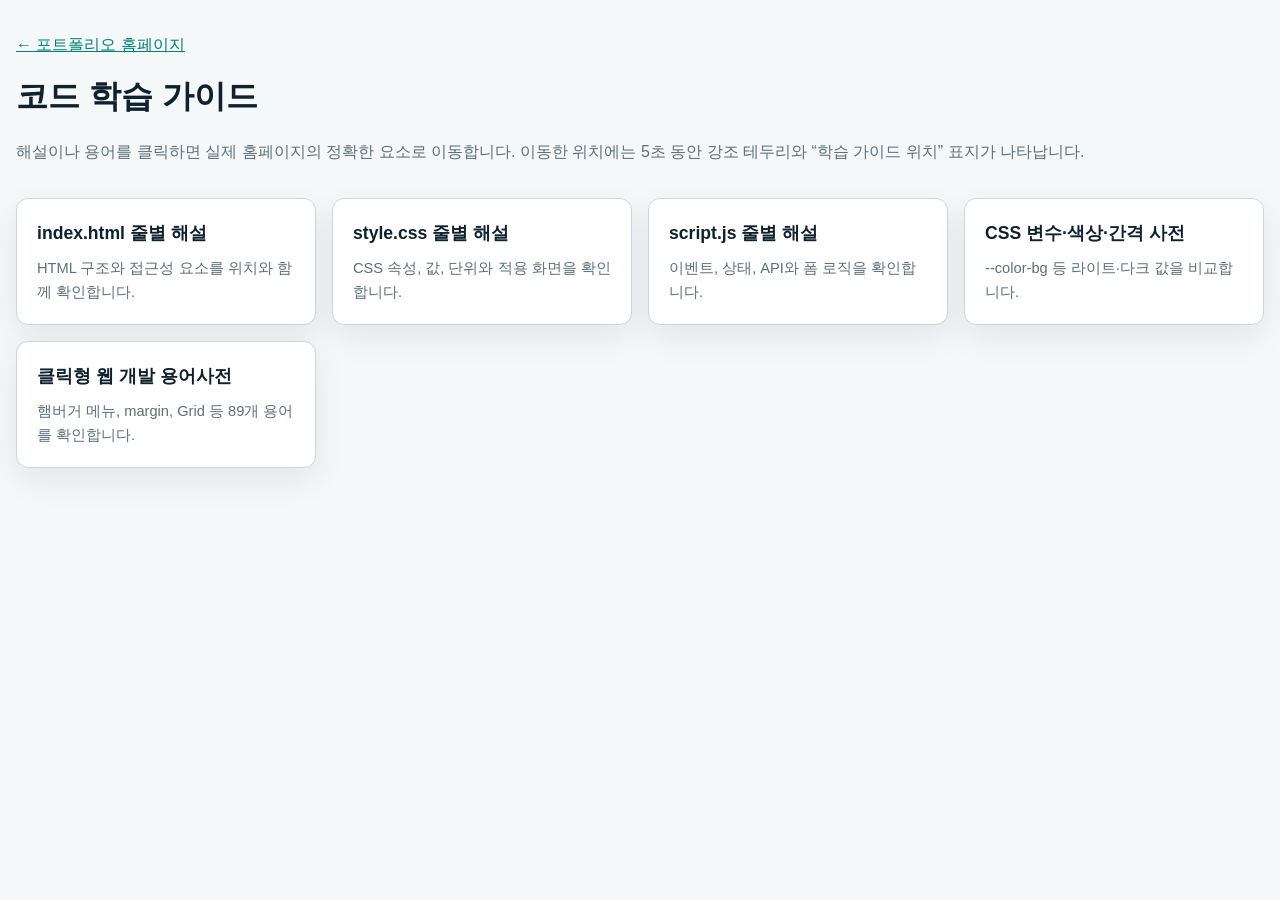
<file: docs/code-guide.html>
<!doctype html>
<html lang="ko">
  <head>
    <meta charset="UTF-8" />
    <meta name="viewport" content="width=device-width, initial-scale=1.0" />
    <title>황승재 포트폴리오 코드 학습 가이드</title>
    <link rel="stylesheet" href="guide.css" />
  </head>
  <body>
    <header class="guide-header">
      <a href="../index.html">← 포트폴리오 홈페이지</a>
      <h1>코드 학습 가이드</h1>
      <p>
        해설이나 용어를 클릭하면 실제 홈페이지의 정확한 요소로 이동합니다.
        이동한 위치에는 5초 동안 강조 테두리와 “학습 가이드 위치” 표지가 나타납니다.
      </p>
    </header>
    <main>
      <nav class="guide-menu" aria-label="학습 문서 선택">
        <a href="annotated-index.html">index.html 줄별 해설<small>HTML 구조와 접근성 요소를 위치와 함께 확인합니다.</small></a>
        <a href="annotated-style.html">style.css 줄별 해설<small>CSS 속성, 값, 단위와 적용 화면을 확인합니다.</small></a>
        <a href="annotated-script.html">script.js 줄별 해설<small>이벤트, 상태, API와 폼 로직을 확인합니다.</small></a>
        <a href="css-variables.html">CSS 변수·색상·간격 사전<small>--color-bg 등 라이트·다크 값을 비교합니다.</small></a>
        <a href="glossary.html">클릭형 웹 개발 용어사전<small>햄버거 메뉴, margin, Grid 등 89개 용어를 확인합니다.</small></a>
      </nav>
    </main>
  </body>
</html>
</file>
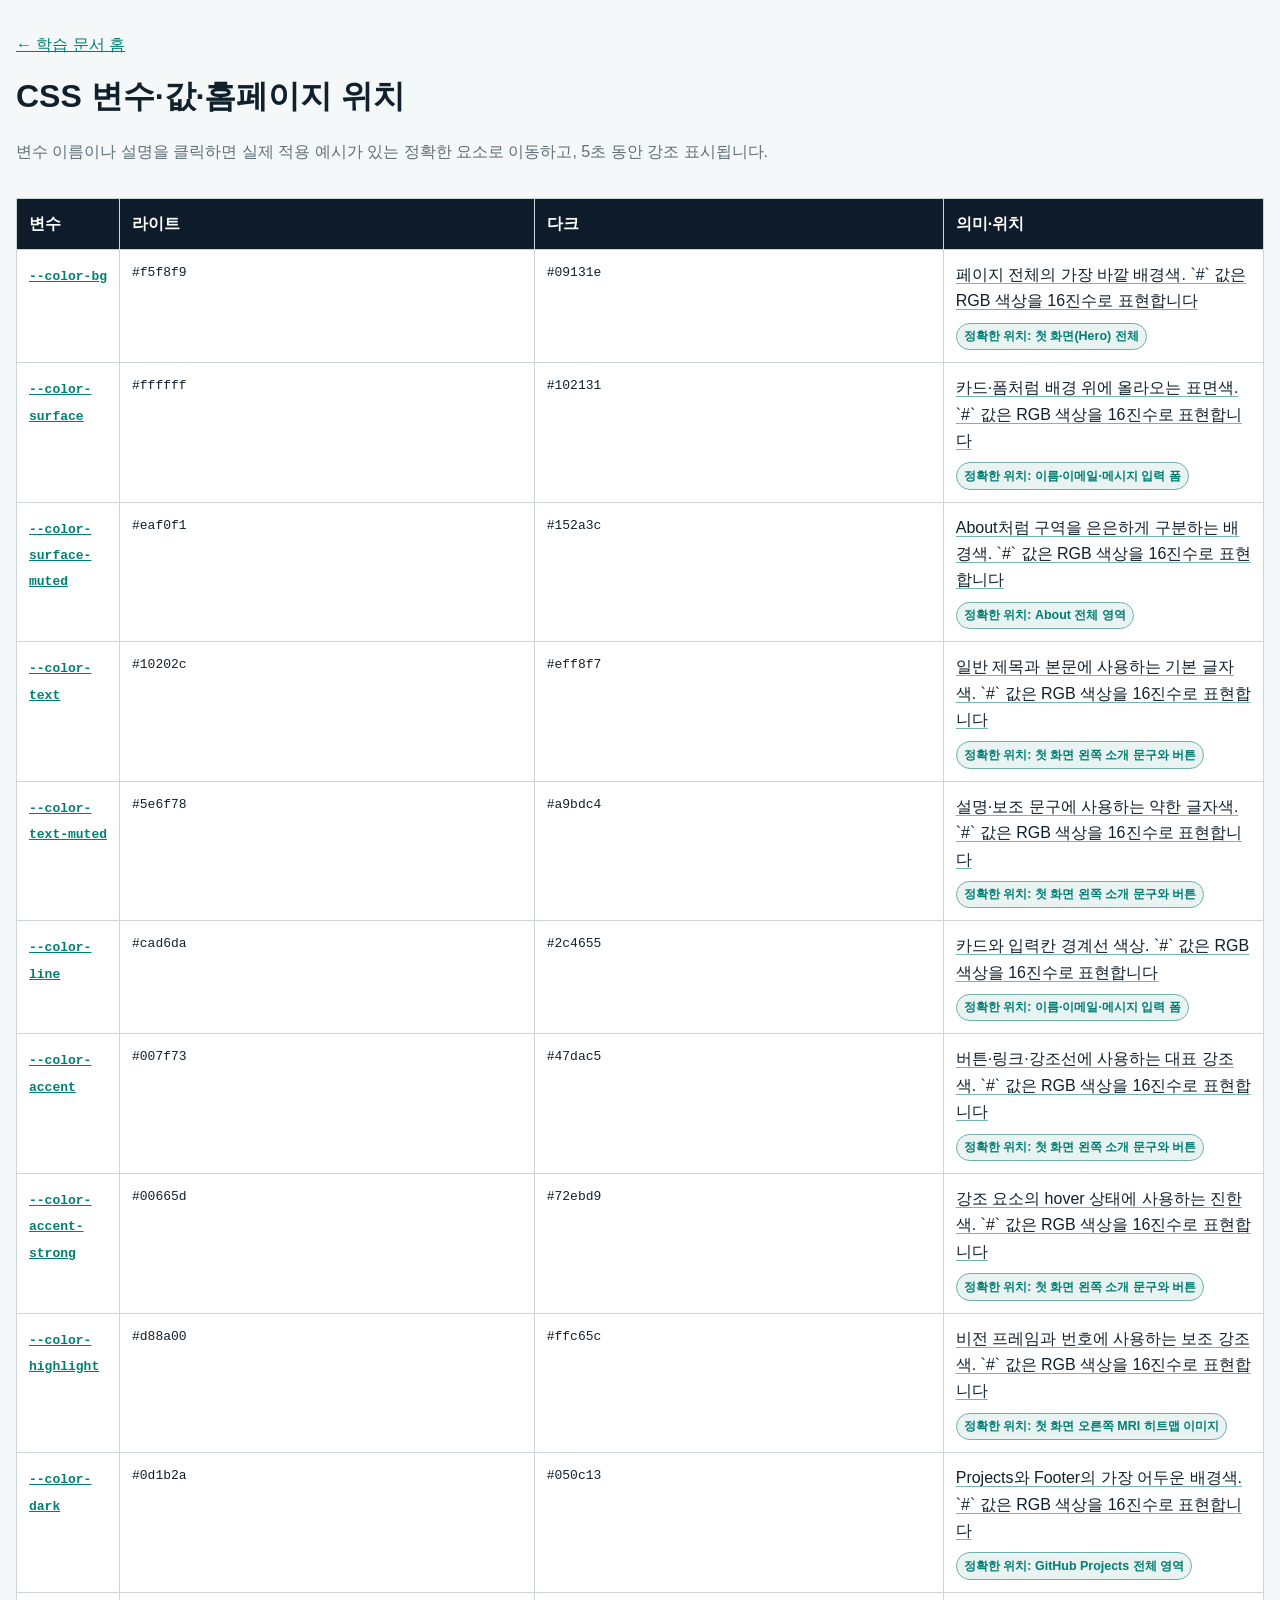
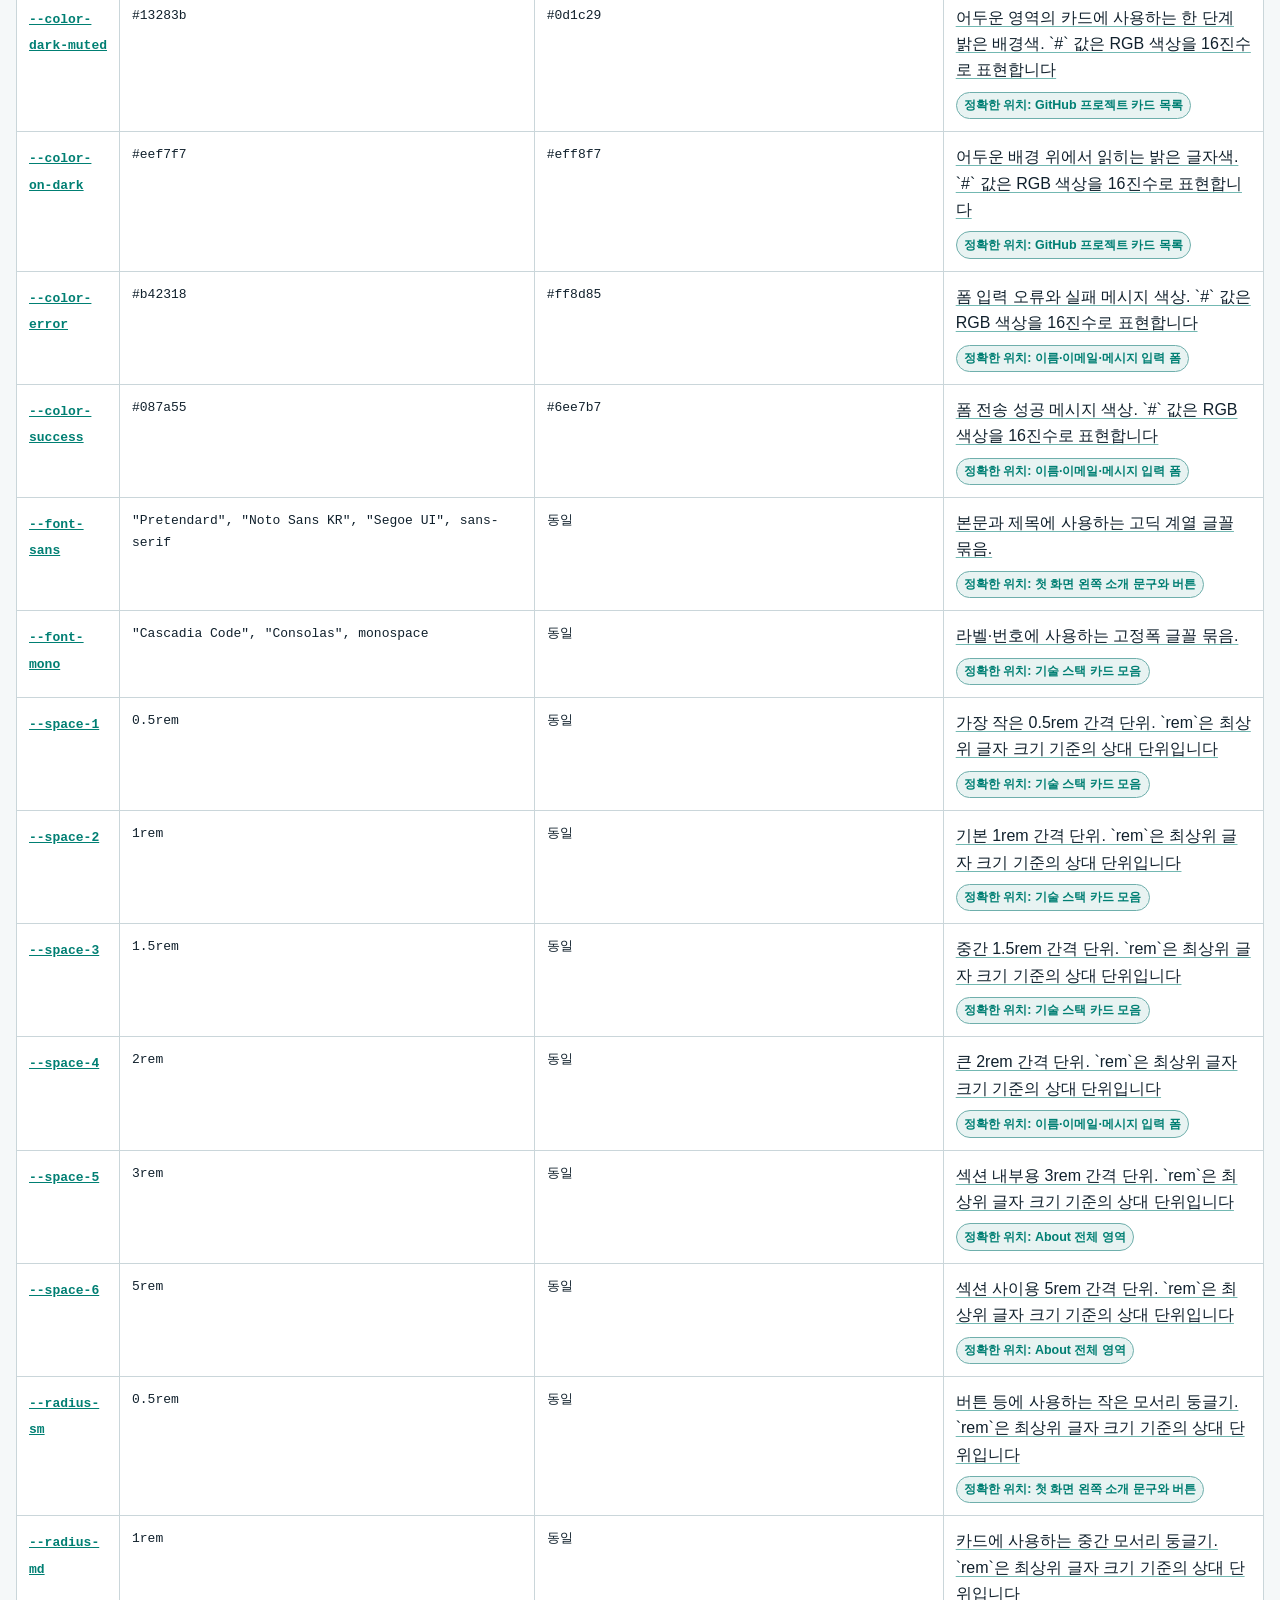
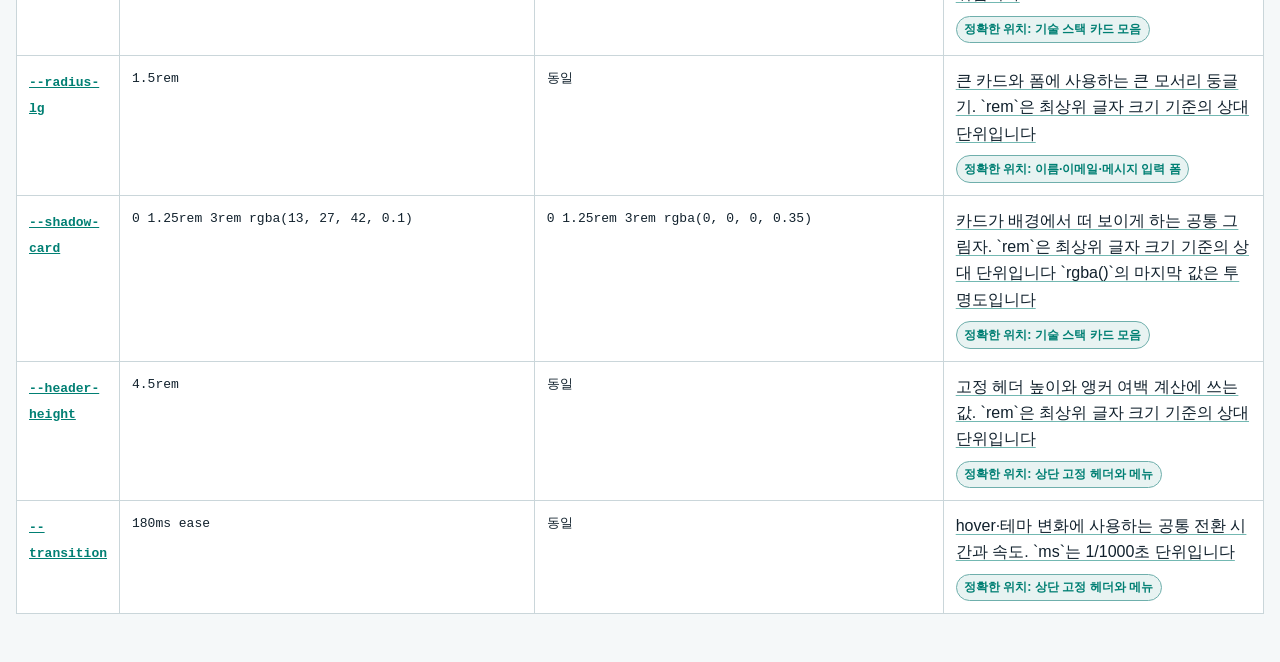
<file: docs/css-variables.html>
<!doctype html><html lang="ko"><head><meta charset="UTF-8"><meta name="viewport" content="width=device-width, initial-scale=1.0">
<title>CSS 변수·값·위치</title><link rel="stylesheet" href="guide.css"></head><body>
<header class="guide-header"><a href="code-guide.html">← 학습 문서 홈</a><h1>CSS 변수·값·홈페이지 위치</h1>
<p>변수 이름이나 설명을 클릭하면 실제 적용 예시가 있는 정확한 요소로 이동하고, 5초 동안 강조 표시됩니다.</p></header>
<main><div class="table-wrap"><table><thead><tr><th>변수</th><th>라이트</th><th>다크</th><th>의미·위치</th></tr></thead>
<tbody><tr><th><a href="../index.html?focus=hero#hero"><code>--color-bg</code></a></th><td><code>#f5f8f9</code></td><td><code>#09131e</code></td><td><a href="../index.html?focus=hero#hero">페이지 전체의 가장 바깥 배경색. `#` 값은 RGB 색상을 16진수로 표현합니다</a><small class="location-label">정확한 위치: 첫 화면(Hero) 전체</small></td></tr><tr><th><a href="../index.html?focus=contact-form#contact"><code>--color-surface</code></a></th><td><code>#ffffff</code></td><td><code>#102131</code></td><td><a href="../index.html?focus=contact-form#contact">카드·폼처럼 배경 위에 올라오는 표면색. `#` 값은 RGB 색상을 16진수로 표현합니다</a><small class="location-label">정확한 위치: 이름·이메일·메시지 입력 폼</small></td></tr><tr><th><a href="../index.html?focus=about#about"><code>--color-surface-muted</code></a></th><td><code>#eaf0f1</code></td><td><code>#152a3c</code></td><td><a href="../index.html?focus=about#about">About처럼 구역을 은은하게 구분하는 배경색. `#` 값은 RGB 색상을 16진수로 표현합니다</a><small class="location-label">정확한 위치: About 전체 영역</small></td></tr><tr><th><a href="../index.html?focus=hero-copy#hero"><code>--color-text</code></a></th><td><code>#10202c</code></td><td><code>#eff8f7</code></td><td><a href="../index.html?focus=hero-copy#hero">일반 제목과 본문에 사용하는 기본 글자색. `#` 값은 RGB 색상을 16진수로 표현합니다</a><small class="location-label">정확한 위치: 첫 화면 왼쪽 소개 문구와 버튼</small></td></tr><tr><th><a href="../index.html?focus=hero-copy#hero"><code>--color-text-muted</code></a></th><td><code>#5e6f78</code></td><td><code>#a9bdc4</code></td><td><a href="../index.html?focus=hero-copy#hero">설명·보조 문구에 사용하는 약한 글자색. `#` 값은 RGB 색상을 16진수로 표현합니다</a><small class="location-label">정확한 위치: 첫 화면 왼쪽 소개 문구와 버튼</small></td></tr><tr><th><a href="../index.html?focus=contact-form#contact"><code>--color-line</code></a></th><td><code>#cad6da</code></td><td><code>#2c4655</code></td><td><a href="../index.html?focus=contact-form#contact">카드와 입력칸 경계선 색상. `#` 값은 RGB 색상을 16진수로 표현합니다</a><small class="location-label">정확한 위치: 이름·이메일·메시지 입력 폼</small></td></tr><tr><th><a href="../index.html?focus=hero-copy#hero"><code>--color-accent</code></a></th><td><code>#007f73</code></td><td><code>#47dac5</code></td><td><a href="../index.html?focus=hero-copy#hero">버튼·링크·강조선에 사용하는 대표 강조색. `#` 값은 RGB 색상을 16진수로 표현합니다</a><small class="location-label">정확한 위치: 첫 화면 왼쪽 소개 문구와 버튼</small></td></tr><tr><th><a href="../index.html?focus=hero-copy#hero"><code>--color-accent-strong</code></a></th><td><code>#00665d</code></td><td><code>#72ebd9</code></td><td><a href="../index.html?focus=hero-copy#hero">강조 요소의 hover 상태에 사용하는 진한 색. `#` 값은 RGB 색상을 16진수로 표현합니다</a><small class="location-label">정확한 위치: 첫 화면 왼쪽 소개 문구와 버튼</small></td></tr><tr><th><a href="../index.html?focus=hero-visual#hero"><code>--color-highlight</code></a></th><td><code>#d88a00</code></td><td><code>#ffc65c</code></td><td><a href="../index.html?focus=hero-visual#hero">비전 프레임과 번호에 사용하는 보조 강조색. `#` 값은 RGB 색상을 16진수로 표현합니다</a><small class="location-label">정확한 위치: 첫 화면 오른쪽 MRI 히트맵 이미지</small></td></tr><tr><th><a href="../index.html?focus=projects#projects"><code>--color-dark</code></a></th><td><code>#0d1b2a</code></td><td><code>#050c13</code></td><td><a href="../index.html?focus=projects#projects">Projects와 Footer의 가장 어두운 배경색. `#` 값은 RGB 색상을 16진수로 표현합니다</a><small class="location-label">정확한 위치: GitHub Projects 전체 영역</small></td></tr><tr><th><a href="../index.html?focus=project-cards#projects"><code>--color-dark-muted</code></a></th><td><code>#13283b</code></td><td><code>#0d1c29</code></td><td><a href="../index.html?focus=project-cards#projects">어두운 영역의 카드에 사용하는 한 단계 밝은 배경색. `#` 값은 RGB 색상을 16진수로 표현합니다</a><small class="location-label">정확한 위치: GitHub 프로젝트 카드 목록</small></td></tr><tr><th><a href="../index.html?focus=project-cards#projects"><code>--color-on-dark</code></a></th><td><code>#eef7f7</code></td><td><code>#eff8f7</code></td><td><a href="../index.html?focus=project-cards#projects">어두운 배경 위에서 읽히는 밝은 글자색. `#` 값은 RGB 색상을 16진수로 표현합니다</a><small class="location-label">정확한 위치: GitHub 프로젝트 카드 목록</small></td></tr><tr><th><a href="../index.html?focus=contact-form#contact"><code>--color-error</code></a></th><td><code>#b42318</code></td><td><code>#ff8d85</code></td><td><a href="../index.html?focus=contact-form#contact">폼 입력 오류와 실패 메시지 색상. `#` 값은 RGB 색상을 16진수로 표현합니다</a><small class="location-label">정확한 위치: 이름·이메일·메시지 입력 폼</small></td></tr><tr><th><a href="../index.html?focus=contact-form#contact"><code>--color-success</code></a></th><td><code>#087a55</code></td><td><code>#6ee7b7</code></td><td><a href="../index.html?focus=contact-form#contact">폼 전송 성공 메시지 색상. `#` 값은 RGB 색상을 16진수로 표현합니다</a><small class="location-label">정확한 위치: 이름·이메일·메시지 입력 폼</small></td></tr><tr><th><a href="../index.html?focus=hero-copy#hero"><code>--font-sans</code></a></th><td><code>&quot;Pretendard&quot;, &quot;Noto Sans KR&quot;, &quot;Segoe UI&quot;, sans-serif</code></td><td><code>동일</code></td><td><a href="../index.html?focus=hero-copy#hero">본문과 제목에 사용하는 고딕 계열 글꼴 묶음. </a><small class="location-label">정확한 위치: 첫 화면 왼쪽 소개 문구와 버튼</small></td></tr><tr><th><a href="../index.html?focus=skill-cards#skills"><code>--font-mono</code></a></th><td><code>&quot;Cascadia Code&quot;, &quot;Consolas&quot;, monospace</code></td><td><code>동일</code></td><td><a href="../index.html?focus=skill-cards#skills">라벨·번호에 사용하는 고정폭 글꼴 묶음. </a><small class="location-label">정확한 위치: 기술 스택 카드 모음</small></td></tr><tr><th><a href="../index.html?focus=skill-cards#skills"><code>--space-1</code></a></th><td><code>0.5rem</code></td><td><code>동일</code></td><td><a href="../index.html?focus=skill-cards#skills">가장 작은 0.5rem 간격 단위. `rem`은 최상위 글자 크기 기준의 상대 단위입니다</a><small class="location-label">정확한 위치: 기술 스택 카드 모음</small></td></tr><tr><th><a href="../index.html?focus=skill-cards#skills"><code>--space-2</code></a></th><td><code>1rem</code></td><td><code>동일</code></td><td><a href="../index.html?focus=skill-cards#skills">기본 1rem 간격 단위. `rem`은 최상위 글자 크기 기준의 상대 단위입니다</a><small class="location-label">정확한 위치: 기술 스택 카드 모음</small></td></tr><tr><th><a href="../index.html?focus=skill-cards#skills"><code>--space-3</code></a></th><td><code>1.5rem</code></td><td><code>동일</code></td><td><a href="../index.html?focus=skill-cards#skills">중간 1.5rem 간격 단위. `rem`은 최상위 글자 크기 기준의 상대 단위입니다</a><small class="location-label">정확한 위치: 기술 스택 카드 모음</small></td></tr><tr><th><a href="../index.html?focus=contact-form#contact"><code>--space-4</code></a></th><td><code>2rem</code></td><td><code>동일</code></td><td><a href="../index.html?focus=contact-form#contact">큰 2rem 간격 단위. `rem`은 최상위 글자 크기 기준의 상대 단위입니다</a><small class="location-label">정확한 위치: 이름·이메일·메시지 입력 폼</small></td></tr><tr><th><a href="../index.html?focus=about#about"><code>--space-5</code></a></th><td><code>3rem</code></td><td><code>동일</code></td><td><a href="../index.html?focus=about#about">섹션 내부용 3rem 간격 단위. `rem`은 최상위 글자 크기 기준의 상대 단위입니다</a><small class="location-label">정확한 위치: About 전체 영역</small></td></tr><tr><th><a href="../index.html?focus=about#about"><code>--space-6</code></a></th><td><code>5rem</code></td><td><code>동일</code></td><td><a href="../index.html?focus=about#about">섹션 사이용 5rem 간격 단위. `rem`은 최상위 글자 크기 기준의 상대 단위입니다</a><small class="location-label">정확한 위치: About 전체 영역</small></td></tr><tr><th><a href="../index.html?focus=hero-copy#hero"><code>--radius-sm</code></a></th><td><code>0.5rem</code></td><td><code>동일</code></td><td><a href="../index.html?focus=hero-copy#hero">버튼 등에 사용하는 작은 모서리 둥글기. `rem`은 최상위 글자 크기 기준의 상대 단위입니다</a><small class="location-label">정확한 위치: 첫 화면 왼쪽 소개 문구와 버튼</small></td></tr><tr><th><a href="../index.html?focus=skill-cards#skills"><code>--radius-md</code></a></th><td><code>1rem</code></td><td><code>동일</code></td><td><a href="../index.html?focus=skill-cards#skills">카드에 사용하는 중간 모서리 둥글기. `rem`은 최상위 글자 크기 기준의 상대 단위입니다</a><small class="location-label">정확한 위치: 기술 스택 카드 모음</small></td></tr><tr><th><a href="../index.html?focus=contact-form#contact"><code>--radius-lg</code></a></th><td><code>1.5rem</code></td><td><code>동일</code></td><td><a href="../index.html?focus=contact-form#contact">큰 카드와 폼에 사용하는 큰 모서리 둥글기. `rem`은 최상위 글자 크기 기준의 상대 단위입니다</a><small class="location-label">정확한 위치: 이름·이메일·메시지 입력 폼</small></td></tr><tr><th><a href="../index.html?focus=skill-cards#skills"><code>--shadow-card</code></a></th><td><code>0 1.25rem 3rem rgba(13, 27, 42, 0.1)</code></td><td><code>0 1.25rem 3rem rgba(0, 0, 0, 0.35)</code></td><td><a href="../index.html?focus=skill-cards#skills">카드가 배경에서 떠 보이게 하는 공통 그림자. `rem`은 최상위 글자 크기 기준의 상대 단위입니다 `rgba()`의 마지막 값은 투명도입니다</a><small class="location-label">정확한 위치: 기술 스택 카드 모음</small></td></tr><tr><th><a href="../index.html?focus=header#hero"><code>--header-height</code></a></th><td><code>4.5rem</code></td><td><code>동일</code></td><td><a href="../index.html?focus=header#hero">고정 헤더 높이와 앵커 여백 계산에 쓰는 값. `rem`은 최상위 글자 크기 기준의 상대 단위입니다</a><small class="location-label">정확한 위치: 상단 고정 헤더와 메뉴</small></td></tr><tr><th><a href="../index.html?focus=header#hero"><code>--transition</code></a></th><td><code>180ms ease</code></td><td><code>동일</code></td><td><a href="../index.html?focus=header#hero">hover·테마 변화에 사용하는 공통 전환 시간과 속도. `ms`는 1/1000초 단위입니다</a><small class="location-label">정확한 위치: 상단 고정 헤더와 메뉴</small></td></tr></tbody></table></div></main></body></html>
</file>
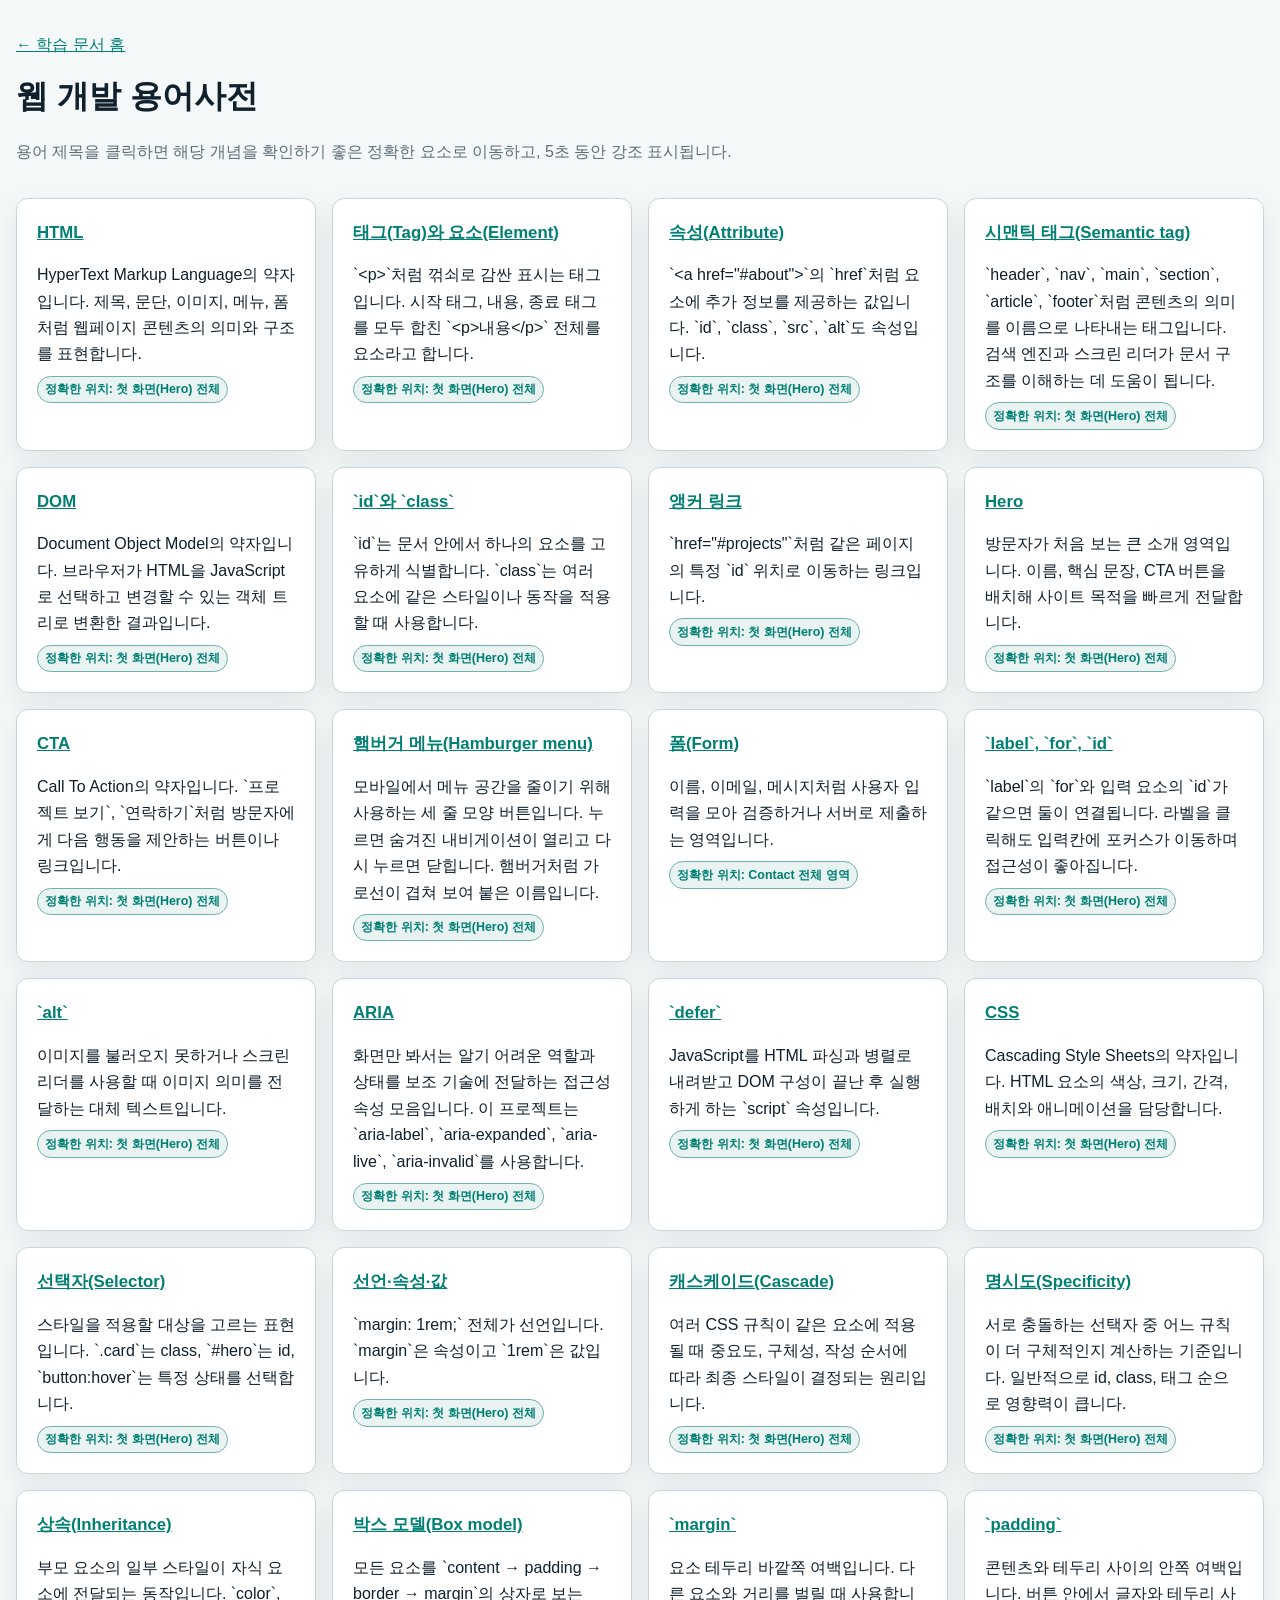
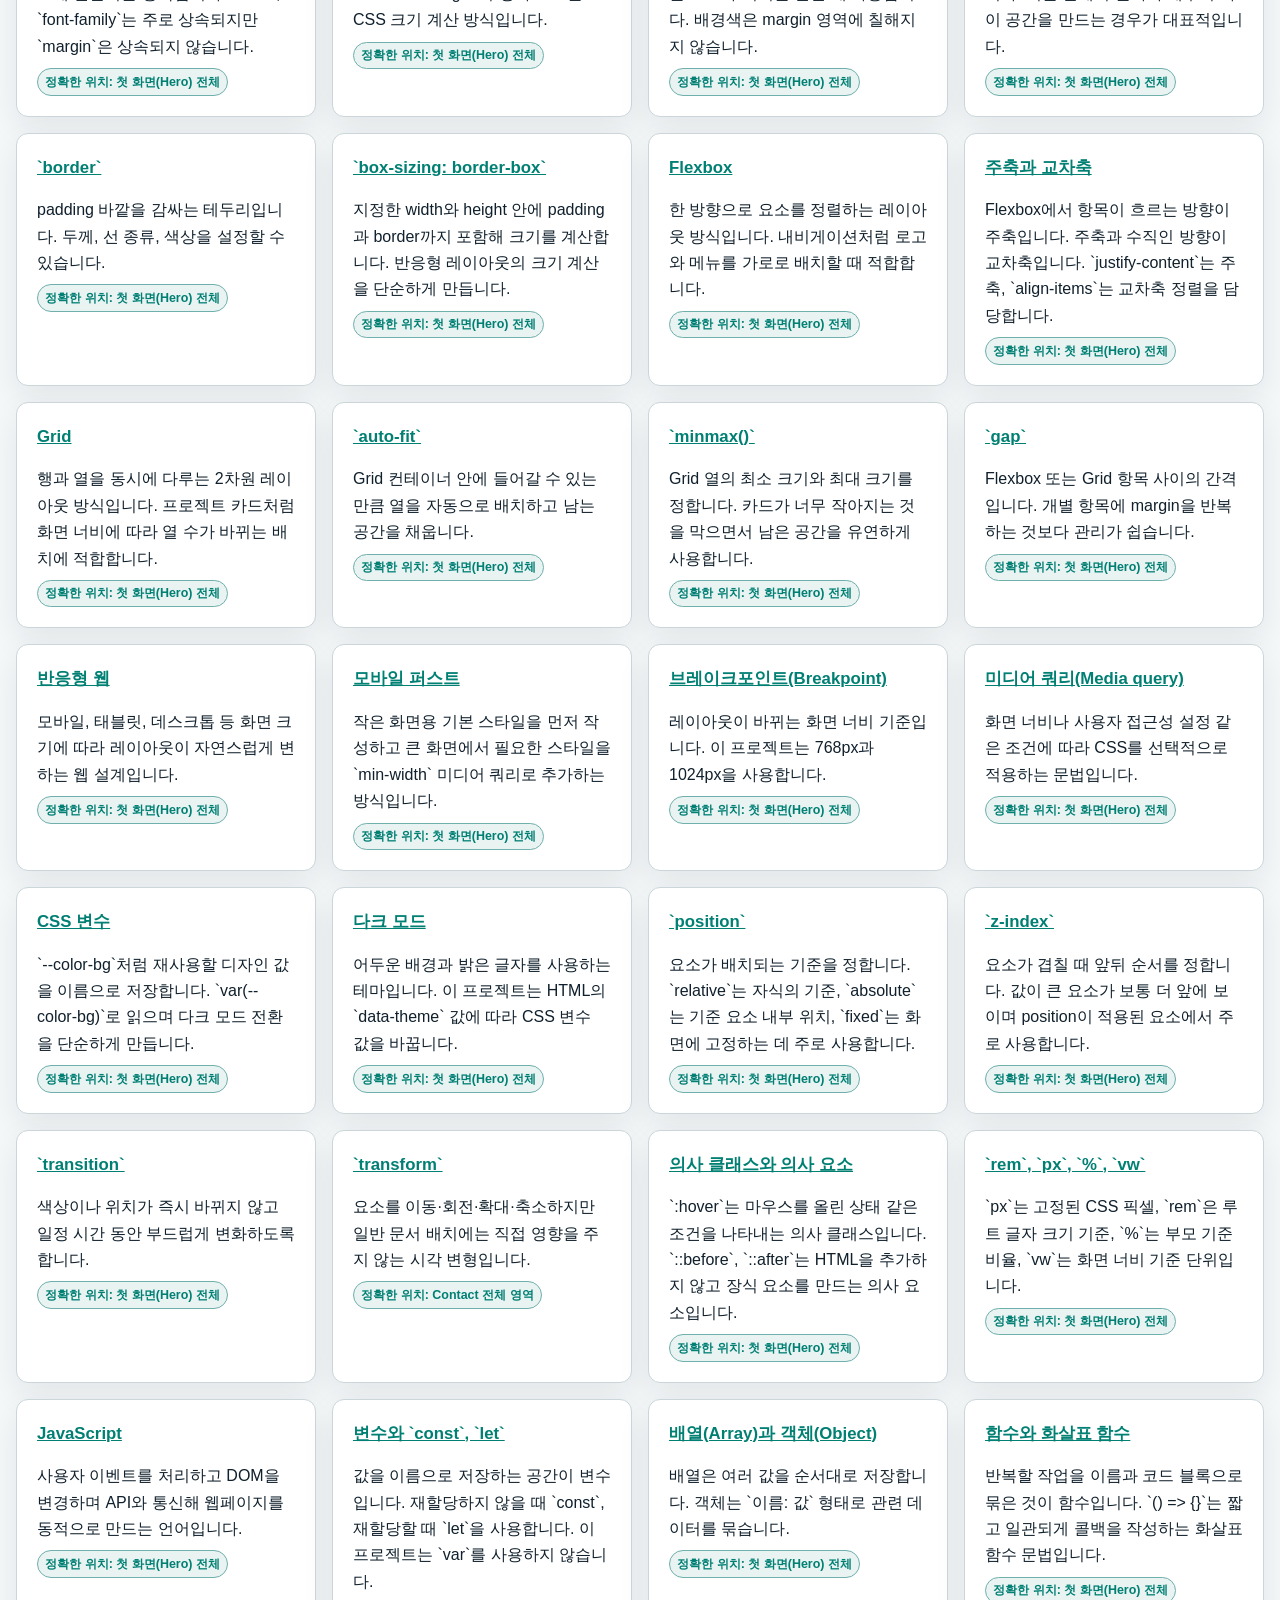
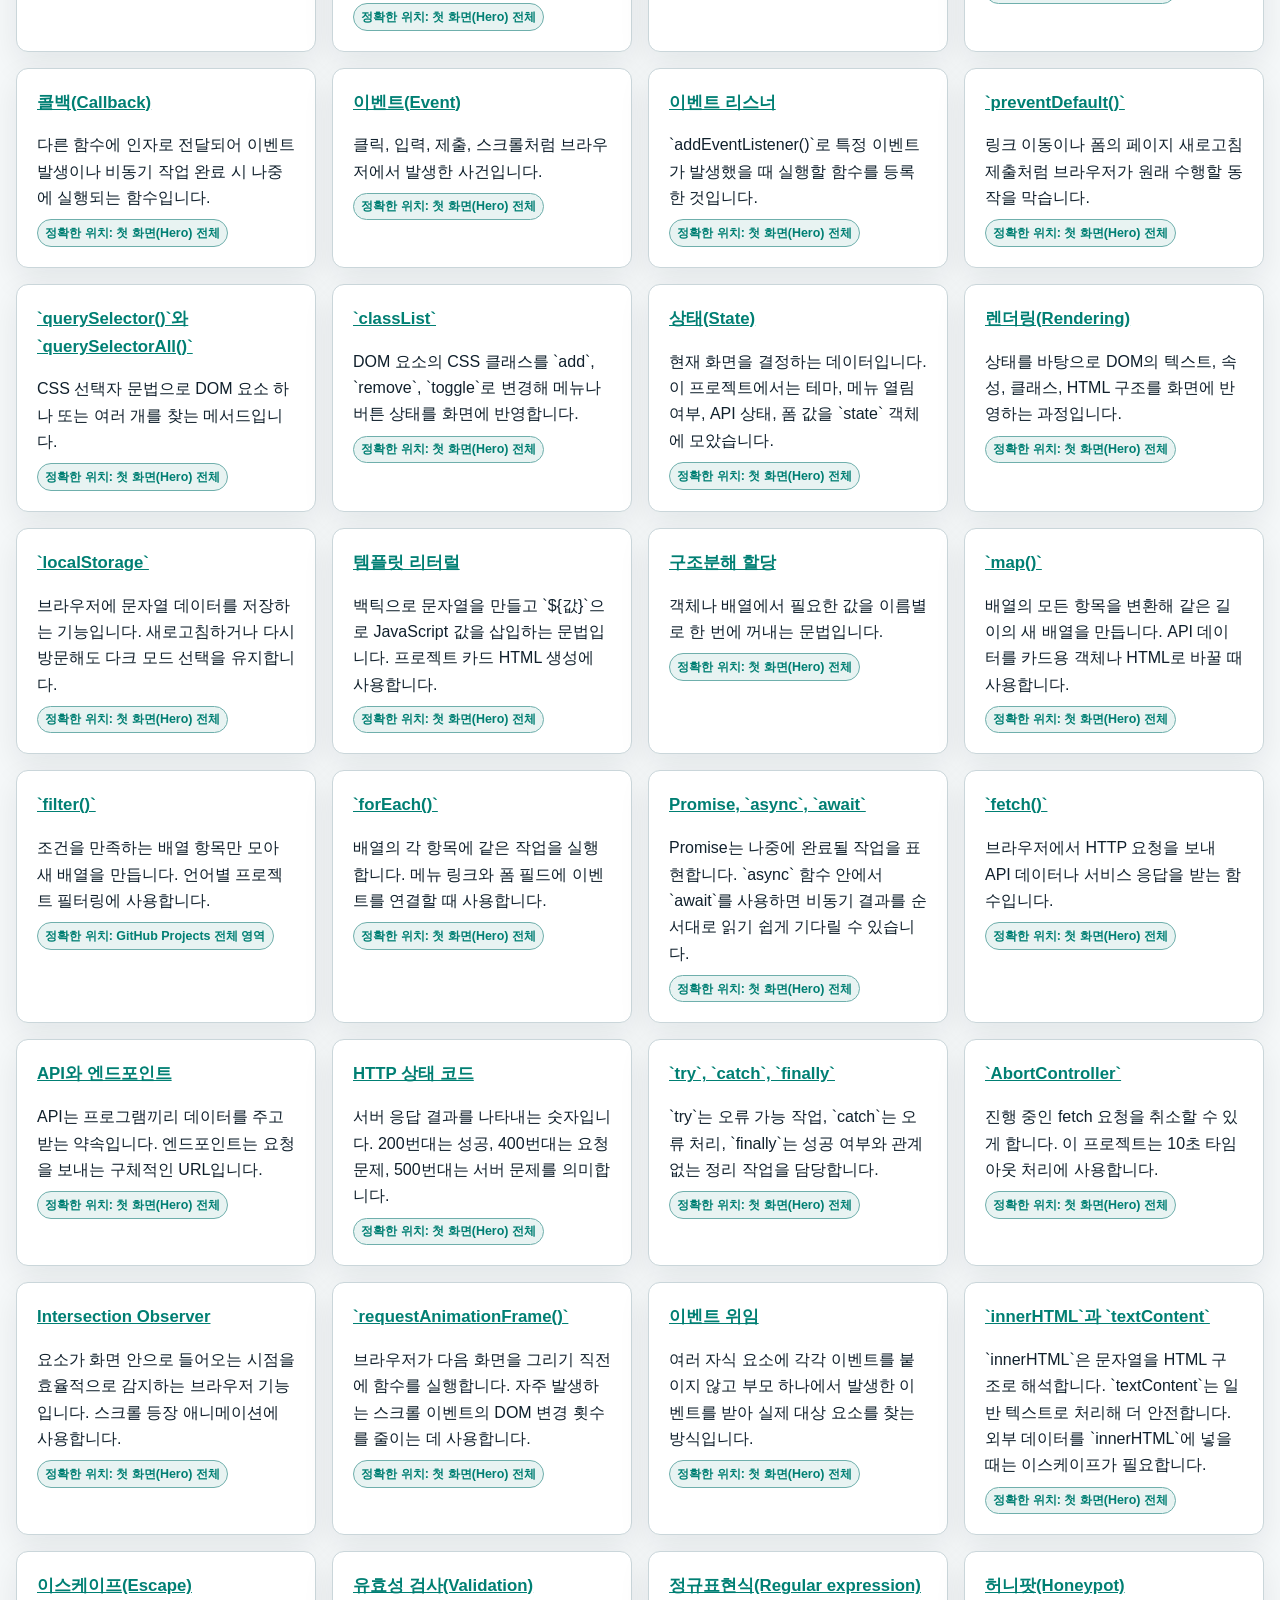
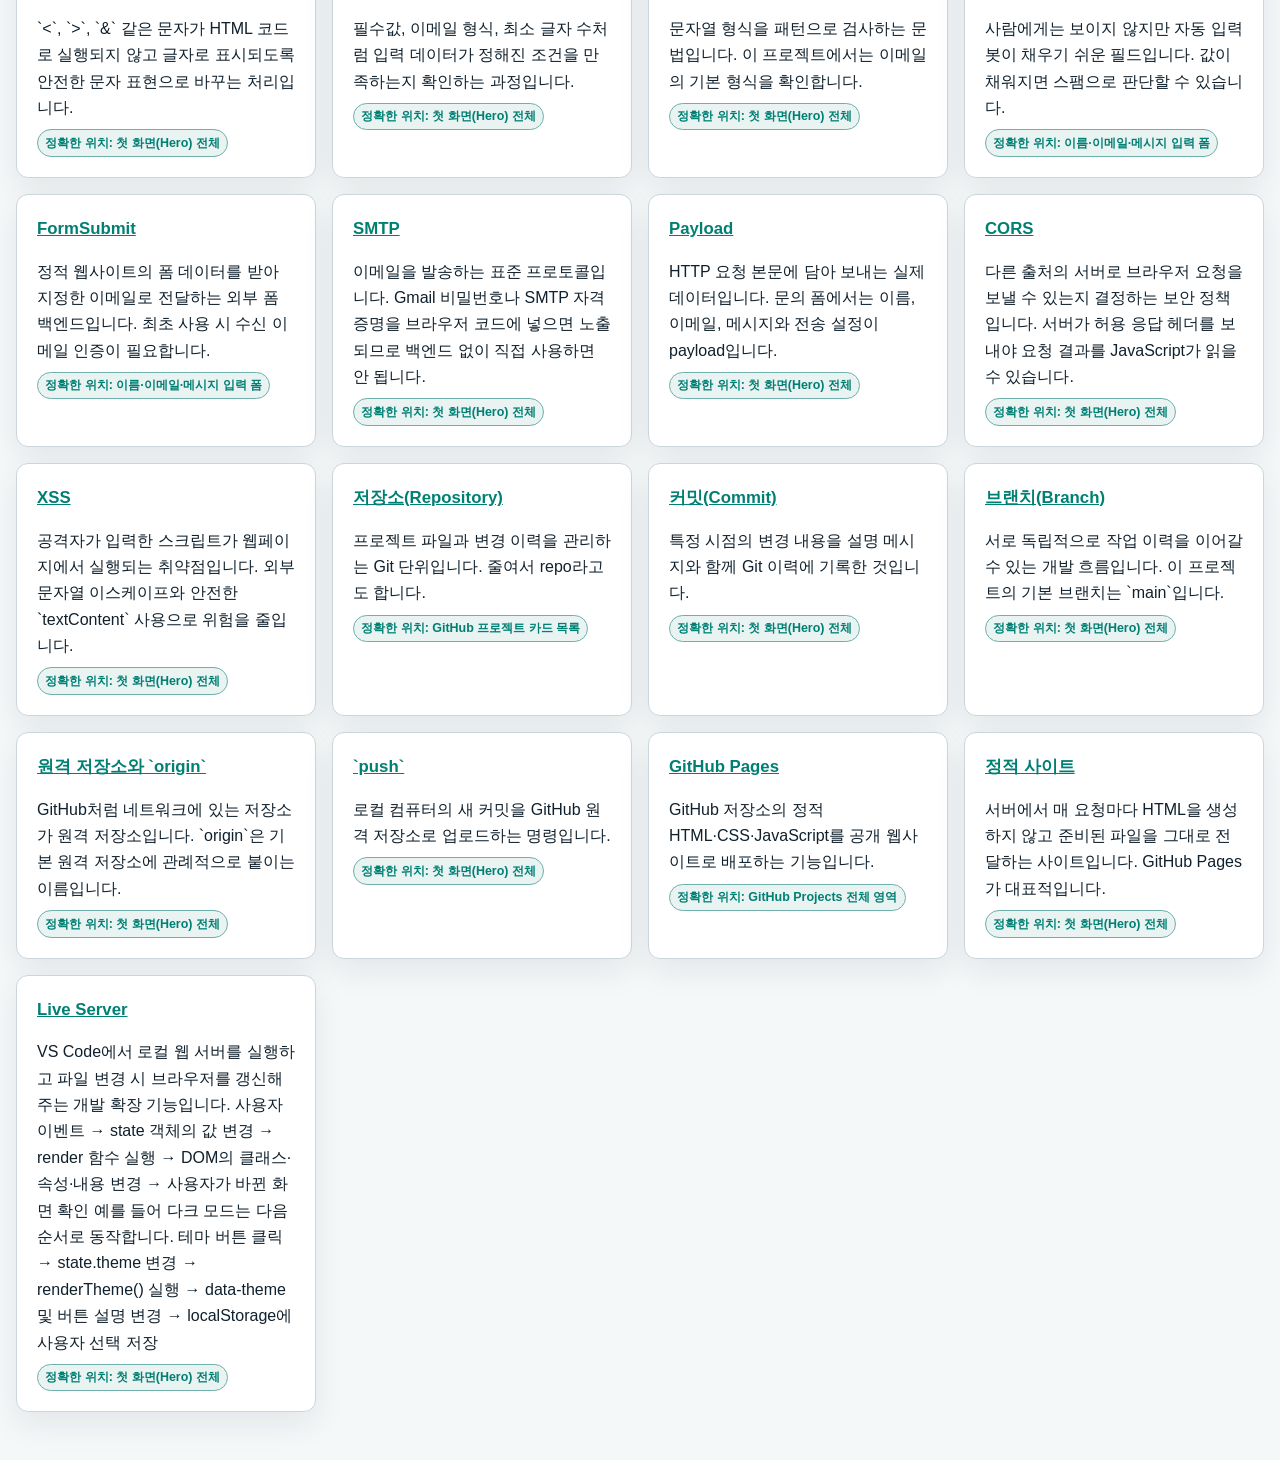
<file: docs/glossary.html>
<!doctype html><html lang="ko"><head><meta charset="UTF-8"><meta name="viewport" content="width=device-width, initial-scale=1.0">
<title>웹 개발 용어사전</title><link rel="stylesheet" href="guide.css"></head><body>
<header class="guide-header"><a href="code-guide.html">← 학습 문서 홈</a><h1>웹 개발 용어사전</h1>
<p>용어 제목을 클릭하면 해당 개념을 확인하기 좋은 정확한 요소로 이동하고, 5초 동안 강조 표시됩니다.</p></header>
<main class="term-grid"><article><h2><a href="../index.html?focus=hero#hero">HTML</a></h2><p>HyperText Markup Language의 약자입니다. 제목, 문단, 이미지, 메뉴, 폼처럼 웹페이지 콘텐츠의 의미와 구조를 표현합니다.</p><small class="location-label">정확한 위치: 첫 화면(Hero) 전체</small></article><article><h2><a href="../index.html?focus=hero#hero">태그(Tag)와 요소(Element)</a></h2><p>`&lt;p&gt;`처럼 꺾쇠로 감싼 표시는 태그입니다. 시작 태그, 내용, 종료 태그를 모두 합친 `&lt;p&gt;내용&lt;/p&gt;` 전체를 요소라고 합니다.</p><small class="location-label">정확한 위치: 첫 화면(Hero) 전체</small></article><article><h2><a href="../index.html?focus=hero#hero">속성(Attribute)</a></h2><p>`&lt;a href=&quot;#about&quot;&gt;`의 `href`처럼 요소에 추가 정보를 제공하는 값입니다. `id`, `class`, `src`, `alt`도 속성입니다.</p><small class="location-label">정확한 위치: 첫 화면(Hero) 전체</small></article><article><h2><a href="../index.html?focus=hero#hero">시맨틱 태그(Semantic tag)</a></h2><p>`header`, `nav`, `main`, `section`, `article`, `footer`처럼 콘텐츠의 의미를 이름으로 나타내는 태그입니다. 검색 엔진과 스크린 리더가 문서 구조를 이해하는 데 도움이 됩니다.</p><small class="location-label">정확한 위치: 첫 화면(Hero) 전체</small></article><article><h2><a href="../index.html?focus=hero#hero">DOM</a></h2><p>Document Object Model의 약자입니다. 브라우저가 HTML을 JavaScript로 선택하고 변경할 수 있는 객체 트리로 변환한 결과입니다.</p><small class="location-label">정확한 위치: 첫 화면(Hero) 전체</small></article><article><h2><a href="../index.html?focus=hero#hero">`id`와 `class`</a></h2><p>`id`는 문서 안에서 하나의 요소를 고유하게 식별합니다. `class`는 여러 요소에 같은 스타일이나 동작을 적용할 때 사용합니다.</p><small class="location-label">정확한 위치: 첫 화면(Hero) 전체</small></article><article><h2><a href="../index.html?focus=hero#hero">앵커 링크</a></h2><p>`href=&quot;#projects&quot;`처럼 같은 페이지의 특정 `id` 위치로 이동하는 링크입니다.</p><small class="location-label">정확한 위치: 첫 화면(Hero) 전체</small></article><article><h2><a href="../index.html?focus=hero#hero">Hero</a></h2><p>방문자가 처음 보는 큰 소개 영역입니다. 이름, 핵심 문장, CTA 버튼을 배치해 사이트 목적을 빠르게 전달합니다.</p><small class="location-label">정확한 위치: 첫 화면(Hero) 전체</small></article><article><h2><a href="../index.html?focus=hero#hero">CTA</a></h2><p>Call To Action의 약자입니다. `프로젝트 보기`, `연락하기`처럼 방문자에게 다음 행동을 제안하는 버튼이나 링크입니다.</p><small class="location-label">정확한 위치: 첫 화면(Hero) 전체</small></article><article><h2><a href="../index.html?focus=hero#hero">햄버거 메뉴(Hamburger menu)</a></h2><p>모바일에서 메뉴 공간을 줄이기 위해 사용하는 세 줄 모양 버튼입니다. 누르면 숨겨진 내비게이션이 열리고 다시 누르면 닫힙니다. 햄버거처럼 가로선이 겹쳐 보여 붙은 이름입니다.</p><small class="location-label">정확한 위치: 첫 화면(Hero) 전체</small></article><article><h2><a href="../index.html?focus=contact#contact">폼(Form)</a></h2><p>이름, 이메일, 메시지처럼 사용자 입력을 모아 검증하거나 서버로 제출하는 영역입니다.</p><small class="location-label">정확한 위치: Contact 전체 영역</small></article><article><h2><a href="../index.html?focus=hero#hero">`label`, `for`, `id`</a></h2><p>`label`의 `for`와 입력 요소의 `id`가 같으면 둘이 연결됩니다. 라벨을 클릭해도 입력칸에 포커스가 이동하며 접근성이 좋아집니다.</p><small class="location-label">정확한 위치: 첫 화면(Hero) 전체</small></article><article><h2><a href="../index.html?focus=hero#hero">`alt`</a></h2><p>이미지를 불러오지 못하거나 스크린 리더를 사용할 때 이미지 의미를 전달하는 대체 텍스트입니다.</p><small class="location-label">정확한 위치: 첫 화면(Hero) 전체</small></article><article><h2><a href="../index.html?focus=hero#hero">ARIA</a></h2><p>화면만 봐서는 알기 어려운 역할과 상태를 보조 기술에 전달하는 접근성 속성 모음입니다. 이 프로젝트는 `aria-label`, `aria-expanded`, `aria-live`, `aria-invalid`를 사용합니다.</p><small class="location-label">정확한 위치: 첫 화면(Hero) 전체</small></article><article><h2><a href="../index.html?focus=hero#hero">`defer`</a></h2><p>JavaScript를 HTML 파싱과 병렬로 내려받고 DOM 구성이 끝난 후 실행하게 하는 `script` 속성입니다.</p><small class="location-label">정확한 위치: 첫 화면(Hero) 전체</small></article><article><h2><a href="../index.html?focus=hero#hero">CSS</a></h2><p>Cascading Style Sheets의 약자입니다. HTML 요소의 색상, 크기, 간격, 배치와 애니메이션을 담당합니다.</p><small class="location-label">정확한 위치: 첫 화면(Hero) 전체</small></article><article><h2><a href="../index.html?focus=hero#hero">선택자(Selector)</a></h2><p>스타일을 적용할 대상을 고르는 표현입니다. `.card`는 class, `#hero`는 id, `button:hover`는 특정 상태를 선택합니다.</p><small class="location-label">정확한 위치: 첫 화면(Hero) 전체</small></article><article><h2><a href="../index.html?focus=hero#hero">선언·속성·값</a></h2><p>`margin: 1rem;` 전체가 선언입니다. `margin`은 속성이고 `1rem`은 값입니다.</p><small class="location-label">정확한 위치: 첫 화면(Hero) 전체</small></article><article><h2><a href="../index.html?focus=hero#hero">캐스케이드(Cascade)</a></h2><p>여러 CSS 규칙이 같은 요소에 적용될 때 중요도, 구체성, 작성 순서에 따라 최종 스타일이 결정되는 원리입니다.</p><small class="location-label">정확한 위치: 첫 화면(Hero) 전체</small></article><article><h2><a href="../index.html?focus=hero#hero">명시도(Specificity)</a></h2><p>서로 충돌하는 선택자 중 어느 규칙이 더 구체적인지 계산하는 기준입니다. 일반적으로 id, class, 태그 순으로 영향력이 큽니다.</p><small class="location-label">정확한 위치: 첫 화면(Hero) 전체</small></article><article><h2><a href="../index.html?focus=hero#hero">상속(Inheritance)</a></h2><p>부모 요소의 일부 스타일이 자식 요소에 전달되는 동작입니다. `color`, `font-family`는 주로 상속되지만 `margin`은 상속되지 않습니다.</p><small class="location-label">정확한 위치: 첫 화면(Hero) 전체</small></article><article><h2><a href="../index.html?focus=hero#hero">박스 모델(Box model)</a></h2><p>모든 요소를 `content → padding → border → margin`의 상자로 보는 CSS 크기 계산 방식입니다.</p><small class="location-label">정확한 위치: 첫 화면(Hero) 전체</small></article><article><h2><a href="../index.html?focus=hero#hero">`margin`</a></h2><p>요소 테두리 바깥쪽 여백입니다. 다른 요소와 거리를 벌릴 때 사용합니다. 배경색은 margin 영역에 칠해지지 않습니다.</p><small class="location-label">정확한 위치: 첫 화면(Hero) 전체</small></article><article><h2><a href="../index.html?focus=hero#hero">`padding`</a></h2><p>콘텐츠와 테두리 사이의 안쪽 여백입니다. 버튼 안에서 글자와 테두리 사이 공간을 만드는 경우가 대표적입니다.</p><small class="location-label">정확한 위치: 첫 화면(Hero) 전체</small></article><article><h2><a href="../index.html?focus=hero#hero">`border`</a></h2><p>padding 바깥을 감싸는 테두리입니다. 두께, 선 종류, 색상을 설정할 수 있습니다.</p><small class="location-label">정확한 위치: 첫 화면(Hero) 전체</small></article><article><h2><a href="../index.html?focus=hero#hero">`box-sizing: border-box`</a></h2><p>지정한 width와 height 안에 padding과 border까지 포함해 크기를 계산합니다. 반응형 레이아웃의 크기 계산을 단순하게 만듭니다.</p><small class="location-label">정확한 위치: 첫 화면(Hero) 전체</small></article><article><h2><a href="../index.html?focus=hero#hero">Flexbox</a></h2><p>한 방향으로 요소를 정렬하는 레이아웃 방식입니다. 내비게이션처럼 로고와 메뉴를 가로로 배치할 때 적합합니다.</p><small class="location-label">정확한 위치: 첫 화면(Hero) 전체</small></article><article><h2><a href="../index.html?focus=hero#hero">주축과 교차축</a></h2><p>Flexbox에서 항목이 흐르는 방향이 주축입니다. 주축과 수직인 방향이 교차축입니다. `justify-content`는 주축, `align-items`는 교차축 정렬을 담당합니다.</p><small class="location-label">정확한 위치: 첫 화면(Hero) 전체</small></article><article><h2><a href="../index.html?focus=hero#hero">Grid</a></h2><p>행과 열을 동시에 다루는 2차원 레이아웃 방식입니다. 프로젝트 카드처럼 화면 너비에 따라 열 수가 바뀌는 배치에 적합합니다.</p><small class="location-label">정확한 위치: 첫 화면(Hero) 전체</small></article><article><h2><a href="../index.html?focus=hero#hero">`auto-fit`</a></h2><p>Grid 컨테이너 안에 들어갈 수 있는 만큼 열을 자동으로 배치하고 남는 공간을 채웁니다.</p><small class="location-label">정확한 위치: 첫 화면(Hero) 전체</small></article><article><h2><a href="../index.html?focus=hero#hero">`minmax()`</a></h2><p>Grid 열의 최소 크기와 최대 크기를 정합니다. 카드가 너무 작아지는 것을 막으면서 남은 공간을 유연하게 사용합니다.</p><small class="location-label">정확한 위치: 첫 화면(Hero) 전체</small></article><article><h2><a href="../index.html?focus=hero#hero">`gap`</a></h2><p>Flexbox 또는 Grid 항목 사이의 간격입니다. 개별 항목에 margin을 반복하는 것보다 관리가 쉽습니다.</p><small class="location-label">정확한 위치: 첫 화면(Hero) 전체</small></article><article><h2><a href="../index.html?focus=hero#hero">반응형 웹</a></h2><p>모바일, 태블릿, 데스크톱 등 화면 크기에 따라 레이아웃이 자연스럽게 변하는 웹 설계입니다.</p><small class="location-label">정확한 위치: 첫 화면(Hero) 전체</small></article><article><h2><a href="../index.html?focus=hero#hero">모바일 퍼스트</a></h2><p>작은 화면용 기본 스타일을 먼저 작성하고 큰 화면에서 필요한 스타일을 `min-width` 미디어 쿼리로 추가하는 방식입니다.</p><small class="location-label">정확한 위치: 첫 화면(Hero) 전체</small></article><article><h2><a href="../index.html?focus=hero#hero">브레이크포인트(Breakpoint)</a></h2><p>레이아웃이 바뀌는 화면 너비 기준입니다. 이 프로젝트는 768px과 1024px을 사용합니다.</p><small class="location-label">정확한 위치: 첫 화면(Hero) 전체</small></article><article><h2><a href="../index.html?focus=hero#hero">미디어 쿼리(Media query)</a></h2><p>화면 너비나 사용자 접근성 설정 같은 조건에 따라 CSS를 선택적으로 적용하는 문법입니다.</p><small class="location-label">정확한 위치: 첫 화면(Hero) 전체</small></article><article><h2><a href="../index.html?focus=hero#hero">CSS 변수</a></h2><p>`--color-bg`처럼 재사용할 디자인 값을 이름으로 저장합니다. `var(--color-bg)`로 읽으며 다크 모드 전환을 단순하게 만듭니다.</p><small class="location-label">정확한 위치: 첫 화면(Hero) 전체</small></article><article><h2><a href="../index.html?focus=hero#hero">다크 모드</a></h2><p>어두운 배경과 밝은 글자를 사용하는 테마입니다. 이 프로젝트는 HTML의 `data-theme` 값에 따라 CSS 변수 값을 바꿉니다.</p><small class="location-label">정확한 위치: 첫 화면(Hero) 전체</small></article><article><h2><a href="../index.html?focus=hero#hero">`position`</a></h2><p>요소가 배치되는 기준을 정합니다. `relative`는 자식의 기준, `absolute`는 기준 요소 내부 위치, `fixed`는 화면에 고정하는 데 주로 사용합니다.</p><small class="location-label">정확한 위치: 첫 화면(Hero) 전체</small></article><article><h2><a href="../index.html?focus=hero#hero">`z-index`</a></h2><p>요소가 겹칠 때 앞뒤 순서를 정합니다. 값이 큰 요소가 보통 더 앞에 보이며 position이 적용된 요소에서 주로 사용합니다.</p><small class="location-label">정확한 위치: 첫 화면(Hero) 전체</small></article><article><h2><a href="../index.html?focus=hero#hero">`transition`</a></h2><p>색상이나 위치가 즉시 바뀌지 않고 일정 시간 동안 부드럽게 변화하도록 합니다.</p><small class="location-label">정확한 위치: 첫 화면(Hero) 전체</small></article><article><h2><a href="../index.html?focus=contact#contact">`transform`</a></h2><p>요소를 이동·회전·확대·축소하지만 일반 문서 배치에는 직접 영향을 주지 않는 시각 변형입니다.</p><small class="location-label">정확한 위치: Contact 전체 영역</small></article><article><h2><a href="../index.html?focus=hero#hero">의사 클래스와 의사 요소</a></h2><p>`:hover`는 마우스를 올린 상태 같은 조건을 나타내는 의사 클래스입니다. `::before`, `::after`는 HTML을 추가하지 않고 장식 요소를 만드는 의사 요소입니다.</p><small class="location-label">정확한 위치: 첫 화면(Hero) 전체</small></article><article><h2><a href="../index.html?focus=hero#hero">`rem`, `px`, `%`, `vw`</a></h2><p>`px`는 고정된 CSS 픽셀, `rem`은 루트 글자 크기 기준, `%`는 부모 기준 비율, `vw`는 화면 너비 기준 단위입니다.</p><small class="location-label">정확한 위치: 첫 화면(Hero) 전체</small></article><article><h2><a href="../index.html?focus=hero#hero">JavaScript</a></h2><p>사용자 이벤트를 처리하고 DOM을 변경하며 API와 통신해 웹페이지를 동적으로 만드는 언어입니다.</p><small class="location-label">정확한 위치: 첫 화면(Hero) 전체</small></article><article><h2><a href="../index.html?focus=hero#hero">변수와 `const`, `let`</a></h2><p>값을 이름으로 저장하는 공간이 변수입니다. 재할당하지 않을 때 `const`, 재할당할 때 `let`을 사용합니다. 이 프로젝트는 `var`를 사용하지 않습니다.</p><small class="location-label">정확한 위치: 첫 화면(Hero) 전체</small></article><article><h2><a href="../index.html?focus=hero#hero">배열(Array)과 객체(Object)</a></h2><p>배열은 여러 값을 순서대로 저장합니다. 객체는 `이름: 값` 형태로 관련 데이터를 묶습니다.</p><small class="location-label">정확한 위치: 첫 화면(Hero) 전체</small></article><article><h2><a href="../index.html?focus=hero#hero">함수와 화살표 함수</a></h2><p>반복할 작업을 이름과 코드 블록으로 묶은 것이 함수입니다. `() =&gt; {}`는 짧고 일관되게 콜백을 작성하는 화살표 함수 문법입니다.</p><small class="location-label">정확한 위치: 첫 화면(Hero) 전체</small></article><article><h2><a href="../index.html?focus=hero#hero">콜백(Callback)</a></h2><p>다른 함수에 인자로 전달되어 이벤트 발생이나 비동기 작업 완료 시 나중에 실행되는 함수입니다.</p><small class="location-label">정확한 위치: 첫 화면(Hero) 전체</small></article><article><h2><a href="../index.html?focus=hero#hero">이벤트(Event)</a></h2><p>클릭, 입력, 제출, 스크롤처럼 브라우저에서 발생한 사건입니다.</p><small class="location-label">정확한 위치: 첫 화면(Hero) 전체</small></article><article><h2><a href="../index.html?focus=hero#hero">이벤트 리스너</a></h2><p>`addEventListener()`로 특정 이벤트가 발생했을 때 실행할 함수를 등록한 것입니다.</p><small class="location-label">정확한 위치: 첫 화면(Hero) 전체</small></article><article><h2><a href="../index.html?focus=hero#hero">`preventDefault()`</a></h2><p>링크 이동이나 폼의 페이지 새로고침 제출처럼 브라우저가 원래 수행할 동작을 막습니다.</p><small class="location-label">정확한 위치: 첫 화면(Hero) 전체</small></article><article><h2><a href="../index.html?focus=hero#hero">`querySelector()`와 `querySelectorAll()`</a></h2><p>CSS 선택자 문법으로 DOM 요소 하나 또는 여러 개를 찾는 메서드입니다.</p><small class="location-label">정확한 위치: 첫 화면(Hero) 전체</small></article><article><h2><a href="../index.html?focus=hero#hero">`classList`</a></h2><p>DOM 요소의 CSS 클래스를 `add`, `remove`, `toggle`로 변경해 메뉴나 버튼 상태를 화면에 반영합니다.</p><small class="location-label">정확한 위치: 첫 화면(Hero) 전체</small></article><article><h2><a href="../index.html?focus=hero#hero">상태(State)</a></h2><p>현재 화면을 결정하는 데이터입니다. 이 프로젝트에서는 테마, 메뉴 열림 여부, API 상태, 폼 값을 `state` 객체에 모았습니다.</p><small class="location-label">정확한 위치: 첫 화면(Hero) 전체</small></article><article><h2><a href="../index.html?focus=hero#hero">렌더링(Rendering)</a></h2><p>상태를 바탕으로 DOM의 텍스트, 속성, 클래스, HTML 구조를 화면에 반영하는 과정입니다.</p><small class="location-label">정확한 위치: 첫 화면(Hero) 전체</small></article><article><h2><a href="../index.html?focus=hero#hero">`localStorage`</a></h2><p>브라우저에 문자열 데이터를 저장하는 기능입니다. 새로고침하거나 다시 방문해도 다크 모드 선택을 유지합니다.</p><small class="location-label">정확한 위치: 첫 화면(Hero) 전체</small></article><article><h2><a href="../index.html?focus=hero#hero">템플릿 리터럴</a></h2><p>백틱으로 문자열을 만들고 `${값}`으로 JavaScript 값을 삽입하는 문법입니다. 프로젝트 카드 HTML 생성에 사용합니다.</p><small class="location-label">정확한 위치: 첫 화면(Hero) 전체</small></article><article><h2><a href="../index.html?focus=hero#hero">구조분해 할당</a></h2><p>객체나 배열에서 필요한 값을 이름별로 한 번에 꺼내는 문법입니다.</p><small class="location-label">정확한 위치: 첫 화면(Hero) 전체</small></article><article><h2><a href="../index.html?focus=hero#hero">`map()`</a></h2><p>배열의 모든 항목을 변환해 같은 길이의 새 배열을 만듭니다. API 데이터를 카드용 객체나 HTML로 바꿀 때 사용합니다.</p><small class="location-label">정확한 위치: 첫 화면(Hero) 전체</small></article><article><h2><a href="../index.html?focus=projects#projects">`filter()`</a></h2><p>조건을 만족하는 배열 항목만 모아 새 배열을 만듭니다. 언어별 프로젝트 필터링에 사용합니다.</p><small class="location-label">정확한 위치: GitHub Projects 전체 영역</small></article><article><h2><a href="../index.html?focus=hero#hero">`forEach()`</a></h2><p>배열의 각 항목에 같은 작업을 실행합니다. 메뉴 링크와 폼 필드에 이벤트를 연결할 때 사용합니다.</p><small class="location-label">정확한 위치: 첫 화면(Hero) 전체</small></article><article><h2><a href="../index.html?focus=hero#hero">Promise, `async`, `await`</a></h2><p>Promise는 나중에 완료될 작업을 표현합니다. `async` 함수 안에서 `await`를 사용하면 비동기 결과를 순서대로 읽기 쉽게 기다릴 수 있습니다.</p><small class="location-label">정확한 위치: 첫 화면(Hero) 전체</small></article><article><h2><a href="../index.html?focus=hero#hero">`fetch()`</a></h2><p>브라우저에서 HTTP 요청을 보내 API 데이터나 서비스 응답을 받는 함수입니다.</p><small class="location-label">정확한 위치: 첫 화면(Hero) 전체</small></article><article><h2><a href="../index.html?focus=hero#hero">API와 엔드포인트</a></h2><p>API는 프로그램끼리 데이터를 주고받는 약속입니다. 엔드포인트는 요청을 보내는 구체적인 URL입니다.</p><small class="location-label">정확한 위치: 첫 화면(Hero) 전체</small></article><article><h2><a href="../index.html?focus=hero#hero">HTTP 상태 코드</a></h2><p>서버 응답 결과를 나타내는 숫자입니다. 200번대는 성공, 400번대는 요청 문제, 500번대는 서버 문제를 의미합니다.</p><small class="location-label">정확한 위치: 첫 화면(Hero) 전체</small></article><article><h2><a href="../index.html?focus=hero#hero">`try`, `catch`, `finally`</a></h2><p>`try`는 오류 가능 작업, `catch`는 오류 처리, `finally`는 성공 여부와 관계없는 정리 작업을 담당합니다.</p><small class="location-label">정확한 위치: 첫 화면(Hero) 전체</small></article><article><h2><a href="../index.html?focus=hero#hero">`AbortController`</a></h2><p>진행 중인 fetch 요청을 취소할 수 있게 합니다. 이 프로젝트는 10초 타임아웃 처리에 사용합니다.</p><small class="location-label">정확한 위치: 첫 화면(Hero) 전체</small></article><article><h2><a href="../index.html?focus=hero#hero">Intersection Observer</a></h2><p>요소가 화면 안으로 들어오는 시점을 효율적으로 감지하는 브라우저 기능입니다. 스크롤 등장 애니메이션에 사용합니다.</p><small class="location-label">정확한 위치: 첫 화면(Hero) 전체</small></article><article><h2><a href="../index.html?focus=hero#hero">`requestAnimationFrame()`</a></h2><p>브라우저가 다음 화면을 그리기 직전에 함수를 실행합니다. 자주 발생하는 스크롤 이벤트의 DOM 변경 횟수를 줄이는 데 사용합니다.</p><small class="location-label">정확한 위치: 첫 화면(Hero) 전체</small></article><article><h2><a href="../index.html?focus=hero#hero">이벤트 위임</a></h2><p>여러 자식 요소에 각각 이벤트를 붙이지 않고 부모 하나에서 발생한 이벤트를 받아 실제 대상 요소를 찾는 방식입니다.</p><small class="location-label">정확한 위치: 첫 화면(Hero) 전체</small></article><article><h2><a href="../index.html?focus=hero#hero">`innerHTML`과 `textContent`</a></h2><p>`innerHTML`은 문자열을 HTML 구조로 해석합니다. `textContent`는 일반 텍스트로 처리해 더 안전합니다. 외부 데이터를 `innerHTML`에 넣을 때는 이스케이프가 필요합니다.</p><small class="location-label">정확한 위치: 첫 화면(Hero) 전체</small></article><article><h2><a href="../index.html?focus=hero#hero">이스케이프(Escape)</a></h2><p>`&lt;`, `&gt;`, `&amp;` 같은 문자가 HTML 코드로 실행되지 않고 글자로 표시되도록 안전한 문자 표현으로 바꾸는 처리입니다.</p><small class="location-label">정확한 위치: 첫 화면(Hero) 전체</small></article><article><h2><a href="../index.html?focus=hero#hero">유효성 검사(Validation)</a></h2><p>필수값, 이메일 형식, 최소 글자 수처럼 입력 데이터가 정해진 조건을 만족하는지 확인하는 과정입니다.</p><small class="location-label">정확한 위치: 첫 화면(Hero) 전체</small></article><article><h2><a href="../index.html?focus=hero#hero">정규표현식(Regular expression)</a></h2><p>문자열 형식을 패턴으로 검사하는 문법입니다. 이 프로젝트에서는 이메일의 기본 형식을 확인합니다.</p><small class="location-label">정확한 위치: 첫 화면(Hero) 전체</small></article><article><h2><a href="../index.html?focus=contact-form#contact">허니팟(Honeypot)</a></h2><p>사람에게는 보이지 않지만 자동 입력 봇이 채우기 쉬운 필드입니다. 값이 채워지면 스팸으로 판단할 수 있습니다.</p><small class="location-label">정확한 위치: 이름·이메일·메시지 입력 폼</small></article><article><h2><a href="../index.html?focus=contact-form#contact">FormSubmit</a></h2><p>정적 웹사이트의 폼 데이터를 받아 지정한 이메일로 전달하는 외부 폼 백엔드입니다. 최초 사용 시 수신 이메일 인증이 필요합니다.</p><small class="location-label">정확한 위치: 이름·이메일·메시지 입력 폼</small></article><article><h2><a href="../index.html?focus=hero#hero">SMTP</a></h2><p>이메일을 발송하는 표준 프로토콜입니다. Gmail 비밀번호나 SMTP 자격 증명을 브라우저 코드에 넣으면 노출되므로 백엔드 없이 직접 사용하면 안 됩니다.</p><small class="location-label">정확한 위치: 첫 화면(Hero) 전체</small></article><article><h2><a href="../index.html?focus=hero#hero">Payload</a></h2><p>HTTP 요청 본문에 담아 보내는 실제 데이터입니다. 문의 폼에서는 이름, 이메일, 메시지와 전송 설정이 payload입니다.</p><small class="location-label">정확한 위치: 첫 화면(Hero) 전체</small></article><article><h2><a href="../index.html?focus=hero#hero">CORS</a></h2><p>다른 출처의 서버로 브라우저 요청을 보낼 수 있는지 결정하는 보안 정책입니다. 서버가 허용 응답 헤더를 보내야 요청 결과를 JavaScript가 읽을 수 있습니다.</p><small class="location-label">정확한 위치: 첫 화면(Hero) 전체</small></article><article><h2><a href="../index.html?focus=hero#hero">XSS</a></h2><p>공격자가 입력한 스크립트가 웹페이지에서 실행되는 취약점입니다. 외부 문자열 이스케이프와 안전한 `textContent` 사용으로 위험을 줄입니다.</p><small class="location-label">정확한 위치: 첫 화면(Hero) 전체</small></article><article><h2><a href="../index.html?focus=project-cards#projects">저장소(Repository)</a></h2><p>프로젝트 파일과 변경 이력을 관리하는 Git 단위입니다. 줄여서 repo라고도 합니다.</p><small class="location-label">정확한 위치: GitHub 프로젝트 카드 목록</small></article><article><h2><a href="../index.html?focus=hero#hero">커밋(Commit)</a></h2><p>특정 시점의 변경 내용을 설명 메시지와 함께 Git 이력에 기록한 것입니다.</p><small class="location-label">정확한 위치: 첫 화면(Hero) 전체</small></article><article><h2><a href="../index.html?focus=hero#hero">브랜치(Branch)</a></h2><p>서로 독립적으로 작업 이력을 이어갈 수 있는 개발 흐름입니다. 이 프로젝트의 기본 브랜치는 `main`입니다.</p><small class="location-label">정확한 위치: 첫 화면(Hero) 전체</small></article><article><h2><a href="../index.html?focus=hero#hero">원격 저장소와 `origin`</a></h2><p>GitHub처럼 네트워크에 있는 저장소가 원격 저장소입니다. `origin`은 기본 원격 저장소에 관례적으로 붙이는 이름입니다.</p><small class="location-label">정확한 위치: 첫 화면(Hero) 전체</small></article><article><h2><a href="../index.html?focus=hero#hero">`push`</a></h2><p>로컬 컴퓨터의 새 커밋을 GitHub 원격 저장소로 업로드하는 명령입니다.</p><small class="location-label">정확한 위치: 첫 화면(Hero) 전체</small></article><article><h2><a href="../index.html?focus=projects#projects">GitHub Pages</a></h2><p>GitHub 저장소의 정적 HTML·CSS·JavaScript를 공개 웹사이트로 배포하는 기능입니다.</p><small class="location-label">정확한 위치: GitHub Projects 전체 영역</small></article><article><h2><a href="../index.html?focus=hero#hero">정적 사이트</a></h2><p>서버에서 매 요청마다 HTML을 생성하지 않고 준비된 파일을 그대로 전달하는 사이트입니다. GitHub Pages가 대표적입니다.</p><small class="location-label">정확한 위치: 첫 화면(Hero) 전체</small></article><article><h2><a href="../index.html?focus=hero#hero">Live Server</a></h2><p>VS Code에서 로컬 웹 서버를 실행하고 파일 변경 시 브라우저를 갱신해주는 개발 확장 기능입니다. 사용자 이벤트 → state 객체의 값 변경 → render 함수 실행 → DOM의 클래스·속성·내용 변경 → 사용자가 바뀐 화면 확인 예를 들어 다크 모드는 다음 순서로 동작합니다. 테마 버튼 클릭 → state.theme 변경 → renderTheme() 실행 → data-theme 및 버튼 설명 변경 → localStorage에 사용자 선택 저장</p><small class="location-label">정확한 위치: 첫 화면(Hero) 전체</small></article></main></body></html>
</file>
<file: css/style.css>
/* ================================================================
   1. 디자인 토큰
   색상·간격·그림자를 변수로 관리해 테마 변경과 유지보수를 단순화합니다.
   ================================================================ */
:root {
  color-scheme: light;
  --color-bg: #f5f8f9;
  --color-surface: #ffffff;
  --color-surface-muted: #eaf0f1;
  --color-text: #10202c;
  --color-text-muted: #5e6f78;
  --color-line: #cad6da;
  --color-accent: #007f73;
  --color-accent-strong: #00665d;
  --color-highlight: #d88a00;
  --color-dark: #0d1b2a;
  --color-dark-muted: #13283b;
  --color-on-dark: #eef7f7;
  --color-error: #b42318;
  --color-success: #087a55;
  --font-sans: "Pretendard", "Noto Sans KR", "Segoe UI", sans-serif;
  --font-mono: "Cascadia Code", "Consolas", monospace;
  --space-1: 0.5rem;
  --space-2: 1rem;
  --space-3: 1.5rem;
  --space-4: 2rem;
  --space-5: 3rem;
  --space-6: 5rem;
  --radius-sm: 0.5rem;
  --radius-md: 1rem;
  --radius-lg: 1.5rem;
  --shadow-card: 0 1.25rem 3rem rgba(13, 27, 42, 0.1);
  --header-height: 4.5rem;
  --transition: 180ms ease;
}

[data-theme="dark"] {
  color-scheme: dark;
  --color-bg: #09131e;
  --color-surface: #102131;
  --color-surface-muted: #152a3c;
  --color-text: #eff8f7;
  --color-text-muted: #a9bdc4;
  --color-line: #2c4655;
  --color-accent: #47dac5;
  --color-accent-strong: #72ebd9;
  --color-highlight: #ffc65c;
  --color-dark: #050c13;
  --color-dark-muted: #0d1c29;
  --color-on-dark: #eff8f7;
  --color-error: #ff8d85;
  --color-success: #6ee7b7;
  --shadow-card: 0 1.25rem 3rem rgba(0, 0, 0, 0.35);
}

/* ================================================================
   2. 기본 스타일과 접근성
   ================================================================ */
*,
*::before,
*::after {
  box-sizing: border-box;
}

html {
  scroll-behavior: smooth;
  scroll-padding-top: calc(var(--header-height) + 1rem);
}

body {
  margin: 0;
  overflow-x: hidden;
  background: var(--color-bg);
  color: var(--color-text);
  font-family: var(--font-sans);
  font-size: 1rem;
  line-height: 1.7;
  transition:
    background-color var(--transition),
    color var(--transition);
}

body.menu-open {
  overflow: hidden;
}

img {
  display: block;
  max-width: 100%;
}

a {
  color: inherit;
  text-decoration: none;
}

button,
input,
textarea {
  font: inherit;
}

button,
a {
  -webkit-tap-highlight-color: transparent;
}

:focus-visible {
  outline: 0.2rem solid var(--color-highlight);
  outline-offset: 0.2rem;
}

.skip-link {
  position: fixed;
  top: 0.5rem;
  left: 0.5rem;
  z-index: 1000;
  padding: 0.75rem 1rem;
  transform: translateY(-150%);
  border-radius: var(--radius-sm);
  background: var(--color-text);
  color: var(--color-bg);
  font-weight: 700;
}

.skip-link:focus {
  transform: translateY(0);
}

.container {
  width: min(100% - 2rem, 72rem);
  margin-inline: auto;
}

.section {
  position: relative;
  padding-block: var(--space-6);
  scroll-margin-top: var(--header-height);
}

.section-muted {
  background: var(--color-surface-muted);
}

.section-dark {
  background: var(--color-dark);
  color: var(--color-on-dark);
}

.section-kicker,
.eyebrow {
  margin: 0 0 var(--space-1);
  color: var(--color-accent);
  font-family: var(--font-mono);
  font-size: 0.875rem;
  font-weight: 700;
  letter-spacing: 0.12em;
  text-transform: uppercase;
}

.section-dark .section-kicker {
  color: #69e6d4;
}

/* 학습 문서에서 이동한 정확한 화면 요소를 5초 동안 눈에 띄게 표시합니다. */
.guide-highlight {
  outline: 0.3rem solid var(--color-highlight);
  outline-offset: 0.45rem;
  box-shadow: 0 0 0 0.75rem color-mix(in srgb, var(--color-highlight) 22%, transparent);
  animation: guide-highlight-pulse 1s ease-in-out 3;
}

.guide-highlight-positioned {
  position: relative;
  z-index: 20;
}

.guide-highlight::after {
  position: absolute;
  top: 0.75rem;
  right: 0.75rem;
  z-index: 21;
  max-width: min(24rem, calc(100% - 1.5rem));
  padding: 0.45rem 0.7rem;
  border-radius: var(--radius-sm);
  background: var(--color-highlight);
  color: #111820;
  content: attr(data-guide-highlight);
  font-family: var(--font-mono);
  font-size: 0.75rem;
  font-weight: 700;
  line-height: 1.4;
  box-shadow: var(--shadow-card);
}

@keyframes guide-highlight-pulse {
  0%,
  100% {
    outline-offset: 0.45rem;
  }

  50% {
    outline-offset: 0.8rem;
  }
}

h1,
h2,
h3,
p {
  margin-top: 0;
}

h1,
h2,
h3 {
  line-height: 1.2;
}

h1 {
  margin-bottom: var(--space-3);
  font-size: clamp(2.75rem, 12vw, 5.75rem);
  letter-spacing: -0.055em;
}

h1 span {
  color: var(--color-accent);
}

h2 {
  margin-bottom: var(--space-2);
  font-size: clamp(2rem, 7vw, 3.5rem);
  letter-spacing: -0.04em;
}

h3 {
  font-size: 1.35rem;
}

.section-heading {
  max-width: 44rem;
  margin-bottom: var(--space-4);
}

.section-heading > p:last-child,
.projects-heading p,
.about-copy p,
.contact-copy p {
  color: var(--color-text-muted);
}

.button {
  display: inline-flex;
  min-height: 3rem;
  align-items: center;
  justify-content: center;
  padding: 0.75rem 1.25rem;
  border: 0.1rem solid transparent;
  border-radius: 999px;
  font-weight: 800;
  transition:
    transform var(--transition),
    background-color var(--transition),
    border-color var(--transition),
    color var(--transition);
}

.button:hover {
  transform: translateY(-0.15rem);
}

.button-primary {
  background: var(--color-accent);
  color: #ffffff;
}

.button-primary:hover {
  background: var(--color-accent-strong);
}

.button-secondary {
  border-color: var(--color-line);
  background: transparent;
  color: var(--color-text);
}

.button-secondary:hover {
  border-color: var(--color-accent);
  color: var(--color-accent);
}

/* ================================================================
   3. 헤더와 내비게이션 — 모바일 우선
   ================================================================ */
.site-header {
  position: fixed;
  top: 0;
  right: 0;
  left: 0;
  z-index: 100;
  min-height: var(--header-height);
  border-bottom: 0.0625rem solid transparent;
  transition:
    background-color var(--transition),
    border-color var(--transition),
    box-shadow var(--transition);
}

.site-header.scrolled {
  border-color: var(--color-line);
  background: color-mix(in srgb, var(--color-bg) 90%, transparent);
  box-shadow: 0 0.5rem 1.5rem rgba(13, 27, 42, 0.08);
  backdrop-filter: blur(0.75rem);
}

.nav {
  min-height: var(--header-height);
  display: flex;
  align-items: center;
  justify-content: space-between;
}

.logo {
  display: inline-flex;
  align-items: center;
  gap: 0.65rem;
  font-weight: 900;
}

.logo-mark {
  display: grid;
  width: 2.35rem;
  aspect-ratio: 1;
  place-items: center;
  border: 0.125rem solid var(--color-accent);
  color: var(--color-accent);
  font-family: var(--font-mono);
  font-size: 0.75rem;
}

.nav-actions {
  display: flex;
  align-items: center;
  gap: 0.5rem;
}

.theme-toggle,
.menu-toggle {
  min-height: 2.75rem;
  border: 0.0625rem solid var(--color-line);
  border-radius: 999px;
  background: var(--color-surface);
  color: var(--color-text);
}

.theme-toggle {
  display: inline-flex;
  align-items: center;
  gap: 0.45rem;
  padding-inline: 0.85rem;
  font-size: 0.875rem;
  font-weight: 700;
}

.theme-label {
  display: none;
}

.menu-toggle {
  display: grid;
  width: 2.75rem;
  place-content: center;
  gap: 0.28rem;
  padding: 0;
}

.menu-toggle span {
  width: 1.15rem;
  height: 0.125rem;
  background: currentColor;
  transition:
    transform var(--transition),
    opacity var(--transition);
}

.menu-toggle.active span:nth-child(1) {
  transform: translateY(0.405rem) rotate(45deg);
}

.menu-toggle.active span:nth-child(2) {
  opacity: 0;
}

.menu-toggle.active span:nth-child(3) {
  transform: translateY(-0.405rem) rotate(-45deg);
}

.nav-menu {
  position: fixed;
  inset: var(--header-height) 0 auto;
  display: grid;
  max-height: 0;
  margin: 0;
  overflow: hidden;
  padding: 0 1rem;
  background: var(--color-surface);
  box-shadow: var(--shadow-card);
  list-style: none;
  opacity: 0;
  transition:
    max-height 250ms ease,
    padding 250ms ease,
    opacity var(--transition);
}

.nav-menu.active {
  max-height: 24rem;
  padding-block: 1rem;
  opacity: 1;
}

.nav-menu a {
  display: block;
  padding: 0.85rem 0.75rem;
  border-bottom: 0.0625rem solid var(--color-line);
  font-weight: 750;
}

.nav-menu a:hover {
  color: var(--color-accent);
}

/* ================================================================
   4. Hero와 컴퓨터 비전 모티프
   ================================================================ */
.hero {
  min-height: 100svh;
  display: grid;
  align-items: center;
  padding-top: calc(var(--header-height) + var(--space-5));
  background-image:
    linear-gradient(var(--color-line) 0.0625rem, transparent 0.0625rem),
    linear-gradient(90deg, var(--color-line) 0.0625rem, transparent 0.0625rem);
  background-size: 2.5rem 2.5rem;
  background-position: center;
}

.hero::before {
  position: absolute;
  inset: 0;
  background: linear-gradient(100deg, var(--color-bg) 20%, transparent 75%);
  content: "";
}

.hero-grid {
  position: relative;
  display: grid;
  gap: var(--space-5);
  align-items: center;
}

.hero-description {
  max-width: 37rem;
  margin-bottom: var(--space-4);
  color: var(--color-text-muted);
  font-size: clamp(1.05rem, 3vw, 1.25rem);
}

.hero-cta {
  display: flex;
  flex-wrap: wrap;
  gap: 0.75rem;
}

.hero-visual {
  width: min(100%, 31rem);
  margin: 0;
  justify-self: center;
}

.hero-image-frame {
  position: relative;
  padding: 0.55rem;
  border: 0.125rem solid var(--color-accent);
  background: var(--color-dark);
  box-shadow:
    1rem 1rem 0 color-mix(in srgb, var(--color-accent) 20%, transparent),
    var(--shadow-card);
}

.hero-image-frame::before,
.hero-image-frame::after {
  position: absolute;
  z-index: 1;
  width: 22%;
  height: 22%;
  pointer-events: none;
  content: "";
}

.hero-image-frame::before {
  top: -0.5rem;
  left: -0.5rem;
  border-top: 0.35rem solid var(--color-highlight);
  border-left: 0.35rem solid var(--color-highlight);
}

.hero-image-frame::after {
  right: -0.5rem;
  bottom: -0.5rem;
  border-right: 0.35rem solid var(--color-highlight);
  border-bottom: 0.35rem solid var(--color-highlight);
}

.hero-image-frame img {
  width: 100%;
  aspect-ratio: 4 / 3;
  object-fit: cover;
  border: 0.0625rem solid color-mix(in srgb, var(--color-accent) 55%, transparent);
}

.hero-image-label {
  position: absolute;
  right: 1rem;
  bottom: 1rem;
  padding: 0.35rem 0.55rem;
  background: color-mix(in srgb, var(--color-dark) 82%, transparent);
  color: var(--color-on-dark);
  font-family: var(--font-mono);
  font-size: 0.68rem;
  font-weight: 800;
  letter-spacing: 0.08em;
}

.hero-visual figcaption {
  padding-top: 0.85rem;
  color: var(--color-text-muted);
  font-family: var(--font-mono);
  font-size: 0.78rem;
  text-align: center;
}

/* ================================================================
   5. About와 Skills
   ================================================================ */
.about-grid,
.contact-grid {
  display: grid;
  gap: var(--space-4);
  align-items: center;
}

.profile-frame {
  position: relative;
  max-width: 28rem;
  padding: 0.75rem;
  border: 0.0625rem solid var(--color-line);
  background: var(--color-surface);
  box-shadow: var(--shadow-card);
}

.profile-frame img {
  width: 100%;
  aspect-ratio: 1;
  object-fit: cover;
  object-position: center;
  filter: saturate(0.9) contrast(1.04);
}

.profile-caption {
  display: block;
  padding-top: 0.65rem;
  color: var(--color-text-muted);
  font-family: var(--font-mono);
  font-size: 0.75rem;
}

.about-facts {
  display: grid;
  gap: 0.75rem;
  margin: var(--space-4) 0 0;
}

.about-facts div {
  padding: 1rem;
  border-left: 0.2rem solid var(--color-accent);
  background: var(--color-surface);
}

.about-facts dt {
  color: var(--color-text-muted);
  font-size: 0.875rem;
}

.about-facts dd {
  margin: 0.2rem 0 0;
  font-weight: 800;
}

.skills-grid {
  display: grid;
  gap: var(--space-2);
}

.skill-card {
  position: relative;
  min-height: 19rem;
  padding: var(--space-4);
  overflow: hidden;
  border: 0.0625rem solid var(--color-line);
  border-radius: var(--radius-md);
  background: var(--color-surface);
  box-shadow: 0 0.75rem 1.5rem rgba(13, 27, 42, 0.05);
  transition:
    transform var(--transition),
    box-shadow var(--transition),
    border-color var(--transition);
}

.skill-card:hover {
  transform: translateY(-0.4rem);
  border-color: var(--color-accent);
  box-shadow: var(--shadow-card);
}

.card-number {
  color: var(--color-accent);
  font-family: var(--font-mono);
  font-weight: 800;
}

.skill-card h3 {
  margin-block: var(--space-3);
  font-size: 1.5rem;
}

.skill-card p {
  margin: var(--space-3) 0 0;
  color: var(--color-text-muted);
}

.tag-list {
  display: flex;
  flex-wrap: wrap;
  gap: 0.5rem;
  margin: 0;
  padding: 0;
  list-style: none;
}

.tag-list li {
  padding: 0.4rem 0.7rem;
  border-radius: 999px;
  background: var(--color-surface-muted);
  font-family: var(--font-mono);
  font-size: 0.82rem;
  font-weight: 700;
}

/* ================================================================
   6. GitHub Projects — Grid와 상태별 UI
   ================================================================ */
.projects-heading {
  display: grid;
  gap: var(--space-2);
  margin-bottom: var(--space-4);
}

.projects-heading p {
  color: #a9bdc4;
}

.text-link {
  width: fit-content;
  color: #69e6d4;
  font-weight: 800;
}

.text-link:hover {
  text-decoration: underline;
  text-underline-offset: 0.3rem;
}

.project-filters {
  display: flex;
  flex-wrap: wrap;
  gap: 0.5rem;
  margin-bottom: var(--space-3);
}

.project-filters[hidden] {
  display: none;
}

.filter-button {
  padding: 0.5rem 0.9rem;
  border: 0.0625rem solid #385064;
  border-radius: 999px;
  background: transparent;
  color: #c8d8dd;
  font-size: 0.875rem;
  font-weight: 750;
  transition:
    background-color var(--transition),
    color var(--transition),
    border-color var(--transition);
}

.filter-button:hover,
.filter-button.active {
  border-color: #69e6d4;
  background: #69e6d4;
  color: #08131d;
}

.projects-grid {
  display: grid;
  grid-template-columns: minmax(0, 1fr);
  gap: var(--space-2);
}

.project-card {
  display: flex;
  min-height: 18rem;
  flex-direction: column;
  padding: var(--space-3);
  border: 0.0625rem solid #2b4254;
  border-radius: var(--radius-md);
  background: var(--color-dark-muted);
  box-shadow: 0 1rem 2rem rgba(0, 0, 0, 0.15);
  transition:
    transform var(--transition),
    border-color var(--transition);
}

.project-card:hover {
  transform: translateY(-0.35rem);
  border-color: #69e6d4;
}

.project-card-header {
  display: flex;
  align-items: start;
  justify-content: space-between;
  gap: 1rem;
}

.project-card h3 {
  overflow-wrap: anywhere;
}

.repo-link {
  color: #69e6d4;
  font-family: var(--font-mono);
  font-size: 1.1rem;
}

.repo-link:hover {
  text-decoration: underline;
}

.project-description {
  flex: 1;
  color: #b8c9cf;
}

.project-meta {
  display: flex;
  flex-wrap: wrap;
  gap: 0.75rem;
  margin: var(--space-3) 0 0;
  padding: var(--space-2) 0 0;
  border-top: 0.0625rem solid #2b4254;
  color: #a9bdc4;
  font-size: 0.82rem;
}

.language-dot {
  display: inline-block;
  width: 0.65rem;
  aspect-ratio: 1;
  margin-right: 0.35rem;
  border-radius: 50%;
  background: #69e6d4;
}

.project-state,
.noscript-message {
  grid-column: 1 / -1;
  display: grid;
  min-height: 16rem;
  place-items: center;
  align-content: center;
  gap: 0.75rem;
  padding: var(--space-4);
  border: 0.0625rem dashed #385064;
  border-radius: var(--radius-md);
  color: #c8d8dd;
  text-align: center;
}

.project-state p {
  margin: 0;
}

.spinner {
  width: 2.4rem;
  aspect-ratio: 1;
  border: 0.2rem solid #385064;
  border-top-color: #69e6d4;
  border-radius: 50%;
  animation: spin 700ms linear infinite;
}

@keyframes spin {
  to {
    transform: rotate(360deg);
  }
}

/* ================================================================
   7. Contact Form
   ================================================================ */
.contact-copy {
  align-self: start;
}

.contact-email {
  display: inline-block;
  margin-top: var(--space-2);
  color: var(--color-accent);
  font-family: var(--font-mono);
  font-weight: 800;
}

.contact-email:hover {
  text-decoration: underline;
}

.contact-form {
  position: relative;
  display: grid;
  gap: var(--space-2);
  padding: var(--space-3);
  border: 0.0625rem solid var(--color-line);
  border-radius: var(--radius-lg);
  background: var(--color-surface);
  box-shadow: var(--shadow-card);
}

/* 사람에게는 보이지 않고 자동 입력 프로그램만 채우게 유도하는 스팸 방지 필드입니다. */
.honeypot {
  position: absolute;
  left: -10000px;
  width: 1px;
  height: 1px;
  overflow: hidden;
}

.form-field {
  display: grid;
  gap: 0.4rem;
}

.form-field label {
  font-weight: 800;
}

.form-field input,
.form-field textarea {
  width: 100%;
  border: 0.1rem solid var(--color-line);
  border-radius: var(--radius-sm);
  background: var(--color-bg);
  color: var(--color-text);
  padding: 0.8rem 0.9rem;
  transition:
    border-color var(--transition),
    box-shadow var(--transition);
}

.form-field input:focus,
.form-field textarea:focus {
  border-color: var(--color-accent);
  box-shadow: 0 0 0 0.2rem color-mix(in srgb, var(--color-accent) 18%, transparent);
  outline: none;
}

.form-field input[aria-invalid="true"],
.form-field textarea[aria-invalid="true"] {
  border-color: var(--color-error);
}

.field-error {
  min-height: 1.35rem;
  color: var(--color-error);
  font-size: 0.875rem;
}

.submit-button {
  width: 100%;
  border: 0;
}

.submit-button:disabled {
  opacity: 0.65;
}

.form-status {
  min-height: 1.5rem;
  margin: 0;
  color: var(--color-success);
  font-weight: 750;
}

.form-status[data-status="error"] {
  color: var(--color-error);
}

.form-status[data-status="pending"] {
  color: var(--color-highlight);
}

.form-notice {
  margin: 0;
  color: var(--color-text-muted);
  font-size: 0.8rem;
  line-height: 1.6;
}

.form-notice a {
  color: var(--color-accent);
  text-decoration: underline;
  text-underline-offset: 0.2em;
}

/* ================================================================
   8. Footer, 스크롤 탑, 스크롤 애니메이션
   ================================================================ */
.site-footer {
  padding-block: var(--space-3);
  border-top: 0.0625rem solid var(--color-line);
  background: var(--color-surface);
}

.footer-content {
  display: grid;
  gap: var(--space-2);
  color: var(--color-text-muted);
  font-size: 0.875rem;
}

.footer-content p {
  margin: 0;
}

.footer-links {
  display: flex;
  gap: var(--space-2);
}

.footer-links a:hover {
  color: var(--color-accent);
}

.scroll-top {
  position: fixed;
  right: 1rem;
  bottom: 1rem;
  z-index: 80;
  display: grid;
  min-width: 3.75rem;
  min-height: 2.75rem;
  padding: 0.5rem 0.75rem;
  place-items: center;
  transform: translateY(1rem);
  border: 0;
  border-radius: 0.5rem;
  background: var(--color-accent);
  color: #ffffff;
  font-family: var(--font-mono);
  font-size: 0.75rem;
  font-weight: 800;
  letter-spacing: 0.08em;
  box-shadow: var(--shadow-card);
  opacity: 0;
  pointer-events: none;
  transition:
    opacity var(--transition),
    transform var(--transition),
    background-color var(--transition);
}

.scroll-top.visible {
  transform: translateY(0);
  opacity: 1;
  pointer-events: auto;
}

.scroll-top:hover {
  background: var(--color-accent-strong);
}

.reveal {
  transform: translateY(1.75rem);
  opacity: 0;
  transition:
    transform 600ms ease,
    opacity 600ms ease;
}

.reveal.visible {
  transform: translateY(0);
  opacity: 1;
}

/* ================================================================
   9. 태블릿: 768px 이상
   ================================================================ */
@media (min-width: 48rem) {
  .theme-label {
    display: inline;
  }

  .menu-toggle {
    display: none;
  }

  .nav-actions {
    order: 3;
  }

  .nav-menu {
    position: static;
    display: flex;
    max-height: none;
    margin-left: auto;
    padding: 0;
    overflow: visible;
    background: transparent;
    box-shadow: none;
    opacity: 1;
  }

  .nav-menu a {
    padding: 0.75rem;
    border: 0;
  }

  .hero-grid {
    grid-template-columns: minmax(0, 1.2fr) minmax(18rem, 0.8fr);
  }

  .about-grid,
  .contact-grid {
    grid-template-columns: minmax(16rem, 0.8fr) minmax(0, 1.2fr);
    gap: var(--space-6);
  }

  .skills-grid {
    grid-template-columns: repeat(3, minmax(0, 1fr));
  }

  .projects-heading {
    grid-template-columns: 1fr auto;
    align-items: end;
  }

  .projects-grid {
    grid-template-columns: repeat(auto-fit, minmax(17rem, 1fr));
  }

  .footer-content {
    grid-template-columns: 1fr auto;
    align-items: center;
  }
}

/* ================================================================
   10. 데스크톱: 1024px 이상
   ================================================================ */
@media (min-width: 64rem) {
  .container {
    width: min(100% - 4rem, 72rem);
  }

  .section {
    padding-block: 7rem;
  }

  .hero-grid {
    gap: 7rem;
  }

  .contact-form {
    padding: var(--space-4);
  }

  .scroll-top {
    right: 2rem;
    bottom: 2rem;
  }
}

/* 사용자가 동작 감소를 요청하면 애니메이션과 부드러운 이동을 제거합니다. */
@media (prefers-reduced-motion: reduce) {
  *,
  *::before,
  *::after {
    scroll-behavior: auto !important;
    animation-duration: 0.01ms !important;
    animation-iteration-count: 1 !important;
    transition-duration: 0.01ms !important;
  }

  .reveal {
    transform: none;
    opacity: 1;
  }
}
</file>
<file: docs/guide.css>
:root {
  color-scheme: light dark;
  --bg: #f5f8f9;
  --surface: #ffffff;
  --text: #10202c;
  --muted: #5e6f78;
  --line: #cad6da;
  --accent: #007f73;
}

* { box-sizing: border-box; }
html { scroll-behavior: smooth; }
body {
  margin: 0;
  background: var(--bg);
  color: var(--text);
  font-family: "Segoe UI", "Noto Sans KR", sans-serif;
  line-height: 1.65;
}
a { color: var(--accent); }
.guide-header, main { width: min(100% - 2rem, 90rem); margin-inline: auto; }
.guide-header { padding-block: 2rem 1rem; }
.guide-header h1 { margin-block: 0.75rem 0.25rem; }
.guide-header p { color: var(--muted); }
.guide-menu, .term-grid {
  display: grid;
  grid-template-columns: repeat(auto-fit, minmax(min(100%, 18rem), 1fr));
  gap: 1rem;
  padding-bottom: 3rem;
}
.guide-menu a, .term-grid article {
  padding: 1.25rem;
  border: 1px solid var(--line);
  border-radius: 0.75rem;
  background: var(--surface);
  box-shadow: 0 0.75rem 2rem rgba(13, 27, 42, 0.08);
}
.guide-menu a {
  display: block;
  color: var(--text);
  font-size: 1.1rem;
  font-weight: 700;
  text-decoration: none;
}
.guide-menu a:hover, .guide-menu a:focus-visible { border-color: var(--accent); color: var(--accent); }
.guide-menu small, small { display: block; margin-top: 0.5rem; color: var(--muted); font-weight: 400; }
.location-label {
  display: inline-block;
  width: fit-content;
  padding: 0.15rem 0.45rem;
  border: 1px solid color-mix(in srgb, var(--accent) 45%, var(--line));
  border-radius: 999px;
  background: color-mix(in srgb, var(--accent) 9%, var(--surface));
  color: var(--accent);
  font-size: 0.78rem;
  font-weight: 700;
}
.term-grid article h2 { margin-top: 0; font-size: 1.05rem; }
.term-grid article p { margin-bottom: 0; }
.table-wrap { overflow-x: auto; padding-bottom: 3rem; }
table { width: 100%; border-collapse: collapse; background: var(--surface); }
th, td { padding: 0.75rem; border: 1px solid var(--line); text-align: left; vertical-align: top; }
thead th { position: sticky; top: 0; z-index: 1; background: #0d1b2a; color: #ffffff; }
tbody th { width: 4rem; color: var(--muted); }
td code { display: block; min-width: 24rem; overflow-wrap: anywhere; white-space: pre-wrap; }
td a {
  display: block;
  color: var(--text);
  text-decoration-color: color-mix(in srgb, var(--accent) 55%, transparent);
  text-underline-offset: 0.2em;
}
td a:hover, td a:focus-visible { color: var(--accent); }
@media (prefers-color-scheme: dark) {
  :root {
    --bg: #09131e;
    --surface: #102131;
    --text: #eff8f7;
    --muted: #a9bdc4;
    --line: #2c4655;
    --accent: #47dac5;
  }
}
</file>
